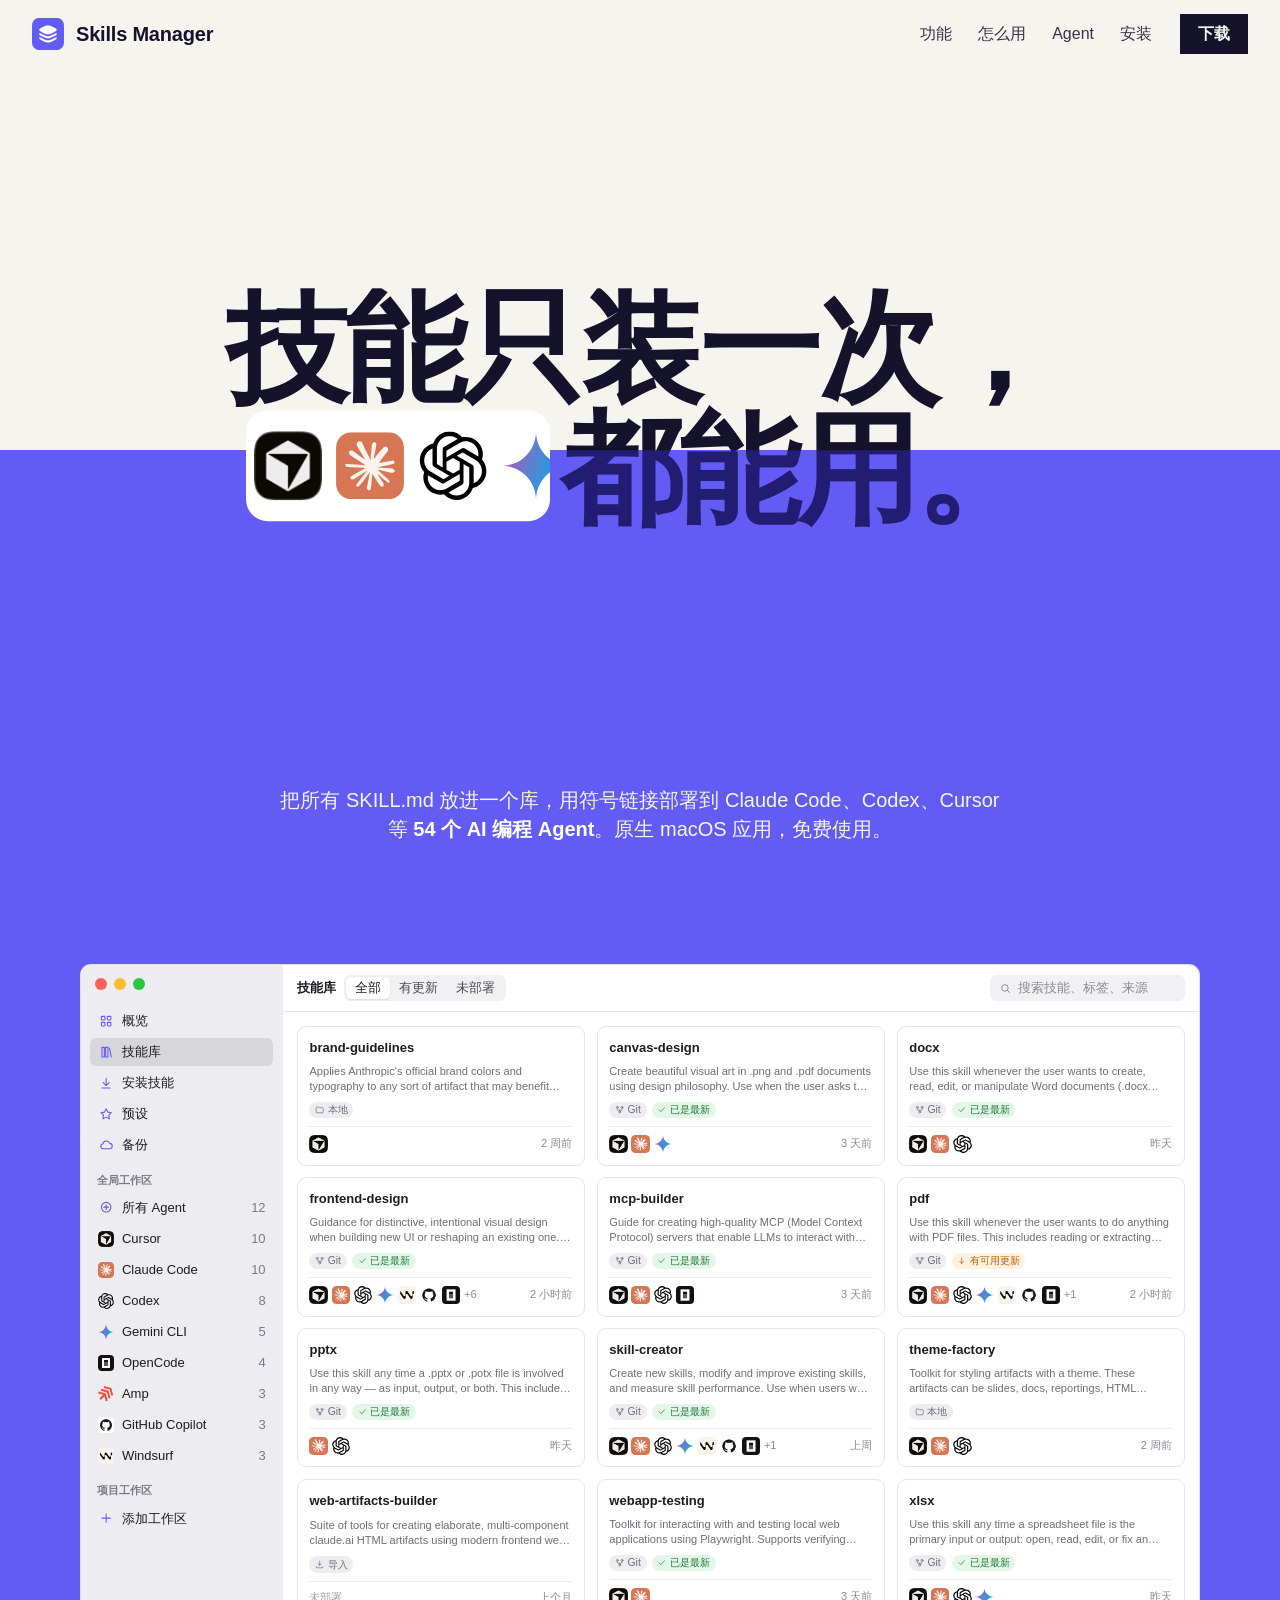
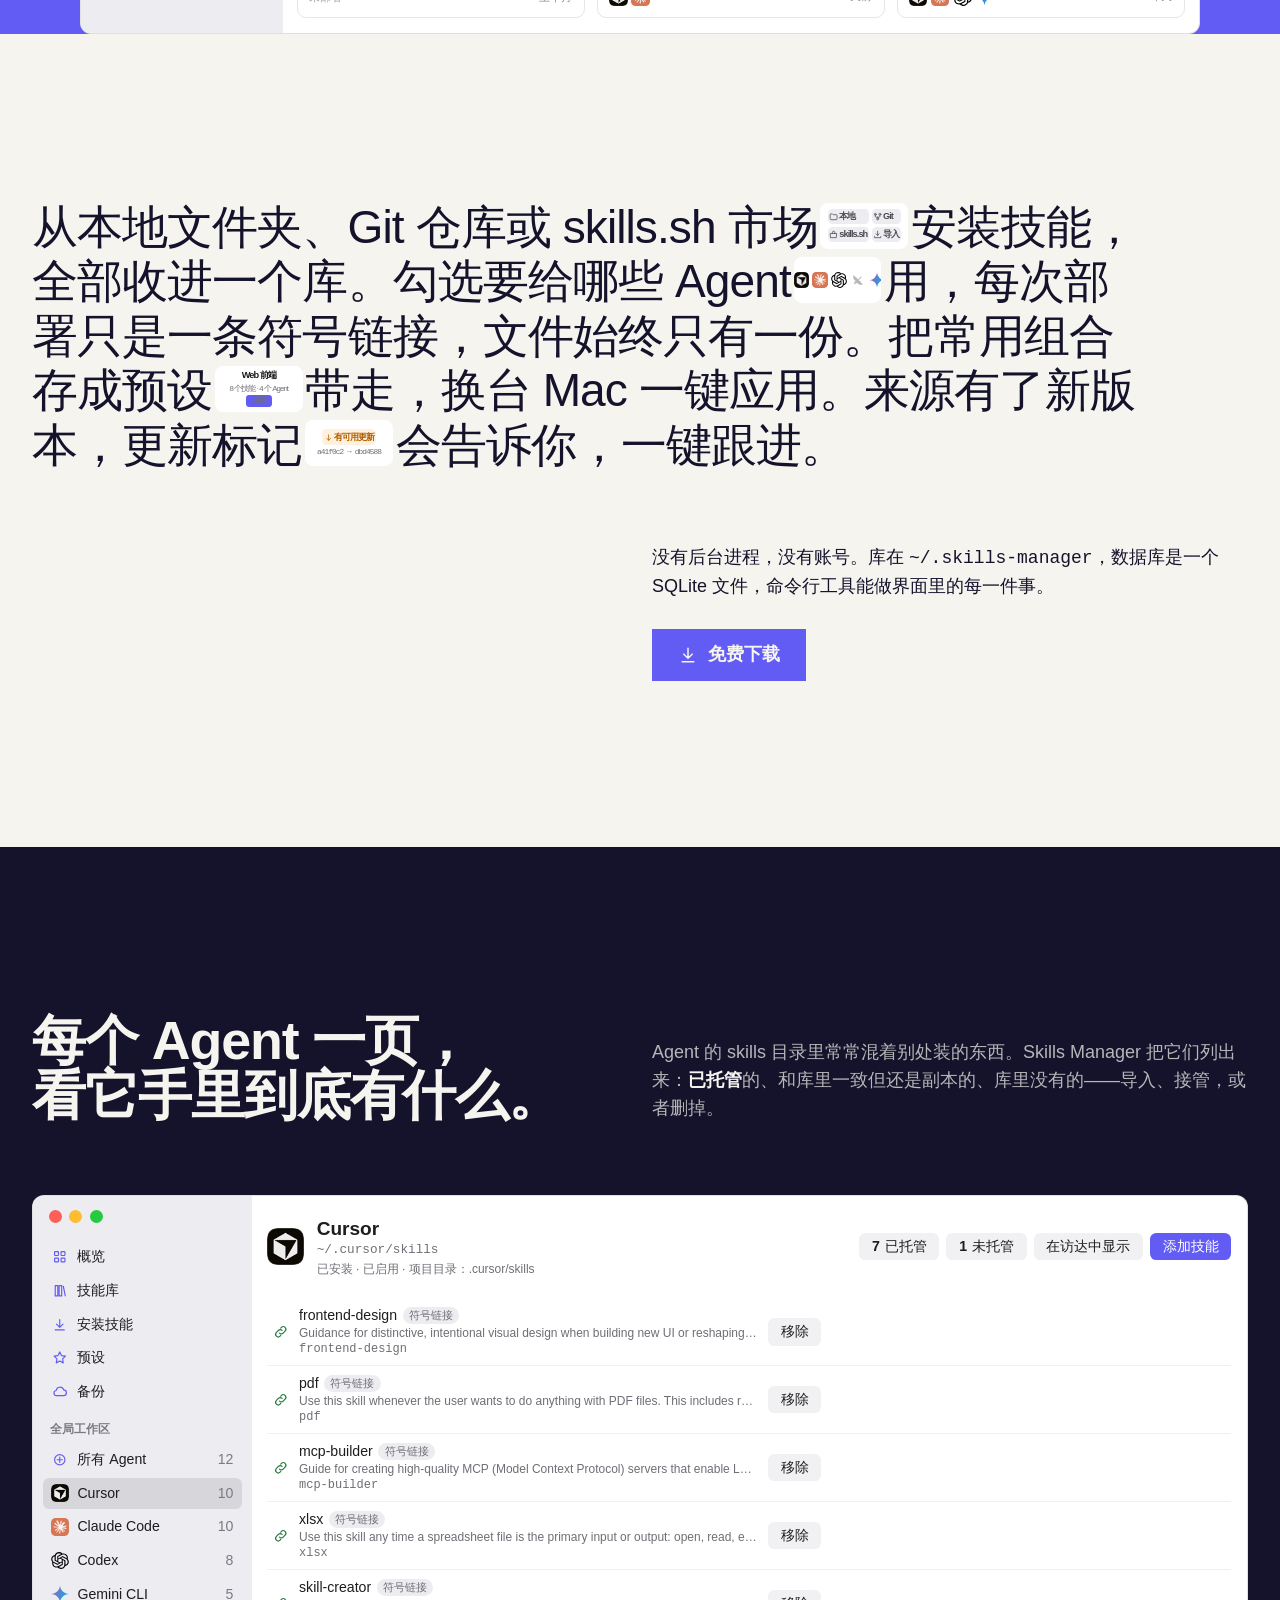
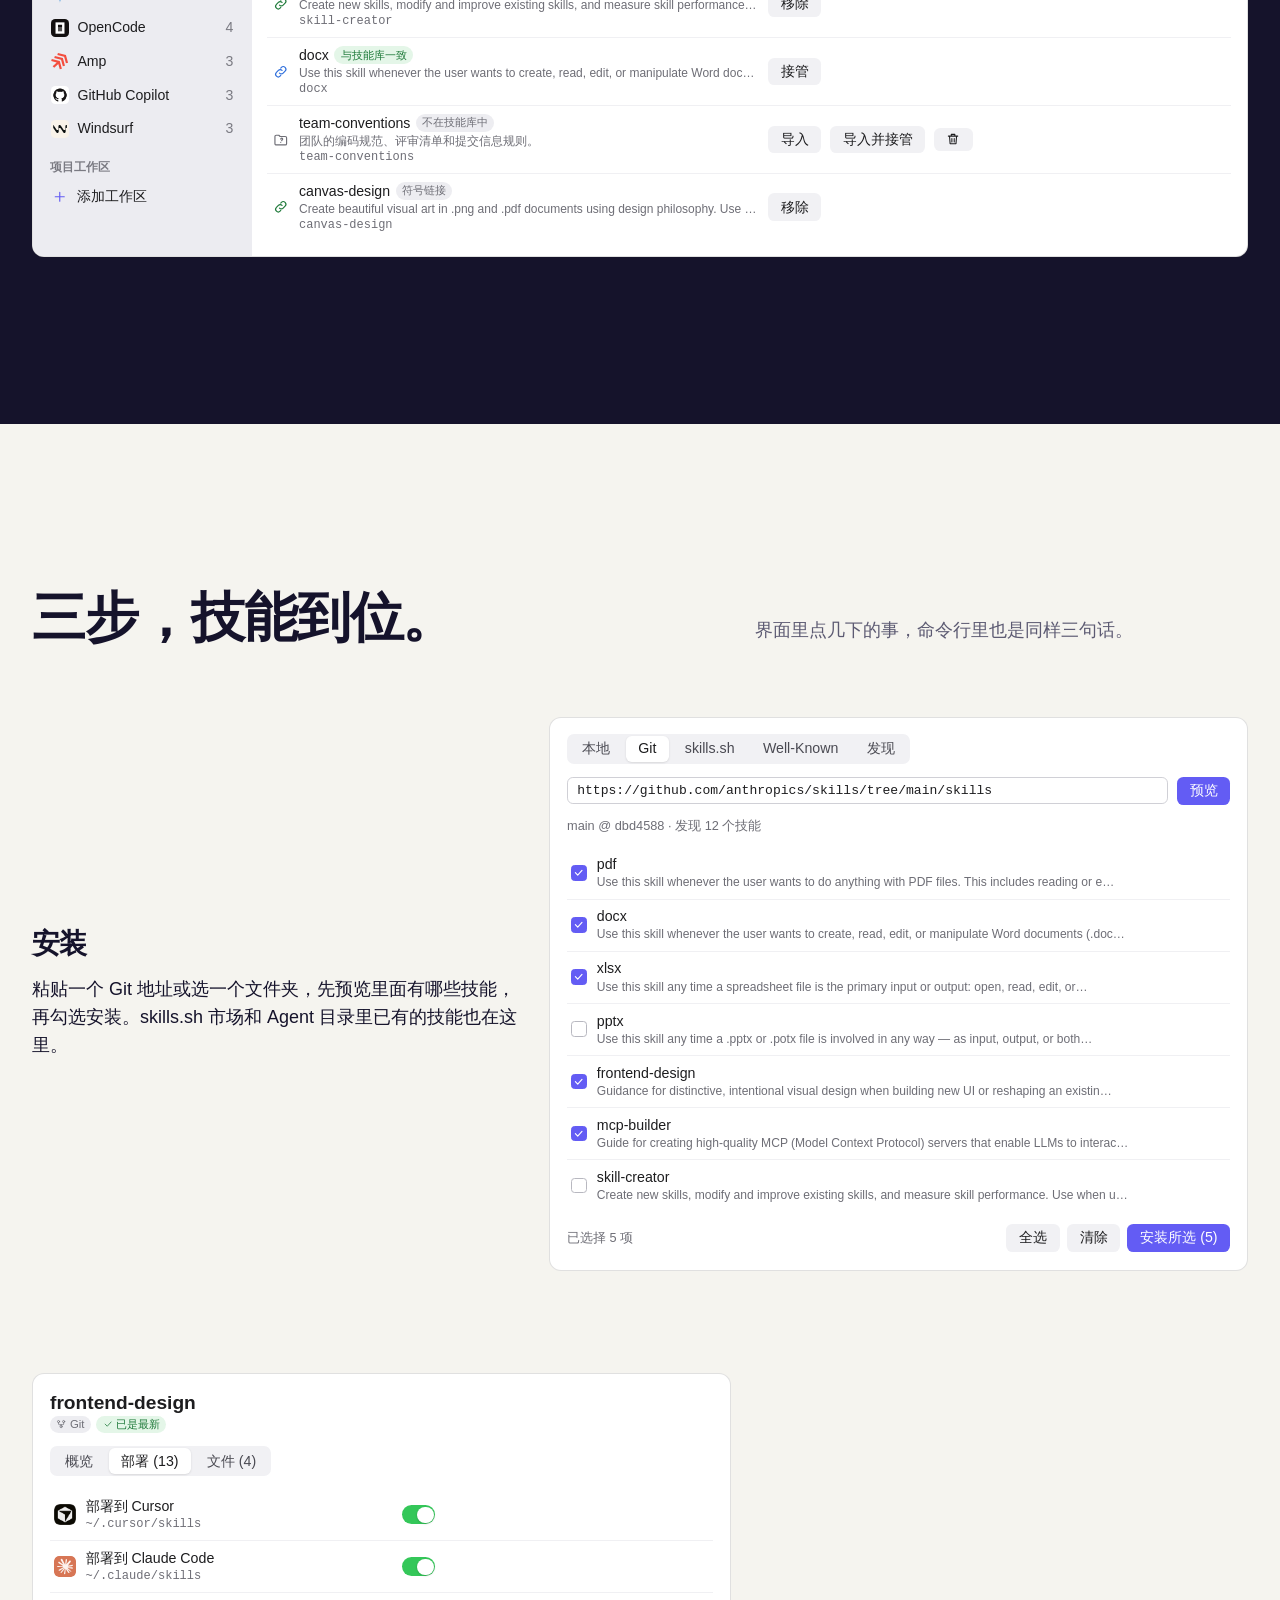
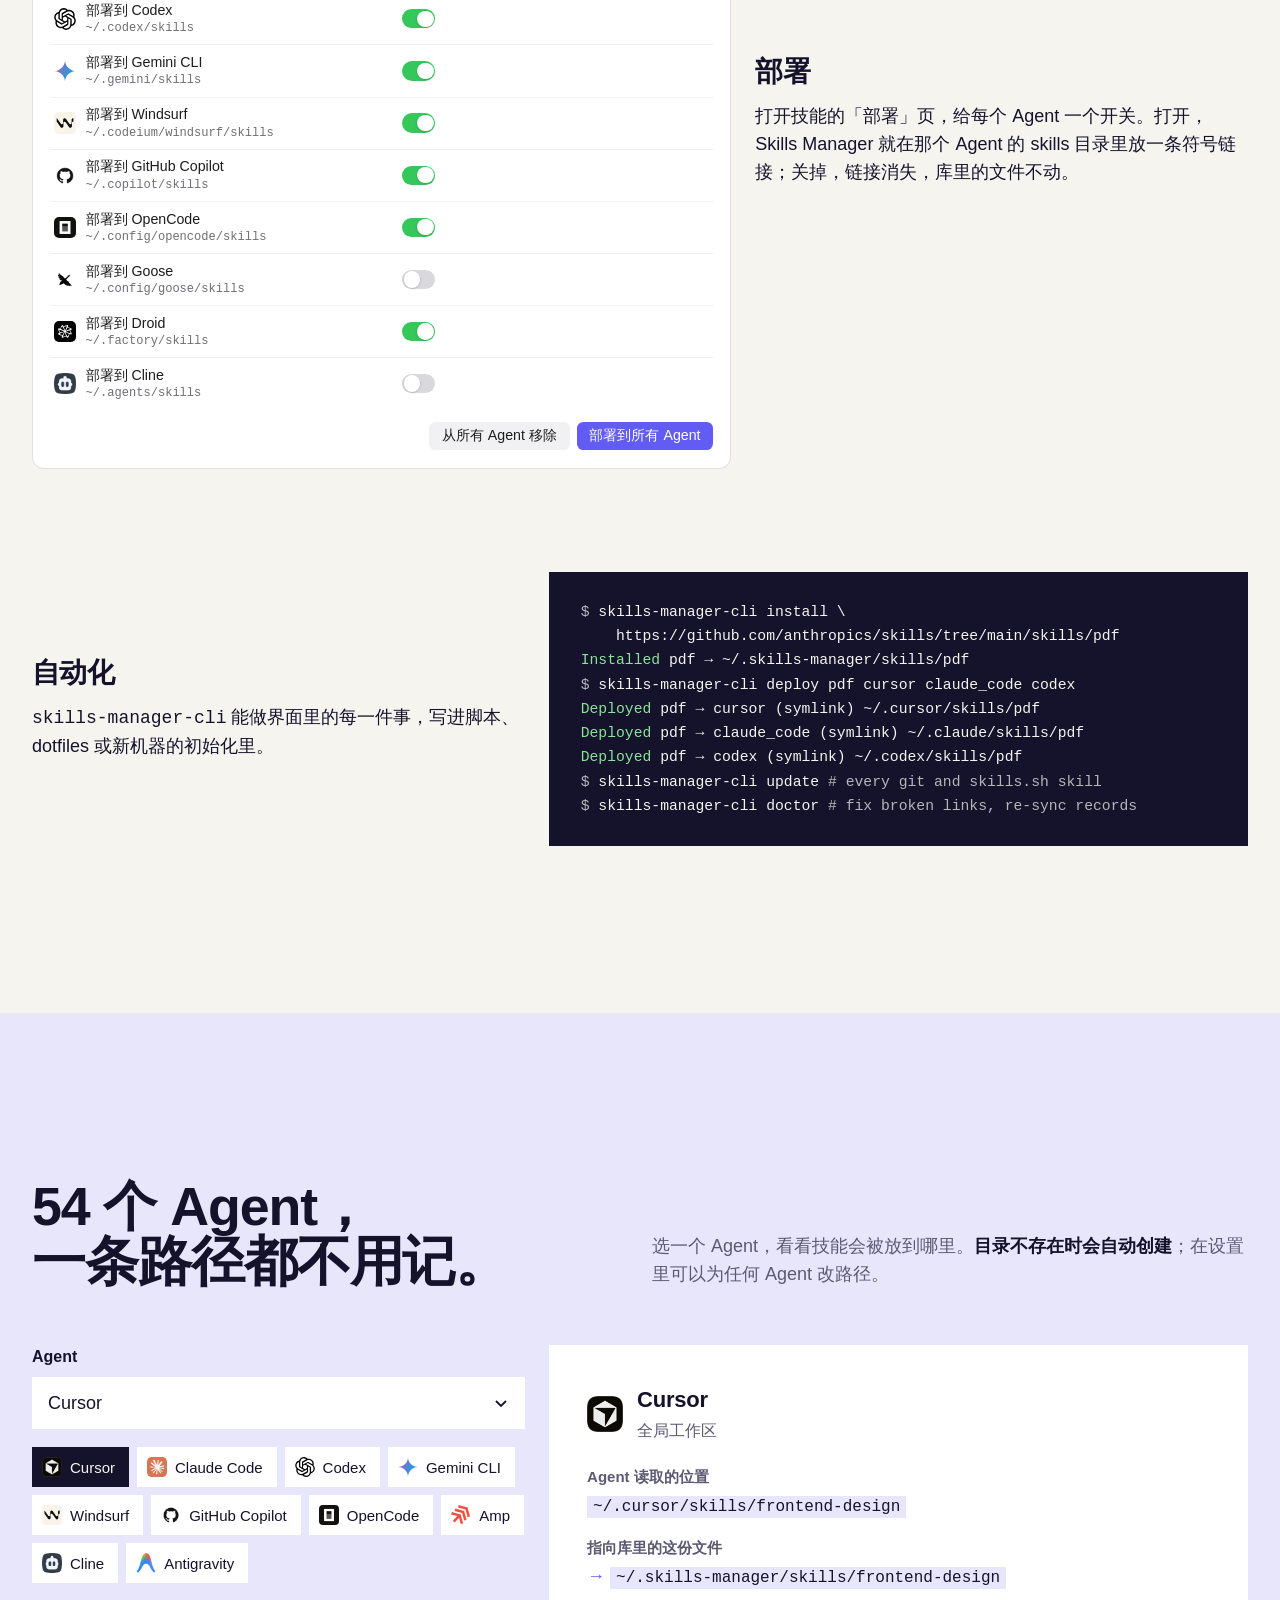
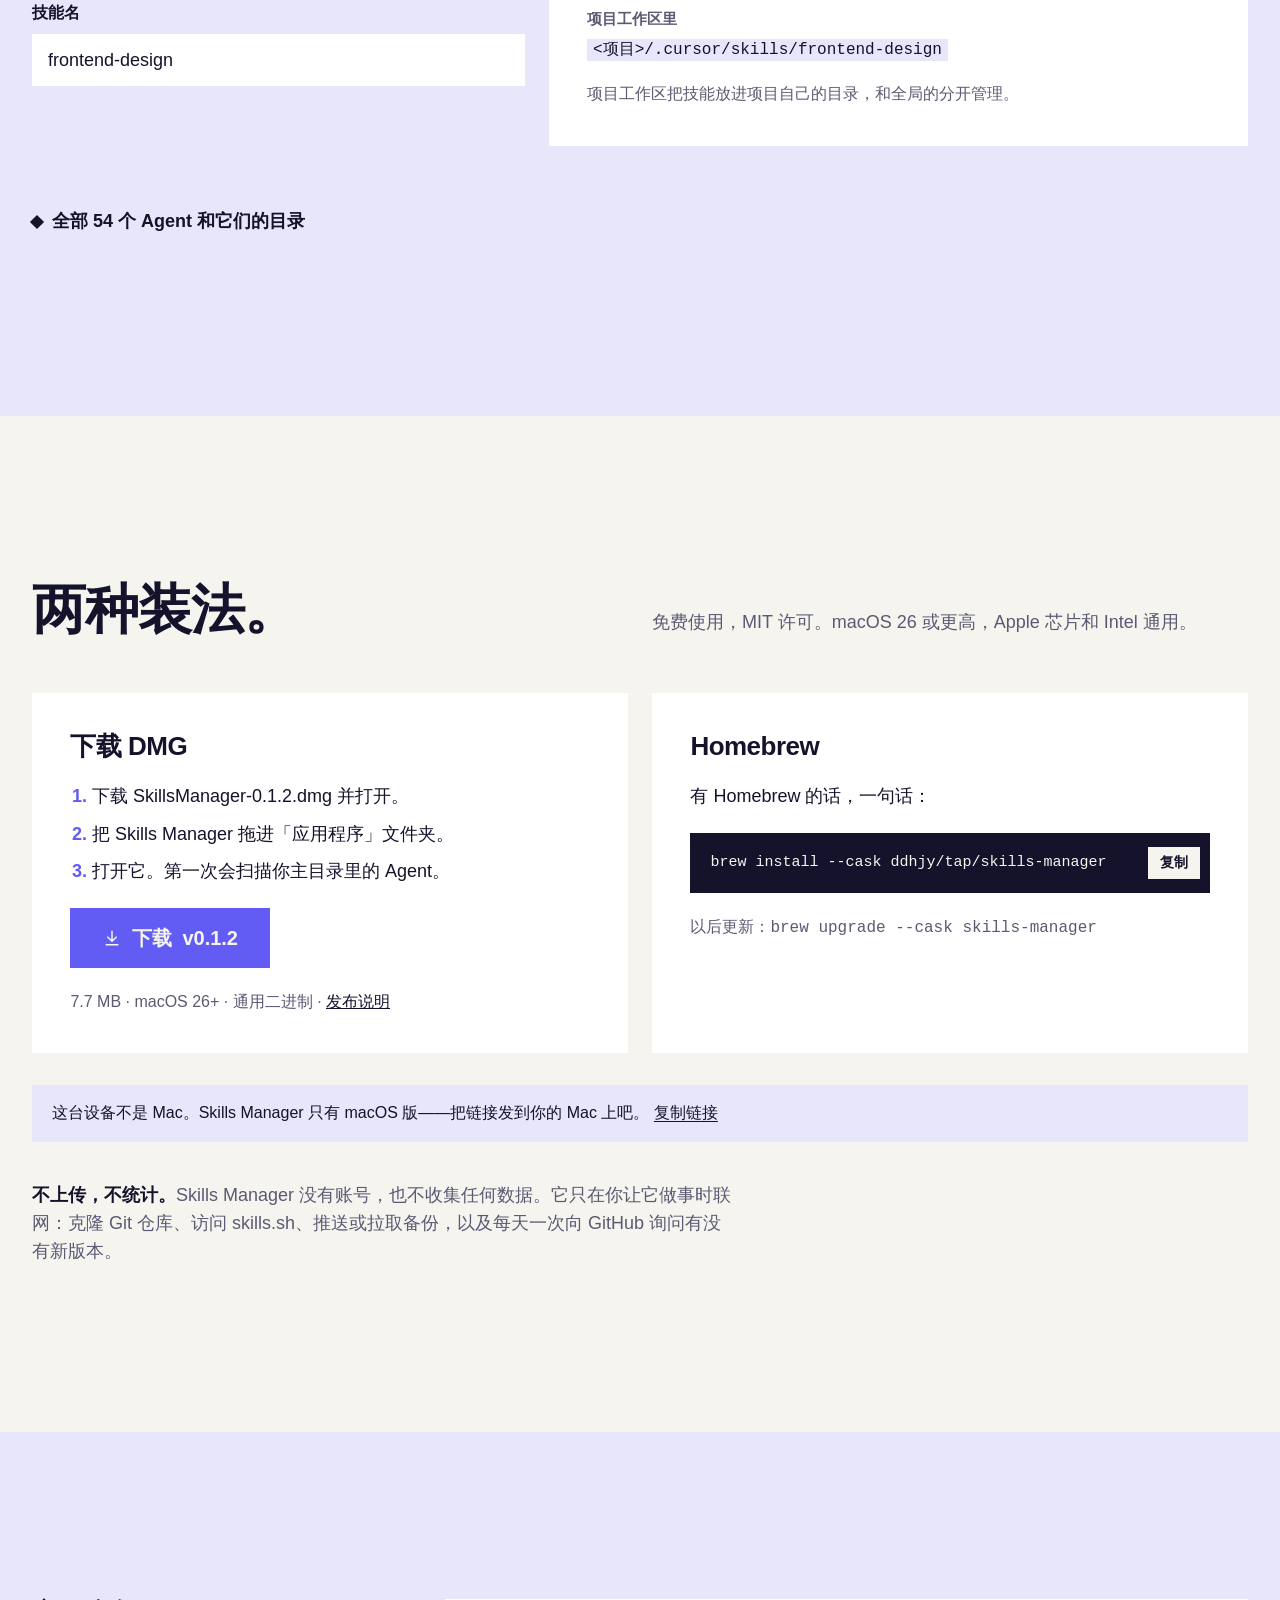
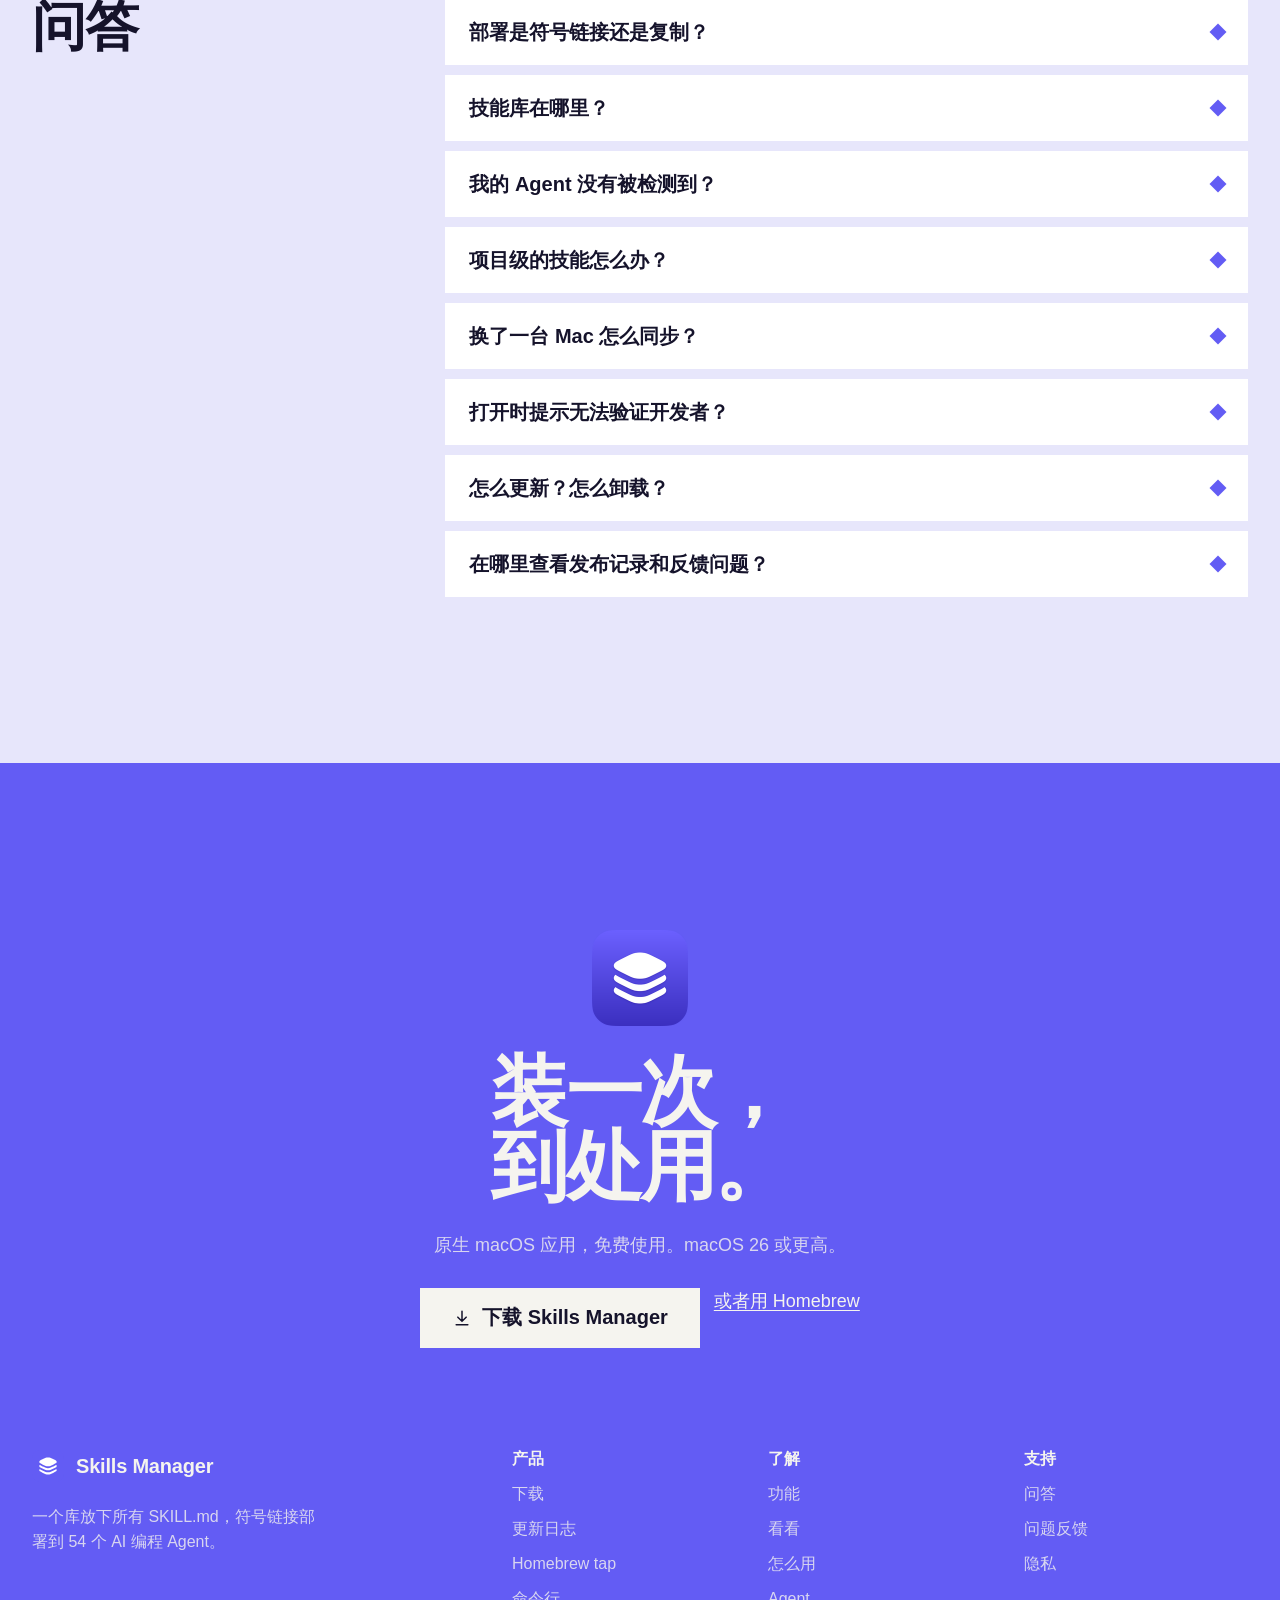
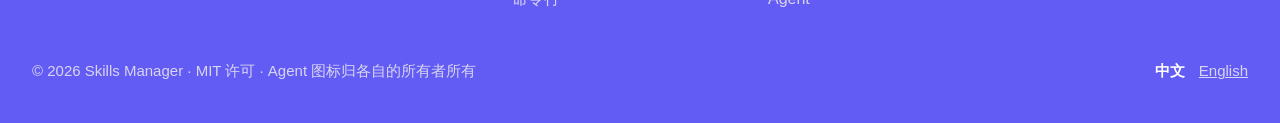
<file: index.html>
<!doctype html>
<html lang="zh-CN" class="no-js">
<head>
<meta charset="utf-8">
<meta name="viewport" content="width=device-width, initial-scale=1, viewport-fit=cover">
<title>Skills Manager — 技能只装一次，所有 Agent 都能用 · macOS</title>
<meta name="description" content="Skills Manager 是一个原生 macOS 应用：把 AI 编程 Agent 的技能（SKILL.md 文件夹）收进一个库，用符号链接部署到 Claude Code、Codex、Cursor、Gemini CLI 等 54 个 Agent。免费使用。">
<meta name="color-scheme" content="light">
<meta name="theme-color" content="#f5f4ef">
<meta name="application-name" content="Skills Manager">
<meta name="apple-mobile-web-app-title" content="Skills Manager">

<link rel="canonical" href="https://skillsmanager.suixinapp.com/">
<link rel="alternate" hreflang="zh-Hans" href="https://skillsmanager.suixinapp.com/">
<link rel="alternate" hreflang="en" href="https://skillsmanager.suixinapp.com/en/">
<link rel="alternate" hreflang="x-default" href="https://skillsmanager.suixinapp.com/">

<meta property="og:type" content="website">
<meta property="og:site_name" content="Skills Manager">
<meta property="og:locale" content="zh_CN">
<meta property="og:locale:alternate" content="en_US">
<meta property="og:title" content="Skills Manager — 技能只装一次，所有 Agent 都能用">
<meta property="og:description" content="一个库放下所有 SKILL.md，用符号链接部署到 54 个 AI 编程 Agent。原生 macOS 应用，免费使用。">
<meta property="og:url" content="https://skillsmanager.suixinapp.com/">
<meta property="og:image" content="https://skillsmanager.suixinapp.com/assets/img/og.png">
<meta property="og:image:width" content="1200">
<meta property="og:image:height" content="630">
<meta property="og:image:alt" content="Skills Manager：标题「技能只装一次，都能用」横跨米白和紫色两块色域，句子里嵌着一排 Agent 图标">
<meta name="twitter:card" content="summary_large_image">
<meta name="twitter:title" content="Skills Manager — 技能只装一次，所有 Agent 都能用">
<meta name="twitter:description" content="一个库放下所有 SKILL.md，用符号链接部署到 54 个 AI 编程 Agent。原生 macOS 应用，免费使用。">
<meta name="twitter:image" content="https://skillsmanager.suixinapp.com/assets/img/og.png">

<link rel="icon" href="assets/img/favicon.svg" type="image/svg+xml">
<link rel="icon" href="assets/img/favicon-32.png" type="image/png" sizes="32x32">
<link rel="apple-touch-icon" href="assets/img/apple-touch-icon.png">
<link rel="manifest" href="site.webmanifest">

<link rel="preload" href="assets/img/brand.svg" as="image" type="image/svg+xml">
<link rel="preconnect" href="https://api.github.com" crossorigin>
<link rel="stylesheet" href="assets/site.css">
<script src="assets/lang.js"></script>
<script src="assets/site.js" defer></script>
<script type="application/ld+json">
{
  "@context": "https://schema.org",
  "@type": "SoftwareApplication",
  "name": "Skills Manager",
  "operatingSystem": "macOS 26",
  "applicationCategory": "DeveloperApplication",
  "description": "原生 macOS 应用：把 AI 编程 Agent 的技能（SKILL.md 文件夹）收进一个库，用符号链接部署到 Claude Code、Codex、Cursor、Gemini CLI 等 54 个 Agent。",
  "softwareVersion": "0.1.2",
  "downloadUrl": "https://github.com/ddhjy/skills-manager-releases/releases/latest",
  "releaseNotes": "https://github.com/ddhjy/skills-manager-releases/releases",
  "offers": {
    "@type": "Offer",
    "price": "0",
    "priceCurrency": "USD"
  },
  "inLanguage": [
    "zh-Hans",
    "en"
  ],
  "image": "https://skillsmanager.suixinapp.com/assets/img/icon-512.png",
  "url": "https://skillsmanager.suixinapp.com/"
}
</script>
</head>
<body>
<a class="skip" href="#main">跳到正文</a>

<header class="site-header">
  <div class="container nav-bar">
    <a class="brand" href="./" aria-label="Skills Manager 首页">
      <img src="assets/img/brand.svg" width="32" height="32" alt="" decoding="async">
      <span>Skills Manager</span>
    </a>
    <nav class="nav-links" id="nav" aria-label="页面导航">
      <a href="#features">功能</a><a href="#how">怎么用</a><a href="#agents">Agent</a><a href="#install">安装</a>
    </nav>
    <div class="nav-actions">
      <a class="btn btn-sm" href="#install">下载</a>
      <button class="nav-toggle" type="button" aria-expanded="false" aria-controls="nav" aria-label="打开菜单">菜单</button>
    </div>
  </div>
</header>

<main id="main">
<section class="hero" aria-labelledby="hero-title">
  <div class="field field-top" data-field="paper"></div>
  <div class="field field-bottom" data-field="violet"></div>
  <div class="hero-title">
    <h1 id="hero-title"><span class="line">技能只装一次，</span><span class="line"><span class="slot" role="img" aria-label="所有 Agent"><span class="marquee" aria-hidden="true"><span class="track"><span class="tile"><img src="assets/img/agents/cursor.png" alt="" loading="lazy" decoding="async"></span><span class="tile"><img src="assets/img/agents/claude_code.svg" alt="" loading="lazy" decoding="async"></span><span class="tile"><img src="assets/img/agents/codex.svg" alt="" loading="lazy" decoding="async"></span><span class="tile"><img src="assets/img/agents/gemini_cli.svg" alt="" loading="lazy" decoding="async"></span><span class="tile"><img src="assets/img/agents/windsurf.svg" alt="" loading="lazy" decoding="async"></span><span class="tile"><img src="assets/img/agents/github_copilot.png" alt="" loading="lazy" decoding="async"></span><span class="tile"><img src="assets/img/agents/opencode.png" alt="" loading="lazy" decoding="async"></span><span class="tile"><img src="assets/img/agents/amp.svg" alt="" loading="lazy" decoding="async"></span><span class="tile"><img src="assets/img/agents/cline.png" alt="" loading="lazy" decoding="async"></span><span class="tile"><img src="assets/img/agents/antigravity.png" alt="" loading="lazy" decoding="async"></span><span class="tile"><img src="assets/img/agents/kilo_code.svg" alt="" loading="lazy" decoding="async"></span><span class="tile"><img src="assets/img/agents/roo_code.svg" alt="" loading="lazy" decoding="async"></span><span class="tile"><img src="assets/img/agents/goose.png" alt="" loading="lazy" decoding="async"></span><span class="tile"><img src="assets/img/agents/droid.svg" alt="" loading="lazy" decoding="async"></span><span class="tile"><img src="assets/img/agents/warp.svg" alt="" loading="lazy" decoding="async"></span><span class="tile"><img src="assets/img/agents/trae.svg" alt="" loading="lazy" decoding="async"></span><span class="tile"><img src="assets/img/agents/kiro.svg" alt="" loading="lazy" decoding="async"></span><span class="tile"><img src="assets/img/agents/qwen_code.png" alt="" loading="lazy" decoding="async"></span><span class="tile"><img src="assets/img/agents/zencoder.png" alt="" loading="lazy" decoding="async"></span><span class="tile"><img src="assets/img/agents/augment.svg" alt="" loading="lazy" decoding="async"></span><span class="tile"><img src="assets/img/agents/continue.png" alt="" loading="lazy" decoding="async"></span><span class="tile"><img src="assets/img/agents/junie.png" alt="" loading="lazy" decoding="async"></span><span class="tile"><img src="assets/img/agents/openhands.png" alt="" loading="lazy" decoding="async"></span><span class="tile"><img src="assets/img/agents/crush.png" alt="" loading="lazy" decoding="async"></span></span><span class="track"><span class="tile"><img src="assets/img/agents/cursor.png" alt="" loading="lazy" decoding="async"></span><span class="tile"><img src="assets/img/agents/claude_code.svg" alt="" loading="lazy" decoding="async"></span><span class="tile"><img src="assets/img/agents/codex.svg" alt="" loading="lazy" decoding="async"></span><span class="tile"><img src="assets/img/agents/gemini_cli.svg" alt="" loading="lazy" decoding="async"></span><span class="tile"><img src="assets/img/agents/windsurf.svg" alt="" loading="lazy" decoding="async"></span><span class="tile"><img src="assets/img/agents/github_copilot.png" alt="" loading="lazy" decoding="async"></span><span class="tile"><img src="assets/img/agents/opencode.png" alt="" loading="lazy" decoding="async"></span><span class="tile"><img src="assets/img/agents/amp.svg" alt="" loading="lazy" decoding="async"></span><span class="tile"><img src="assets/img/agents/cline.png" alt="" loading="lazy" decoding="async"></span><span class="tile"><img src="assets/img/agents/antigravity.png" alt="" loading="lazy" decoding="async"></span><span class="tile"><img src="assets/img/agents/kilo_code.svg" alt="" loading="lazy" decoding="async"></span><span class="tile"><img src="assets/img/agents/roo_code.svg" alt="" loading="lazy" decoding="async"></span><span class="tile"><img src="assets/img/agents/goose.png" alt="" loading="lazy" decoding="async"></span><span class="tile"><img src="assets/img/agents/droid.svg" alt="" loading="lazy" decoding="async"></span><span class="tile"><img src="assets/img/agents/warp.svg" alt="" loading="lazy" decoding="async"></span><span class="tile"><img src="assets/img/agents/trae.svg" alt="" loading="lazy" decoding="async"></span><span class="tile"><img src="assets/img/agents/kiro.svg" alt="" loading="lazy" decoding="async"></span><span class="tile"><img src="assets/img/agents/qwen_code.png" alt="" loading="lazy" decoding="async"></span><span class="tile"><img src="assets/img/agents/zencoder.png" alt="" loading="lazy" decoding="async"></span><span class="tile"><img src="assets/img/agents/augment.svg" alt="" loading="lazy" decoding="async"></span><span class="tile"><img src="assets/img/agents/continue.png" alt="" loading="lazy" decoding="async"></span><span class="tile"><img src="assets/img/agents/junie.png" alt="" loading="lazy" decoding="async"></span><span class="tile"><img src="assets/img/agents/openhands.png" alt="" loading="lazy" decoding="async"></span><span class="tile"><img src="assets/img/agents/crush.png" alt="" loading="lazy" decoding="async"></span></span></span></span>都能用。</span></h1>
  </div>
  <p class="hero-sub">把所有 SKILL.md 放进一个库，用符号链接部署到 Claude Code、Codex、Cursor 等 <strong>54 个 AI 编程 Agent</strong>。原生 macOS 应用，免费使用。</p>
</section>

<div class="stage" data-field="violet">
  <figure class="beat reveal"><div class="ui"><div class="win" data-ui role="img" aria-label="Skills Manager 主窗口：左侧是概览、技能库、安装、预设、备份和各个 Agent，右侧是技能库里的卡片，每张写着技能来自哪里、部署到了哪些 Agent"><div class="side"><div class="lights"><i></i><i></i><i></i></div><div class="row"><span class="sym"><svg viewBox="0 0 24 24" aria-hidden="true"><rect x="4" y="4" width="6" height="6" rx="1"/><rect x="14" y="4" width="6" height="6" rx="1"/><rect x="4" y="14" width="6" height="6" rx="1"/><rect x="14" y="14" width="6" height="6" rx="1"/></svg></span>概览</div><div class="row sel"><span class="sym"><svg viewBox="0 0 24 24" aria-hidden="true"><path d="M5 4h4v16H5zM11 4h4v16h-4zM17.5 5l3 15"/></svg></span>技能库</div><div class="row"><span class="sym"><svg viewBox="0 0 24 24" aria-hidden="true"><path d="M12 4v12m-5-5 5 5 5-5M5 20h14"/></svg></span>安装技能</div><div class="row"><span class="sym"><svg viewBox="0 0 24 24" aria-hidden="true"><path d="m12 3 2.7 5.6 6.1.9-4.4 4.3 1 6.1L12 17l-5.4 2.9 1-6.1-4.4-4.3 6.1-.9z"/></svg></span>预设</div><div class="row"><span class="sym"><svg viewBox="0 0 24 24" aria-hidden="true"><path d="M7 18a4 4 0 0 1-.6-7.95A6 6 0 0 1 18 9a4.5 4.5 0 0 1-.5 9z"/></svg></span>备份</div><div class="side-head">全局工作区</div><div class="row"><span class="sym"><svg viewBox="0 0 24 24" aria-hidden="true"><circle cx="12" cy="12" r="8"/><path d="M8 12h8M12 8v8"/></svg></span>所有 Agent<span class="n">12</span></div><div class="row"><img src="assets/img/agents/cursor.png" alt="" loading="lazy" decoding="async">Cursor<span class="n">10</span></div><div class="row"><img src="assets/img/agents/claude_code.svg" alt="" loading="lazy" decoding="async">Claude Code<span class="n">10</span></div><div class="row"><img src="assets/img/agents/codex.svg" alt="" loading="lazy" decoding="async">Codex<span class="n">8</span></div><div class="row"><img src="assets/img/agents/gemini_cli.svg" alt="" loading="lazy" decoding="async">Gemini CLI<span class="n">5</span></div><div class="row"><img src="assets/img/agents/opencode.png" alt="" loading="lazy" decoding="async">OpenCode<span class="n">4</span></div><div class="row"><img src="assets/img/agents/amp.svg" alt="" loading="lazy" decoding="async">Amp<span class="n">3</span></div><div class="row"><img src="assets/img/agents/github_copilot.png" alt="" loading="lazy" decoding="async">GitHub Copilot<span class="n">3</span></div><div class="row"><img src="assets/img/agents/windsurf.svg" alt="" loading="lazy" decoding="async">Windsurf<span class="n">3</span></div><div class="side-head">项目工作区</div><div class="row"><span class="sym"><svg viewBox="0 0 24 24" aria-hidden="true"><path d="M12 5v14M5 12h14"/></svg></span>添加工作区</div></div><div class="main"><div class="toolbar"><span class="title">技能库</span><span class="seg"><span class=on>全部</span><span>有更新</span><span>未部署</span></span><span class="search"><svg viewBox="0 0 24 24" aria-hidden="true"><circle cx="11" cy="11" r="6"/><path d="m20 20-4.5-4.5"/></svg>搜索技能、标签、来源</span></div><div class="content"><div class="cards"><div class="card"><div class="name">brand-guidelines</div><div class="desc">Applies Anthropic&#x27;s official brand colors and typography to any sort of artifact that may benefit from having Anthropic&#x27;s look-and-feel.</div><div class="badges"><span class="badge"><svg viewBox="0 0 24 24" aria-hidden="true"><path d="M3 7a2 2 0 0 1 2-2h4l2 2h8a2 2 0 0 1 2 2v9a2 2 0 0 1-2 2H5a2 2 0 0 1-2-2z"/></svg>本地</span></div><div class="hr"></div><div class="deployed"><img src="assets/img/agents/cursor.png" alt="" loading="lazy" decoding="async"><span class="when">2 周前</span></div></div><div class="card"><div class="name">canvas-design</div><div class="desc">Create beautiful visual art in .png and .pdf documents using design philosophy. Use when the user asks to create a poster, piece of art, design, or other static piece.</div><div class="badges"><span class="badge"><svg viewBox="0 0 24 24" aria-hidden="true"><circle cx="6" cy="6" r="2.5"/><circle cx="18" cy="6" r="2.5"/><circle cx="12" cy="18" r="2.5"/><path d="M6 8.5v3a2 2 0 0 0 2 2h8a2 2 0 0 0 2-2v-3M12 13.5v2"/></svg>Git</span><span class="badge ok"><svg viewBox="0 0 24 24" aria-hidden="true"><path d="m5 12 5 5 9-10"/></svg>已是最新</span></div><div class="hr"></div><div class="deployed"><img src="assets/img/agents/cursor.png" alt="" loading="lazy" decoding="async"><img src="assets/img/agents/claude_code.svg" alt="" loading="lazy" decoding="async"><img src="assets/img/agents/gemini_cli.svg" alt="" loading="lazy" decoding="async"><span class="when">3 天前</span></div></div><div class="card"><div class="name">docx</div><div class="desc">Use this skill whenever the user wants to create, read, edit, or manipulate Word documents (.docx files) or Word templates (.dotx files).</div><div class="badges"><span class="badge"><svg viewBox="0 0 24 24" aria-hidden="true"><circle cx="6" cy="6" r="2.5"/><circle cx="18" cy="6" r="2.5"/><circle cx="12" cy="18" r="2.5"/><path d="M6 8.5v3a2 2 0 0 0 2 2h8a2 2 0 0 0 2-2v-3M12 13.5v2"/></svg>Git</span><span class="badge ok"><svg viewBox="0 0 24 24" aria-hidden="true"><path d="m5 12 5 5 9-10"/></svg>已是最新</span></div><div class="hr"></div><div class="deployed"><img src="assets/img/agents/cursor.png" alt="" loading="lazy" decoding="async"><img src="assets/img/agents/claude_code.svg" alt="" loading="lazy" decoding="async"><img src="assets/img/agents/codex.svg" alt="" loading="lazy" decoding="async"><span class="when">昨天</span></div></div><div class="card"><div class="name">frontend-design</div><div class="desc">Guidance for distinctive, intentional visual design when building new UI or reshaping an existing one. Helps with aesthetic direction, typography, and making choices that don&#x27;t read as templated defaults.</div><div class="badges"><span class="badge"><svg viewBox="0 0 24 24" aria-hidden="true"><circle cx="6" cy="6" r="2.5"/><circle cx="18" cy="6" r="2.5"/><circle cx="12" cy="18" r="2.5"/><path d="M6 8.5v3a2 2 0 0 0 2 2h8a2 2 0 0 0 2-2v-3M12 13.5v2"/></svg>Git</span><span class="badge ok"><svg viewBox="0 0 24 24" aria-hidden="true"><path d="m5 12 5 5 9-10"/></svg>已是最新</span></div><div class="hr"></div><div class="deployed"><img src="assets/img/agents/cursor.png" alt="" loading="lazy" decoding="async"><img src="assets/img/agents/claude_code.svg" alt="" loading="lazy" decoding="async"><img src="assets/img/agents/codex.svg" alt="" loading="lazy" decoding="async"><img src="assets/img/agents/gemini_cli.svg" alt="" loading="lazy" decoding="async"><img src="assets/img/agents/windsurf.svg" alt="" loading="lazy" decoding="async"><img src="assets/img/agents/github_copilot.png" alt="" loading="lazy" decoding="async"><img src="assets/img/agents/opencode.png" alt="" loading="lazy" decoding="async"><span class="more">+6</span><span class="when">2 小时前</span></div></div><div class="card"><div class="name">mcp-builder</div><div class="desc">Guide for creating high-quality MCP (Model Context Protocol) servers that enable LLMs to interact with external services through well-designed tools.</div><div class="badges"><span class="badge"><svg viewBox="0 0 24 24" aria-hidden="true"><circle cx="6" cy="6" r="2.5"/><circle cx="18" cy="6" r="2.5"/><circle cx="12" cy="18" r="2.5"/><path d="M6 8.5v3a2 2 0 0 0 2 2h8a2 2 0 0 0 2-2v-3M12 13.5v2"/></svg>Git</span><span class="badge ok"><svg viewBox="0 0 24 24" aria-hidden="true"><path d="m5 12 5 5 9-10"/></svg>已是最新</span></div><div class="hr"></div><div class="deployed"><img src="assets/img/agents/cursor.png" alt="" loading="lazy" decoding="async"><img src="assets/img/agents/claude_code.svg" alt="" loading="lazy" decoding="async"><img src="assets/img/agents/codex.svg" alt="" loading="lazy" decoding="async"><img src="assets/img/agents/opencode.png" alt="" loading="lazy" decoding="async"><span class="when">3 天前</span></div></div><div class="card"><div class="name">pdf</div><div class="desc">Use this skill whenever the user wants to do anything with PDF files. This includes reading or extracting text/tables from PDFs, combining or merging multiple PDFs into one, splitting PDFs apart, rotating pages, adding watermarks…</div><div class="badges"><span class="badge"><svg viewBox="0 0 24 24" aria-hidden="true"><circle cx="6" cy="6" r="2.5"/><circle cx="18" cy="6" r="2.5"/><circle cx="12" cy="18" r="2.5"/><path d="M6 8.5v3a2 2 0 0 0 2 2h8a2 2 0 0 0 2-2v-3M12 13.5v2"/></svg>Git</span><span class="badge up"><svg viewBox="0 0 24 24" aria-hidden="true"><path d="M12 5v14m-5-5 5 5 5-5"/></svg>有可用更新</span></div><div class="hr"></div><div class="deployed"><img src="assets/img/agents/cursor.png" alt="" loading="lazy" decoding="async"><img src="assets/img/agents/claude_code.svg" alt="" loading="lazy" decoding="async"><img src="assets/img/agents/codex.svg" alt="" loading="lazy" decoding="async"><img src="assets/img/agents/gemini_cli.svg" alt="" loading="lazy" decoding="async"><img src="assets/img/agents/windsurf.svg" alt="" loading="lazy" decoding="async"><img src="assets/img/agents/github_copilot.png" alt="" loading="lazy" decoding="async"><img src="assets/img/agents/opencode.png" alt="" loading="lazy" decoding="async"><span class="more">+1</span><span class="when">2 小时前</span></div></div><div class="card"><div class="name">pptx</div><div class="desc">Use this skill any time a .pptx or .potx file is involved in any way — as input, output, or both. This includes creating slide decks, pitch decks, or presentations.</div><div class="badges"><span class="badge"><svg viewBox="0 0 24 24" aria-hidden="true"><circle cx="6" cy="6" r="2.5"/><circle cx="18" cy="6" r="2.5"/><circle cx="12" cy="18" r="2.5"/><path d="M6 8.5v3a2 2 0 0 0 2 2h8a2 2 0 0 0 2-2v-3M12 13.5v2"/></svg>Git</span><span class="badge ok"><svg viewBox="0 0 24 24" aria-hidden="true"><path d="m5 12 5 5 9-10"/></svg>已是最新</span></div><div class="hr"></div><div class="deployed"><img src="assets/img/agents/claude_code.svg" alt="" loading="lazy" decoding="async"><img src="assets/img/agents/codex.svg" alt="" loading="lazy" decoding="async"><span class="when">昨天</span></div></div><div class="card"><div class="name">skill-creator</div><div class="desc">Create new skills, modify and improve existing skills, and measure skill performance. Use when users want to create a skill from scratch, edit, or optimize an existing skill.</div><div class="badges"><span class="badge"><svg viewBox="0 0 24 24" aria-hidden="true"><circle cx="6" cy="6" r="2.5"/><circle cx="18" cy="6" r="2.5"/><circle cx="12" cy="18" r="2.5"/><path d="M6 8.5v3a2 2 0 0 0 2 2h8a2 2 0 0 0 2-2v-3M12 13.5v2"/></svg>Git</span><span class="badge ok"><svg viewBox="0 0 24 24" aria-hidden="true"><path d="m5 12 5 5 9-10"/></svg>已是最新</span></div><div class="hr"></div><div class="deployed"><img src="assets/img/agents/cursor.png" alt="" loading="lazy" decoding="async"><img src="assets/img/agents/claude_code.svg" alt="" loading="lazy" decoding="async"><img src="assets/img/agents/codex.svg" alt="" loading="lazy" decoding="async"><img src="assets/img/agents/gemini_cli.svg" alt="" loading="lazy" decoding="async"><img src="assets/img/agents/windsurf.svg" alt="" loading="lazy" decoding="async"><img src="assets/img/agents/github_copilot.png" alt="" loading="lazy" decoding="async"><img src="assets/img/agents/opencode.png" alt="" loading="lazy" decoding="async"><span class="more">+1</span><span class="when">上周</span></div></div><div class="card"><div class="name">theme-factory</div><div class="desc">Toolkit for styling artifacts with a theme. These artifacts can be slides, docs, reportings, HTML landing pages, etc. There are 10 pre-set themes with colors/fonts.</div><div class="badges"><span class="badge"><svg viewBox="0 0 24 24" aria-hidden="true"><path d="M3 7a2 2 0 0 1 2-2h4l2 2h8a2 2 0 0 1 2 2v9a2 2 0 0 1-2 2H5a2 2 0 0 1-2-2z"/></svg>本地</span></div><div class="hr"></div><div class="deployed"><img src="assets/img/agents/cursor.png" alt="" loading="lazy" decoding="async"><img src="assets/img/agents/claude_code.svg" alt="" loading="lazy" decoding="async"><img src="assets/img/agents/codex.svg" alt="" loading="lazy" decoding="async"><span class="when">2 周前</span></div></div><div class="card"><div class="name">web-artifacts-builder</div><div class="desc">Suite of tools for creating elaborate, multi-component claude.ai HTML artifacts using modern frontend web technologies (React, Tailwind CSS, shadcn/ui).</div><div class="badges"><span class="badge"><svg viewBox="0 0 24 24" aria-hidden="true"><path d="M12 3v11m-4-4 4 4 4-4M4 17v3h16v-3"/></svg>导入</span></div><div class="hr"></div><div class="deployed"><span class="none">未部署</span><span class="when">上个月</span></div></div><div class="card"><div class="name">webapp-testing</div><div class="desc">Toolkit for interacting with and testing local web applications using Playwright. Supports verifying frontend functionality, debugging UI behavior, capturing browser screenshots.</div><div class="badges"><span class="badge"><svg viewBox="0 0 24 24" aria-hidden="true"><circle cx="6" cy="6" r="2.5"/><circle cx="18" cy="6" r="2.5"/><circle cx="12" cy="18" r="2.5"/><path d="M6 8.5v3a2 2 0 0 0 2 2h8a2 2 0 0 0 2-2v-3M12 13.5v2"/></svg>Git</span><span class="badge ok"><svg viewBox="0 0 24 24" aria-hidden="true"><path d="m5 12 5 5 9-10"/></svg>已是最新</span></div><div class="hr"></div><div class="deployed"><img src="assets/img/agents/cursor.png" alt="" loading="lazy" decoding="async"><img src="assets/img/agents/claude_code.svg" alt="" loading="lazy" decoding="async"><span class="when">3 天前</span></div></div><div class="card"><div class="name">xlsx</div><div class="desc">Use this skill any time a spreadsheet file is the primary input or output: open, read, edit, or fix an existing .xlsx, .xlsm, .xltx, .csv, or .tsv file.</div><div class="badges"><span class="badge"><svg viewBox="0 0 24 24" aria-hidden="true"><circle cx="6" cy="6" r="2.5"/><circle cx="18" cy="6" r="2.5"/><circle cx="12" cy="18" r="2.5"/><path d="M6 8.5v3a2 2 0 0 0 2 2h8a2 2 0 0 0 2-2v-3M12 13.5v2"/></svg>Git</span><span class="badge ok"><svg viewBox="0 0 24 24" aria-hidden="true"><path d="m5 12 5 5 9-10"/></svg>已是最新</span></div><div class="hr"></div><div class="deployed"><img src="assets/img/agents/cursor.png" alt="" loading="lazy" decoding="async"><img src="assets/img/agents/claude_code.svg" alt="" loading="lazy" decoding="async"><img src="assets/img/agents/codex.svg" alt="" loading="lazy" decoding="async"><img src="assets/img/agents/gemini_cli.svg" alt="" loading="lazy" decoding="async"><span class="when">昨天</span></div></div></div></div></div></div></div></figure>
</div>

<section id="features" class="section features grid" data-field="paper">
  <h2 class="sr-only">功能一览</h2>
  <p class="statement">从本地文件夹、Git 仓库或 skills.sh 市场<span class="pslot"><span class="frag" data-ui role="img" aria-label="来源标记：本地、Git、skills.sh、导入"><span class="srcs"><span class="mini"><svg viewBox="0 0 24 24" aria-hidden="true"><path d="M3 7a2 2 0 0 1 2-2h4l2 2h8a2 2 0 0 1 2 2v9a2 2 0 0 1-2 2H5a2 2 0 0 1-2-2z"/></svg>本地</span><span class="mini"><svg viewBox="0 0 24 24" aria-hidden="true"><circle cx="6" cy="6" r="2.5"/><circle cx="18" cy="6" r="2.5"/><circle cx="12" cy="18" r="2.5"/><path d="M6 8.5v3a2 2 0 0 0 2 2h8a2 2 0 0 0 2-2v-3M12 13.5v2"/></svg>Git</span><span class="mini"><svg viewBox="0 0 24 24" aria-hidden="true"><path d="M4 9h16l-1 11H5zM9 9V6a3 3 0 0 1 6 0v3"/></svg>skills.sh</span><span class="mini"><svg viewBox="0 0 24 24" aria-hidden="true"><path d="M12 3v11m-4-4 4 4 4-4M4 17v3h16v-3"/></svg>导入</span></span></span></span>安装技能，全部收进一个库。勾选要给哪些 Agent<span class="pslot"><span class="frag" data-ui role="img" aria-label="一排 Agent 图标，有的亮着有的暗着"><span class="ics"><img src="assets/img/agents/cursor.png" alt="" loading="lazy" decoding="async"><img src="assets/img/agents/claude_code.svg" alt="" loading="lazy" decoding="async"><img src="assets/img/agents/codex.svg" alt="" loading="lazy" decoding="async"><img src="assets/img/agents/goose.png" alt="" class="off" loading="lazy" decoding="async"><img src="assets/img/agents/gemini_cli.svg" alt="" loading="lazy" decoding="async"><img src="assets/img/agents/cline.png" alt="" class="off" loading="lazy" decoding="async"></span></span></span>用，每次部署只是一条符号链接，文件始终只有一份。把常用组合存成预设<span class="pslot"><span class="frag" data-ui role="img" aria-label="一个预设和它的「应用」按钮"><span class="preset"><b>Web 前端</b><span>8 个技能 · 4 个 Agent</span><span class="pb">应用</span></span></span></span>带走，换台 Mac 一键应用。来源有了新版本，更新标记<span class="pslot"><span class="frag" data-ui role="img" aria-label="「有可用更新」标记和前后两个修订号"><span class="updates"><span class="mini up"><svg viewBox="0 0 24 24" aria-hidden="true"><path d="M12 5v14m-5-5 5 5 5-5"/></svg>有可用更新</span><span class="ver">a41f0c2 → dbd4588</span></span></span></span>会告诉你，一键跟进。</p>
  <div class="features-foot">
    <p>没有后台进程，没有账号。库在 <code>~/.skills-manager</code>，数据库是一个 SQLite 文件，命令行工具能做界面里的每一件事。</p>
    <a class="btn btn-violet" href="#install"><svg viewBox="0 0 24 24" aria-hidden="true" class="i"><path d="M12 4v12m-5-5 5 5 5-5M5 20h14"/></svg>免费下载</a>
  </div>
</section>

<section id="showcase" class="section showcase grid on-ink" data-field="ink">
  <h2>每个 Agent 一页，看它手里到底有什么。</h2>
  <div class="lede"><p>Agent 的 skills 目录里常常混着别处装的东西。Skills Manager 把它们列出来：<strong>已托管</strong>的、和库里一致但还是副本的、库里没有的——导入、接管，或者删掉。</p></div>
  <figure class="proof reveal"><div class="ui"><div class="win" data-ui role="img" aria-label="Skills Manager 里 Cursor 的页面：顶部是 Cursor 的图标、路径 ~/.cursor/skills 和「已托管 / 未托管」计数，下面每行一个技能，标着符号链接、与技能库一致或不在技能库中，右侧是移除、接管、导入等按钮"><div class="side"><div class="lights"><i></i><i></i><i></i></div><div class="row"><span class="sym"><svg viewBox="0 0 24 24" aria-hidden="true"><rect x="4" y="4" width="6" height="6" rx="1"/><rect x="14" y="4" width="6" height="6" rx="1"/><rect x="4" y="14" width="6" height="6" rx="1"/><rect x="14" y="14" width="6" height="6" rx="1"/></svg></span>概览</div><div class="row"><span class="sym"><svg viewBox="0 0 24 24" aria-hidden="true"><path d="M5 4h4v16H5zM11 4h4v16h-4zM17.5 5l3 15"/></svg></span>技能库</div><div class="row"><span class="sym"><svg viewBox="0 0 24 24" aria-hidden="true"><path d="M12 4v12m-5-5 5 5 5-5M5 20h14"/></svg></span>安装技能</div><div class="row"><span class="sym"><svg viewBox="0 0 24 24" aria-hidden="true"><path d="m12 3 2.7 5.6 6.1.9-4.4 4.3 1 6.1L12 17l-5.4 2.9 1-6.1-4.4-4.3 6.1-.9z"/></svg></span>预设</div><div class="row"><span class="sym"><svg viewBox="0 0 24 24" aria-hidden="true"><path d="M7 18a4 4 0 0 1-.6-7.95A6 6 0 0 1 18 9a4.5 4.5 0 0 1-.5 9z"/></svg></span>备份</div><div class="side-head">全局工作区</div><div class="row"><span class="sym"><svg viewBox="0 0 24 24" aria-hidden="true"><circle cx="12" cy="12" r="8"/><path d="M8 12h8M12 8v8"/></svg></span>所有 Agent<span class="n">12</span></div><div class="row sel"><img src="assets/img/agents/cursor.png" alt="" loading="lazy" decoding="async">Cursor<span class="n">10</span></div><div class="row"><img src="assets/img/agents/claude_code.svg" alt="" loading="lazy" decoding="async">Claude Code<span class="n">10</span></div><div class="row"><img src="assets/img/agents/codex.svg" alt="" loading="lazy" decoding="async">Codex<span class="n">8</span></div><div class="row"><img src="assets/img/agents/gemini_cli.svg" alt="" loading="lazy" decoding="async">Gemini CLI<span class="n">5</span></div><div class="row"><img src="assets/img/agents/opencode.png" alt="" loading="lazy" decoding="async">OpenCode<span class="n">4</span></div><div class="row"><img src="assets/img/agents/amp.svg" alt="" loading="lazy" decoding="async">Amp<span class="n">3</span></div><div class="row"><img src="assets/img/agents/github_copilot.png" alt="" loading="lazy" decoding="async">GitHub Copilot<span class="n">3</span></div><div class="row"><img src="assets/img/agents/windsurf.svg" alt="" loading="lazy" decoding="async">Windsurf<span class="n">3</span></div><div class="side-head">项目工作区</div><div class="row"><span class="sym"><svg viewBox="0 0 24 24" aria-hidden="true"><path d="M12 5v14M5 12h14"/></svg></span>添加工作区</div></div><div class="main"><div class="content"><div class="page-head"><img src="assets/img/agents/cursor.png" alt="" loading="lazy" decoding="async"><div><div class="h">Cursor</div><div class="p">~/.cursor/skills</div><div class="m">已安装 · 已启用 · 项目目录：.cursor/skills</div></div><div class="btns"><span class="b"><b>7</b> 已托管</span><span class="b"><b>1</b> 未托管</span><span class="b">在访达中显示</span><span class="b pri">添加技能</span></div></div><div class="list"><div class="item"><span class="sym" style="color:#1f7a3a"><svg viewBox="0 0 24 24" aria-hidden="true"><path d="M10 14a4 4 0 0 0 5.7 0l3-3a4 4 0 0 0-5.7-5.7l-1 1M14 10a4 4 0 0 0-5.7 0l-3 3a4 4 0 0 0 5.7 5.7l1-1"/></svg></span><div><div class="t">frontend-design <span class="badge">符号链接</span></div><div class="s">Guidance for distinctive, intentional visual design when building new UI or reshaping an existing one. Helps with aesthetic direction, typography, and making choices that don&#x27;t read as templated defaults.</div><div class="s mono">frontend-design</div></div><div class="r"><span class="b">移除</span></div></div><div class="item"><span class="sym" style="color:#1f7a3a"><svg viewBox="0 0 24 24" aria-hidden="true"><path d="M10 14a4 4 0 0 0 5.7 0l3-3a4 4 0 0 0-5.7-5.7l-1 1M14 10a4 4 0 0 0-5.7 0l-3 3a4 4 0 0 0 5.7 5.7l1-1"/></svg></span><div><div class="t">pdf <span class="badge">符号链接</span></div><div class="s">Use this skill whenever the user wants to do anything with PDF files. This includes reading or extracting text/tables from PDFs, combining or merging multiple PDFs into one, splitting PDFs apart, rotating pages, adding watermarks…</div><div class="s mono">pdf</div></div><div class="r"><span class="b">移除</span></div></div><div class="item"><span class="sym" style="color:#1f7a3a"><svg viewBox="0 0 24 24" aria-hidden="true"><path d="M10 14a4 4 0 0 0 5.7 0l3-3a4 4 0 0 0-5.7-5.7l-1 1M14 10a4 4 0 0 0-5.7 0l-3 3a4 4 0 0 0 5.7 5.7l1-1"/></svg></span><div><div class="t">mcp-builder <span class="badge">符号链接</span></div><div class="s">Guide for creating high-quality MCP (Model Context Protocol) servers that enable LLMs to interact with external services through well-designed tools.</div><div class="s mono">mcp-builder</div></div><div class="r"><span class="b">移除</span></div></div><div class="item"><span class="sym" style="color:#1f7a3a"><svg viewBox="0 0 24 24" aria-hidden="true"><path d="M10 14a4 4 0 0 0 5.7 0l3-3a4 4 0 0 0-5.7-5.7l-1 1M14 10a4 4 0 0 0-5.7 0l-3 3a4 4 0 0 0 5.7 5.7l1-1"/></svg></span><div><div class="t">xlsx <span class="badge">符号链接</span></div><div class="s">Use this skill any time a spreadsheet file is the primary input or output: open, read, edit, or fix an existing .xlsx, .xlsm, .xltx, .csv, or .tsv file.</div><div class="s mono">xlsx</div></div><div class="r"><span class="b">移除</span></div></div><div class="item"><span class="sym" style="color:#1f7a3a"><svg viewBox="0 0 24 24" aria-hidden="true"><path d="M10 14a4 4 0 0 0 5.7 0l3-3a4 4 0 0 0-5.7-5.7l-1 1M14 10a4 4 0 0 0-5.7 0l-3 3a4 4 0 0 0 5.7 5.7l1-1"/></svg></span><div><div class="t">skill-creator <span class="badge">符号链接</span></div><div class="s">Create new skills, modify and improve existing skills, and measure skill performance. Use when users want to create a skill from scratch, edit, or optimize an existing skill.</div><div class="s mono">skill-creator</div></div><div class="r"><span class="b">移除</span></div></div><div class="item"><span class="sym" style="color:#2f6fdc"><svg viewBox="0 0 24 24" aria-hidden="true"><path d="M10 14a4 4 0 0 0 5.7 0l3-3a4 4 0 0 0-5.7-5.7l-1 1M14 10a4 4 0 0 0-5.7 0l-3 3a4 4 0 0 0 5.7 5.7l1-1"/></svg></span><div><div class="t">docx <span class="badge ok">与技能库一致</span></div><div class="s">Use this skill whenever the user wants to create, read, edit, or manipulate Word documents (.docx files) or Word templates (.dotx files).</div><div class="s mono">docx</div></div><div class="r"><span class="b">接管</span></div></div><div class="item"><span class="sym" style="color:#6e6e76"><svg viewBox="0 0 24 24" aria-hidden="true"><path d="M3 7a2 2 0 0 1 2-2h4l2 2h8a2 2 0 0 1 2 2v9a2 2 0 0 1-2 2H5a2 2 0 0 1-2-2zM12 11a1.5 1.5 0 1 1 1.5 1.5v1M12 16h.01"/></svg></span><div><div class="t">team-conventions <span class="badge">不在技能库中</span></div><div class="s">团队的编码规范、评审清单和提交信息规则。</div><div class="s mono">team-conventions</div></div><div class="r"><span class="b">导入</span><span class="b">导入并接管</span><span class="b" aria-hidden="true"><svg viewBox="0 0 24 24" aria-hidden="true"><path d="M4 7h16M9 7V4h6v3M6 7l1 13h10l1-13M10 11v6m4-6v6"/></svg></span></div></div><div class="item"><span class="sym" style="color:#1f7a3a"><svg viewBox="0 0 24 24" aria-hidden="true"><path d="M10 14a4 4 0 0 0 5.7 0l3-3a4 4 0 0 0-5.7-5.7l-1 1M14 10a4 4 0 0 0-5.7 0l-3 3a4 4 0 0 0 5.7 5.7l1-1"/></svg></span><div><div class="t">canvas-design <span class="badge">符号链接</span></div><div class="s">Create beautiful visual art in .png and .pdf documents using design philosophy. Use when the user asks to create a poster, piece of art, design, or other static piece.</div><div class="s mono">canvas-design</div></div><div class="r"><span class="b">移除</span></div></div></div></div></div></div></div></figure>
</section>

<section id="how" class="section how grid" data-field="paper">
  <h2>三步，技能到位。</h2>
  <div class="lede"><p>界面里点几下的事，命令行里也是同样三句话。</p></div>
  <ol class="steps">
    <li class="step"><div class="say"><h3>安装</h3><p>粘贴一个 Git 地址或选一个文件夹，先预览里面有哪些技能，再勾选安装。skills.sh 市场和 Agent 目录里已有的技能也在这里。</p></div><div class="proof reveal"><div class="ui"><div class="win panel" data-ui role="img" aria-label="安装面板：Git 标签页，地址栏里是 anthropics/skills 仓库，下面列出预览到的技能和复选框"><div class="pad"><div class="tabs"><span>本地</span><span class=on>Git</span><span>skills.sh</span><span>Well-Known</span><span>发现</span></div><div class="field"><span class="input">https://github.com/anthropics/skills/tree/main/skills</span><span class="b pri">预览</span></div><div class="hint">main @ dbd4588 · 发现 12 个技能</div><div class="list"><div class="item"><span class="cb on"><svg viewBox="0 0 24 24" aria-hidden="true"><path d="m5 12 5 5 9-10"/></svg></span><div><div class="t">pdf</div><div class="s">Use this skill whenever the user wants to do anything with PDF files. This includes reading or e…</div></div></div><div class="item"><span class="cb on"><svg viewBox="0 0 24 24" aria-hidden="true"><path d="m5 12 5 5 9-10"/></svg></span><div><div class="t">docx</div><div class="s">Use this skill whenever the user wants to create, read, edit, or manipulate Word documents (.doc…</div></div></div><div class="item"><span class="cb on"><svg viewBox="0 0 24 24" aria-hidden="true"><path d="m5 12 5 5 9-10"/></svg></span><div><div class="t">xlsx</div><div class="s">Use this skill any time a spreadsheet file is the primary input or output: open, read, edit, or…</div></div></div><div class="item"><span class="cb"></span><div><div class="t">pptx</div><div class="s">Use this skill any time a .pptx or .potx file is involved in any way — as input, output, or both…</div></div></div><div class="item"><span class="cb on"><svg viewBox="0 0 24 24" aria-hidden="true"><path d="m5 12 5 5 9-10"/></svg></span><div><div class="t">frontend-design</div><div class="s">Guidance for distinctive, intentional visual design when building new UI or reshaping an existin…</div></div></div><div class="item"><span class="cb on"><svg viewBox="0 0 24 24" aria-hidden="true"><path d="m5 12 5 5 9-10"/></svg></span><div><div class="t">mcp-builder</div><div class="s">Guide for creating high-quality MCP (Model Context Protocol) servers that enable LLMs to interac…</div></div></div><div class="item"><span class="cb"></span><div><div class="t">skill-creator</div><div class="s">Create new skills, modify and improve existing skills, and measure skill performance. Use when u…</div></div></div></div><div class="foot"><span class="hint">已选择 5 项</span><span class="b">全选</span><span class="b">清除</span><span class="b pri">安装所选 (5)</span></div></div></div></div></div></li><li class="step"><div class="say"><h3>部署</h3><p>打开技能的「部署」页，给每个 Agent 一个开关。打开，Skills Manager 就在那个 Agent 的 skills 目录里放一条符号链接；关掉，链接消失，库里的文件不动。</p></div><div class="proof reveal"><div class="ui"><div class="win panel" data-ui role="img" aria-label="frontend-design 的部署页：每个 Agent 一行，右侧是开关，底部是「部署到所有 Agent」"><div class="pad"><div class="page-head tight"><div><div class="h">frontend-design</div><div class="badges"><span class="badge"><svg viewBox="0 0 24 24" aria-hidden="true"><circle cx="6" cy="6" r="2.5"/><circle cx="18" cy="6" r="2.5"/><circle cx="12" cy="18" r="2.5"/><path d="M6 8.5v3a2 2 0 0 0 2 2h8a2 2 0 0 0 2-2v-3M12 13.5v2"/></svg>Git</span><span class="badge ok"><svg viewBox="0 0 24 24" aria-hidden="true"><path d="m5 12 5 5 9-10"/></svg>已是最新</span></div></div></div><div class="tabs"><span>概览</span><span class=on>部署 (13)</span><span>文件 (4)</span></div><div class="list"><div class="item"><img src="assets/img/agents/cursor.png" alt="" loading="lazy" decoding="async"><div><div class="t">部署到 Cursor</div><div class="s mono">~/.cursor/skills</div></div><div class="r"><span class="sw on"></span></div></div><div class="item"><img src="assets/img/agents/claude_code.svg" alt="" loading="lazy" decoding="async"><div><div class="t">部署到 Claude Code</div><div class="s mono">~/.claude/skills</div></div><div class="r"><span class="sw on"></span></div></div><div class="item"><img src="assets/img/agents/codex.svg" alt="" loading="lazy" decoding="async"><div><div class="t">部署到 Codex</div><div class="s mono">~/.codex/skills</div></div><div class="r"><span class="sw on"></span></div></div><div class="item"><img src="assets/img/agents/gemini_cli.svg" alt="" loading="lazy" decoding="async"><div><div class="t">部署到 Gemini CLI</div><div class="s mono">~/.gemini/skills</div></div><div class="r"><span class="sw on"></span></div></div><div class="item"><img src="assets/img/agents/windsurf.svg" alt="" loading="lazy" decoding="async"><div><div class="t">部署到 Windsurf</div><div class="s mono">~/.codeium/windsurf/skills</div></div><div class="r"><span class="sw on"></span></div></div><div class="item"><img src="assets/img/agents/github_copilot.png" alt="" loading="lazy" decoding="async"><div><div class="t">部署到 GitHub Copilot</div><div class="s mono">~/.copilot/skills</div></div><div class="r"><span class="sw on"></span></div></div><div class="item"><img src="assets/img/agents/opencode.png" alt="" loading="lazy" decoding="async"><div><div class="t">部署到 OpenCode</div><div class="s mono">~/.config/opencode/skills</div></div><div class="r"><span class="sw on"></span></div></div><div class="item"><img src="assets/img/agents/goose.png" alt="" loading="lazy" decoding="async"><div><div class="t">部署到 Goose</div><div class="s mono">~/.config/goose/skills</div></div><div class="r"><span class="sw"></span></div></div><div class="item"><img src="assets/img/agents/droid.svg" alt="" loading="lazy" decoding="async"><div><div class="t">部署到 Droid</div><div class="s mono">~/.factory/skills</div></div><div class="r"><span class="sw on"></span></div></div><div class="item"><img src="assets/img/agents/cline.png" alt="" loading="lazy" decoding="async"><div><div class="t">部署到 Cline</div><div class="s mono">~/.agents/skills</div></div><div class="r"><span class="sw"></span></div></div></div><div class="foot"><span class="b">从所有 Agent 移除</span><span class="b pri">部署到所有 Agent</span></div></div></div></div></div></li><li class="step"><div class="say"><h3>自动化</h3><p><code>skills-manager-cli</code> 能做界面里的每一件事，写进脚本、dotfiles 或新机器的初始化里。</p></div><div class="proof reveal"><div class="code"><pre><code><span class="dim">$</span> skills-manager-cli install \
    https://github.com/anthropics/skills/tree/main/skills/pdf
<span class="ok">Installed</span> pdf → ~/.skills-manager/skills/pdf
<span class="dim">$</span> skills-manager-cli deploy pdf cursor claude_code codex
<span class="ok">Deployed</span> pdf → cursor (symlink) ~/.cursor/skills/pdf
<span class="ok">Deployed</span> pdf → claude_code (symlink) ~/.claude/skills/pdf
<span class="ok">Deployed</span> pdf → codex (symlink) ~/.codex/skills/pdf
<span class="dim">$</span> skills-manager-cli update <span class="dim"># every git and skills.sh skill</span>
<span class="dim">$</span> skills-manager-cli doctor <span class="dim"># fix broken links, re-sync records</span></code></pre></div></div></li>
  </ol>
</section>

<section id="agents" class="section agents grid" data-field="tint">
  <h2>54 个 Agent，一条路径都不用记。</h2>
  <div class="lede"><p>选一个 Agent，看看技能会被放到哪里。<strong>目录不存在时会自动创建</strong>；在设置里可以为任何 Agent 改路径。</p></div>
  <form class="picker" id="picker" autocomplete="off">
    <label>Agent<select id="agent-select" name="agent"><option value="cursor" data-dir=".cursor/skills" data-project=".cursor/skills" data-icon="assets/img/agents/cursor.png" selected>Cursor</option><option value="claude_code" data-dir=".claude/skills" data-project=".claude/skills" data-icon="assets/img/agents/claude_code.svg">Claude Code</option><option value="omp_agent" data-dir=".omp/agent/skills" data-project=".omp/skills" data-icon="assets/img/agents/omp_agent.svg">OMP Agent</option><option value="codex" data-dir=".codex/skills" data-project=".codex/skills" data-icon="assets/img/agents/codex.svg">Codex</option><option value="grok" data-dir=".grok/skills" data-project=".grok/skills" data-icon="assets/img/agents/grok.svg">Grok</option><option value="opencode" data-dir=".config/opencode/skills" data-project=".opencode/skills" data-icon="assets/img/agents/opencode.png">OpenCode</option><option value="antigravity" data-dir=".gemini/antigravity/skills" data-project=".gemini/antigravity/skills" data-icon="assets/img/agents/antigravity.png">Antigravity</option><option value="amp" data-dir=".config/agents/skills" data-project=".config/agents/skills" data-icon="assets/img/agents/amp.svg">Amp</option><option value="kilo_code" data-dir=".kilocode/skills" data-project=".kilocode/skills" data-icon="assets/img/agents/kilo_code.svg">Kilo Code</option><option value="roo_code" data-dir=".roo/skills" data-project=".roo/skills" data-icon="assets/img/agents/roo_code.svg">Roo Code</option><option value="goose" data-dir=".config/goose/skills" data-project=".config/goose/skills" data-icon="assets/img/agents/goose.png">Goose</option><option value="gemini_cli" data-dir=".gemini/skills" data-project=".gemini/skills" data-icon="assets/img/agents/gemini_cli.svg">Gemini CLI</option><option value="github_copilot" data-dir=".copilot/skills" data-project=".copilot/skills" data-icon="assets/img/agents/github_copilot.png">GitHub Copilot</option><option value="openclaw" data-dir=".openclaw/skills" data-project=".openclaw/skills" data-icon="assets/img/agents/openclaw.svg">OpenClaw</option><option value="droid" data-dir=".factory/skills" data-project=".factory/skills" data-icon="assets/img/agents/droid.svg">Droid</option><option value="windsurf" data-dir=".codeium/windsurf/skills" data-project=".codeium/windsurf/skills" data-icon="assets/img/agents/windsurf.svg">Windsurf</option><option value="trae" data-dir=".trae/skills" data-project=".trae/skills" data-icon="assets/img/agents/trae.svg">TRAE IDE</option><option value="cline" data-dir=".agents/skills" data-project=".agents/skills" data-icon="assets/img/agents/cline.png">Cline</option><option value="deepagents" data-dir=".deepagents/agent/skills" data-project=".deepagents/agent/skills" data-icon="assets/img/agents/deepagents.png">Deep Agents</option><option value="firebender" data-dir=".firebender/skills" data-project=".firebender/skills" data-icon="assets/img/agents/firebender.svg">Firebender</option><option value="kimi" data-dir=".kimi-code/skills" data-project=".kimi-code/skills" data-icon="assets/img/agents/kimi.svg">Kimi Code CLI</option><option value="replit" data-dir=".config/agents/skills" data-project=".config/agents/skills" data-icon="assets/img/agents/replit.png">Replit</option><option value="warp" data-dir=".agents/skills" data-project=".agents/skills" data-icon="assets/img/agents/warp.svg">Warp</option><option value="augment" data-dir=".augment/skills" data-project=".augment/skills" data-icon="assets/img/agents/augment.svg">Augment</option><option value="bob" data-dir=".bob/skills" data-project=".bob/skills" data-icon="assets/img/agents/bob.png">IBM Bob</option><option value="codebuddy" data-dir=".codebuddy/skills" data-project=".codebuddy/skills" data-icon="assets/img/agents/codebuddy.svg">CodeBuddy</option><option value="command_code" data-dir=".commandcode/skills" data-project=".commandcode/skills" data-icon="assets/img/agents/command_code.svg">Command Code</option><option value="continue" data-dir=".continue/skills" data-project=".continue/skills" data-icon="assets/img/agents/continue.png">Continue</option><option value="cortex" data-dir=".snowflake/cortex/skills" data-project=".snowflake/cortex/skills" data-icon="assets/img/agents/cortex.png">Cortex Code</option><option value="crush" data-dir=".config/crush/skills" data-project=".config/crush/skills" data-icon="assets/img/agents/crush.png">Crush</option><option value="iflow" data-dir=".iflow/skills" data-project=".iflow/skills" data-icon="assets/img/agents/iflow.png">iFlow CLI</option><option value="junie" data-dir=".junie/skills" data-project=".junie/skills" data-icon="assets/img/agents/junie.png">Junie</option><option value="kiro" data-dir=".kiro/skills" data-project=".kiro/skills" data-icon="assets/img/agents/kiro.svg">Kiro CLI</option><option value="kode" data-dir=".kode/skills" data-project=".kode/skills" data-icon="assets/img/agents/kode.png">Kode</option><option value="mcpjam" data-dir=".mcpjam/skills" data-project=".mcpjam/skills" data-icon="assets/img/agents/mcpjam.png">MCPJam</option><option value="mistral_vibe" data-dir=".vibe/skills" data-project=".vibe/skills" data-icon="assets/img/agents/mistral_vibe.svg">Mistral Vibe</option><option value="mux" data-dir=".mux/skills" data-project=".mux/skills" data-icon="assets/img/agents/mux.png">Mux</option><option value="neovate" data-dir=".neovate/skills" data-project=".neovate/skills" data-icon="assets/img/agents/neovate.png">Neovate</option><option value="openhands" data-dir=".openhands/skills" data-project=".openhands/skills" data-icon="assets/img/agents/openhands.png">OpenHands</option><option value="pi" data-dir=".pi/agent/skills" data-project=".pi/skills" data-icon="assets/img/agents/pi.svg">Pi</option><option value="pochi" data-dir=".pochi/skills" data-project=".pochi/skills" data-icon="assets/img/agents/pochi.png">Pochi</option><option value="qoder" data-dir=".qoder/skills" data-project=".qoder/skills" data-icon="assets/img/agents/qoder.svg">Qoder</option><option value="qwen_code" data-dir=".qwen/skills" data-project=".qwen/skills" data-icon="assets/img/agents/qwen_code.png">Qwen Code</option><option value="trae_cn" data-dir=".trae-cn/skills" data-project=".trae-cn/skills" data-icon="assets/img/agents/trae_cn.svg">TRAE CN</option><option value="zencoder" data-dir=".zencoder/skills" data-project=".zencoder/skills" data-icon="assets/img/agents/zencoder.png">Zencoder</option><option value="zcode" data-dir=".zcode/skills" data-project=".zcode/skills" data-icon="assets/img/agents/zcode.svg">ZCode</option><option value="adal" data-dir=".adal/skills" data-project=".adal/skills" data-icon="assets/img/agents/adal.png">AdaL</option><option value="hermes" data-dir=".hermes/skills" data-project=".hermes/skills" data-icon="assets/img/agents/hermes.png">Hermes Agent</option><option value="qclaw" data-dir=".qclaw/skills" data-project=".qclaw/skills" data-icon="">QClaw</option><option value="easyclaw" data-dir=".easyclaw/skills" data-project=".easyclaw/skills" data-icon="">EasyClaw</option><option value="autoclaw" data-dir=".openclaw-autoclaw/skills" data-project=".openclaw-autoclaw/skills" data-icon="">AutoClaw</option><option value="workbuddy" data-dir=".workbuddy/skills" data-project=".workbuddy/skills" data-icon="assets/img/agents/workbuddy.png">WorkBuddy</option><option value="deepseek_harness" data-dir=".dsh/skills" data-project=".dsh/skills" data-icon="assets/img/agents/deepseek_harness.svg">DeepSeek Harness</option><option value="gitlab_duo" data-dir=".gitlab/duo/skills" data-project=".agents/skills" data-icon="assets/img/agents/gitlab_duo.svg">GitLab Duo</option></select></label>
    <div class="quick" role="group" aria-label="常用"><button type="button" data-agent="cursor" aria-pressed="true"><img src="assets/img/agents/cursor.png" alt="" loading="lazy" decoding="async">Cursor</button><button type="button" data-agent="claude_code" aria-pressed="false"><img src="assets/img/agents/claude_code.svg" alt="" loading="lazy" decoding="async">Claude Code</button><button type="button" data-agent="codex" aria-pressed="false"><img src="assets/img/agents/codex.svg" alt="" loading="lazy" decoding="async">Codex</button><button type="button" data-agent="gemini_cli" aria-pressed="false"><img src="assets/img/agents/gemini_cli.svg" alt="" loading="lazy" decoding="async">Gemini CLI</button><button type="button" data-agent="windsurf" aria-pressed="false"><img src="assets/img/agents/windsurf.svg" alt="" loading="lazy" decoding="async">Windsurf</button><button type="button" data-agent="github_copilot" aria-pressed="false"><img src="assets/img/agents/github_copilot.png" alt="" loading="lazy" decoding="async">GitHub Copilot</button><button type="button" data-agent="opencode" aria-pressed="false"><img src="assets/img/agents/opencode.png" alt="" loading="lazy" decoding="async">OpenCode</button><button type="button" data-agent="amp" aria-pressed="false"><img src="assets/img/agents/amp.svg" alt="" loading="lazy" decoding="async">Amp</button><button type="button" data-agent="cline" aria-pressed="false"><img src="assets/img/agents/cline.png" alt="" loading="lazy" decoding="async">Cline</button><button type="button" data-agent="antigravity" aria-pressed="false"><img src="assets/img/agents/antigravity.png" alt="" loading="lazy" decoding="async">Antigravity</button></div>
    <label>技能名<input id="skill-name" name="skill" type="text" value="frontend-design" spellcheck="false" maxlength="64"></label>
  </form>
  <div class="answer reveal" id="agent-answer" aria-live="polite">
    <div class="answer-head"><img src="assets/img/agents/cursor.png" alt="" data-ag-icon loading="lazy" decoding="async"><div><b data-ag-name>Cursor</b><br><span>全局工作区</span></div></div>
    <dl>
      <div><dt>Agent 读取的位置</dt><dd><code data-ag-global>~/.cursor/skills/frontend-design</code></dd></div>
      <div><dt>指向库里的这份文件</dt><dd><span class="arrow">→</span> <code data-ag-lib>~/.skills-manager/skills/frontend-design</code></dd></div>
      <div><dt>项目工作区里</dt><dd><code data-ag-project>&lt;项目&gt;/.cursor/skills/frontend-design</code></dd></div>
    </dl>
    <p class="answer-note">项目工作区把技能放进项目自己的目录，和全局的分开管理。</p>
  </div>
  <details class="all-agents" id="all-agents">
    <summary>全部 54 个 Agent 和它们的目录</summary>
    <table>
      <thead><tr><th>Agent</th><th>全局 skills 目录</th><th>项目内目录</th></tr></thead>
      <tbody><tr><td><img src="assets/img/agents/cursor.png" alt="" loading="lazy" decoding="async">Cursor</td><td><code>~/.cursor/skills</code></td><td><code>.cursor/skills</code></td></tr><tr><td><img src="assets/img/agents/claude_code.svg" alt="" loading="lazy" decoding="async">Claude Code</td><td><code>~/.claude/skills</code></td><td><code>.claude/skills</code></td></tr><tr><td><img src="assets/img/agents/omp_agent.svg" alt="" loading="lazy" decoding="async">OMP Agent</td><td><code>~/.omp/agent/skills</code></td><td><code>.omp/skills</code></td></tr><tr><td><img src="assets/img/agents/codex.svg" alt="" loading="lazy" decoding="async">Codex</td><td><code>~/.codex/skills</code></td><td><code>.codex/skills</code></td></tr><tr><td><img src="assets/img/agents/grok.svg" alt="" loading="lazy" decoding="async">Grok</td><td><code>~/.grok/skills</code></td><td><code>.grok/skills</code></td></tr><tr><td><img src="assets/img/agents/opencode.png" alt="" loading="lazy" decoding="async">OpenCode</td><td><code>~/.config/opencode/skills</code></td><td><code>.opencode/skills</code></td></tr><tr><td><img src="assets/img/agents/antigravity.png" alt="" loading="lazy" decoding="async">Antigravity</td><td><code>~/.gemini/antigravity/skills</code></td><td><code>.gemini/antigravity/skills</code></td></tr><tr><td><img src="assets/img/agents/amp.svg" alt="" loading="lazy" decoding="async">Amp</td><td><code>~/.config/agents/skills</code></td><td><code>.config/agents/skills</code></td></tr><tr><td><img src="assets/img/agents/kilo_code.svg" alt="" loading="lazy" decoding="async">Kilo Code</td><td><code>~/.kilocode/skills</code></td><td><code>.kilocode/skills</code></td></tr><tr><td><img src="assets/img/agents/roo_code.svg" alt="" loading="lazy" decoding="async">Roo Code</td><td><code>~/.roo/skills</code></td><td><code>.roo/skills</code></td></tr><tr><td><img src="assets/img/agents/goose.png" alt="" loading="lazy" decoding="async">Goose</td><td><code>~/.config/goose/skills</code></td><td><code>.config/goose/skills</code></td></tr><tr><td><img src="assets/img/agents/gemini_cli.svg" alt="" loading="lazy" decoding="async">Gemini CLI</td><td><code>~/.gemini/skills</code></td><td><code>.gemini/skills</code></td></tr><tr><td><img src="assets/img/agents/github_copilot.png" alt="" loading="lazy" decoding="async">GitHub Copilot</td><td><code>~/.copilot/skills</code></td><td><code>.copilot/skills</code></td></tr><tr><td><img src="assets/img/agents/openclaw.svg" alt="" loading="lazy" decoding="async">OpenClaw</td><td><code>~/.openclaw/skills</code></td><td><code>.openclaw/skills</code></td></tr><tr><td><img src="assets/img/agents/droid.svg" alt="" loading="lazy" decoding="async">Droid</td><td><code>~/.factory/skills</code></td><td><code>.factory/skills</code></td></tr><tr><td><img src="assets/img/agents/windsurf.svg" alt="" loading="lazy" decoding="async">Windsurf</td><td><code>~/.codeium/windsurf/skills</code></td><td><code>.codeium/windsurf/skills</code></td></tr><tr><td><img src="assets/img/agents/trae.svg" alt="" loading="lazy" decoding="async">TRAE IDE</td><td><code>~/.trae/skills</code></td><td><code>.trae/skills</code></td></tr><tr><td><img src="assets/img/agents/cline.png" alt="" loading="lazy" decoding="async">Cline</td><td><code>~/.agents/skills</code></td><td><code>.agents/skills</code></td></tr><tr><td><img src="assets/img/agents/deepagents.png" alt="" loading="lazy" decoding="async">Deep Agents</td><td><code>~/.deepagents/agent/skills</code></td><td><code>.deepagents/agent/skills</code></td></tr><tr><td><img src="assets/img/agents/firebender.svg" alt="" loading="lazy" decoding="async">Firebender</td><td><code>~/.firebender/skills</code></td><td><code>.firebender/skills</code></td></tr><tr><td><img src="assets/img/agents/kimi.svg" alt="" loading="lazy" decoding="async">Kimi Code CLI</td><td><code>~/.kimi-code/skills</code></td><td><code>.kimi-code/skills</code></td></tr><tr><td><img src="assets/img/agents/replit.png" alt="" loading="lazy" decoding="async">Replit</td><td><code>~/.config/agents/skills</code></td><td><code>.config/agents/skills</code></td></tr><tr><td><img src="assets/img/agents/warp.svg" alt="" loading="lazy" decoding="async">Warp</td><td><code>~/.agents/skills</code></td><td><code>.agents/skills</code></td></tr><tr><td><img src="assets/img/agents/augment.svg" alt="" loading="lazy" decoding="async">Augment</td><td><code>~/.augment/skills</code></td><td><code>.augment/skills</code></td></tr><tr><td><img src="assets/img/agents/bob.png" alt="" loading="lazy" decoding="async">IBM Bob</td><td><code>~/.bob/skills</code></td><td><code>.bob/skills</code></td></tr><tr><td><img src="assets/img/agents/codebuddy.svg" alt="" loading="lazy" decoding="async">CodeBuddy</td><td><code>~/.codebuddy/skills</code></td><td><code>.codebuddy/skills</code></td></tr><tr><td><img src="assets/img/agents/command_code.svg" alt="" loading="lazy" decoding="async">Command Code</td><td><code>~/.commandcode/skills</code></td><td><code>.commandcode/skills</code></td></tr><tr><td><img src="assets/img/agents/continue.png" alt="" loading="lazy" decoding="async">Continue</td><td><code>~/.continue/skills</code></td><td><code>.continue/skills</code></td></tr><tr><td><img src="assets/img/agents/cortex.png" alt="" loading="lazy" decoding="async">Cortex Code</td><td><code>~/.snowflake/cortex/skills</code></td><td><code>.snowflake/cortex/skills</code></td></tr><tr><td><img src="assets/img/agents/crush.png" alt="" loading="lazy" decoding="async">Crush</td><td><code>~/.config/crush/skills</code></td><td><code>.config/crush/skills</code></td></tr><tr><td><img src="assets/img/agents/iflow.png" alt="" loading="lazy" decoding="async">iFlow CLI</td><td><code>~/.iflow/skills</code></td><td><code>.iflow/skills</code></td></tr><tr><td><img src="assets/img/agents/junie.png" alt="" loading="lazy" decoding="async">Junie</td><td><code>~/.junie/skills</code></td><td><code>.junie/skills</code></td></tr><tr><td><img src="assets/img/agents/kiro.svg" alt="" loading="lazy" decoding="async">Kiro CLI</td><td><code>~/.kiro/skills</code></td><td><code>.kiro/skills</code></td></tr><tr><td><img src="assets/img/agents/kode.png" alt="" loading="lazy" decoding="async">Kode</td><td><code>~/.kode/skills</code></td><td><code>.kode/skills</code></td></tr><tr><td><img src="assets/img/agents/mcpjam.png" alt="" loading="lazy" decoding="async">MCPJam</td><td><code>~/.mcpjam/skills</code></td><td><code>.mcpjam/skills</code></td></tr><tr><td><img src="assets/img/agents/mistral_vibe.svg" alt="" loading="lazy" decoding="async">Mistral Vibe</td><td><code>~/.vibe/skills</code></td><td><code>.vibe/skills</code></td></tr><tr><td><img src="assets/img/agents/mux.png" alt="" loading="lazy" decoding="async">Mux</td><td><code>~/.mux/skills</code></td><td><code>.mux/skills</code></td></tr><tr><td><img src="assets/img/agents/neovate.png" alt="" loading="lazy" decoding="async">Neovate</td><td><code>~/.neovate/skills</code></td><td><code>.neovate/skills</code></td></tr><tr><td><img src="assets/img/agents/openhands.png" alt="" loading="lazy" decoding="async">OpenHands</td><td><code>~/.openhands/skills</code></td><td><code>.openhands/skills</code></td></tr><tr><td><img src="assets/img/agents/pi.svg" alt="" loading="lazy" decoding="async">Pi</td><td><code>~/.pi/agent/skills</code></td><td><code>.pi/skills</code></td></tr><tr><td><img src="assets/img/agents/pochi.png" alt="" loading="lazy" decoding="async">Pochi</td><td><code>~/.pochi/skills</code></td><td><code>.pochi/skills</code></td></tr><tr><td><img src="assets/img/agents/qoder.svg" alt="" loading="lazy" decoding="async">Qoder</td><td><code>~/.qoder/skills</code></td><td><code>.qoder/skills</code></td></tr><tr><td><img src="assets/img/agents/qwen_code.png" alt="" loading="lazy" decoding="async">Qwen Code</td><td><code>~/.qwen/skills</code></td><td><code>.qwen/skills</code></td></tr><tr><td><img src="assets/img/agents/trae_cn.svg" alt="" loading="lazy" decoding="async">TRAE CN</td><td><code>~/.trae-cn/skills</code></td><td><code>.trae-cn/skills</code></td></tr><tr><td><img src="assets/img/agents/zencoder.png" alt="" loading="lazy" decoding="async">Zencoder</td><td><code>~/.zencoder/skills</code></td><td><code>.zencoder/skills</code></td></tr><tr><td><img src="assets/img/agents/zcode.svg" alt="" loading="lazy" decoding="async">ZCode</td><td><code>~/.zcode/skills</code></td><td><code>.zcode/skills</code></td></tr><tr><td><img src="assets/img/agents/adal.png" alt="" loading="lazy" decoding="async">AdaL</td><td><code>~/.adal/skills</code></td><td><code>.adal/skills</code></td></tr><tr><td><img src="assets/img/agents/hermes.png" alt="" loading="lazy" decoding="async">Hermes Agent</td><td><code>~/.hermes/skills</code></td><td><code>.hermes/skills</code></td></tr><tr><td>QClaw</td><td><code>~/.qclaw/skills</code></td><td><code>.qclaw/skills</code></td></tr><tr><td>EasyClaw</td><td><code>~/.easyclaw/skills</code></td><td><code>.easyclaw/skills</code></td></tr><tr><td>AutoClaw</td><td><code>~/.openclaw-autoclaw/skills</code></td><td><code>.openclaw-autoclaw/skills</code></td></tr><tr><td><img src="assets/img/agents/workbuddy.png" alt="" loading="lazy" decoding="async">WorkBuddy</td><td><code>~/.workbuddy/skills</code></td><td><code>.workbuddy/skills</code></td></tr><tr><td><img src="assets/img/agents/deepseek_harness.svg" alt="" loading="lazy" decoding="async">DeepSeek Harness</td><td><code>~/.dsh/skills</code></td><td><code>.dsh/skills</code></td></tr><tr><td><img src="assets/img/agents/gitlab_duo.svg" alt="" loading="lazy" decoding="async">GitLab Duo</td><td><code>~/.gitlab/duo/skills</code></td><td><code>.agents/skills</code></td></tr></tbody>
    </table>
  </details>
</section>

<section id="install" class="section install grid" data-field="paper">
  <h2>两种装法。</h2>
  <div class="lede"><p>免费使用，MIT 许可。macOS 26 或更高，Apple 芯片和 Intel 通用。</p></div>
  <div class="way reveal">
    <h3>下载 DMG</h3>
    <ol class="way-steps"><li>下载 <span data-dmg-name>SkillsManager-0.1.2.dmg</span> 并打开。</li><li>把 Skills Manager 拖进「应用程序」文件夹。</li><li>打开它。第一次会扫描你主目录里的 Agent。</li></ol>
    <div><a class="btn btn-violet btn-lg" data-download-dmg href="/download/SkillsManager-0.1.2.dmg"><svg viewBox="0 0 24 24" aria-hidden="true" class="i"><path d="M12 4v12m-5-5 5 5 5-5M5 20h14"/></svg>下载 <span data-version>v0.1.2</span></a></div>
    <p class="way-meta"><span data-dmg-size>7.7 MB</span> · macOS 26+ · 通用二进制 · <a data-release-link href="https://github.com/ddhjy/skills-manager-releases/releases/latest">发布说明</a></p>
  </div>
  <div class="way reveal" style="--d:120ms">
    <h3>Homebrew</h3>
    <p>有 Homebrew 的话，一句话：</p>
    <div class="cmd"><pre><code>brew install --cask ddhjy/tap/skills-manager</code></pre><button class="copy" type="button" data-copy="brew install --cask ddhjy/tap/skills-manager"><span class="copy-idle">复制</span><span class="copy-done">已复制</span></button></div>
    <p class="way-meta">以后更新：<code>brew upgrade --cask skills-manager</code></p>
  </div>
  <p class="notice" data-not-mac hidden>这台设备不是 Mac。Skills Manager 只有 macOS 版——把链接发到你的 Mac 上吧。 <button class="link-btn" type="button" data-copy="https://skillsmanager.suixinapp.com/">复制链接</button></p>
  <p class="notice" data-old-macos hidden>这台 Mac 运行的是 macOS <span data-macos-version>15</span>，Skills Manager 需要 macOS 26 或更高。</p>
  <p class="privacy" id="privacy"><strong>不上传，不统计。</strong>Skills Manager 没有账号，也不收集任何数据。它只在你让它做事时联网：克隆 Git 仓库、访问 skills.sh、推送或拉取备份，以及每天一次向 GitHub 询问有没有新版本。</p>
</section>

<section id="faq" class="section faq grid" data-field="tint">
  <h2>问答</h2>
  <div class="faq-list"><details><summary>部署是符号链接还是复制？</summary><p>默认是符号链接：Agent 的 skills 目录里只有一条链接，指向技能库里唯一的一份文件，库里一改，所有 Agent 同时生效。个别不跟随符号链接的 Agent 可以改成复制模式，来源更新时 Skills Manager 会刷新副本。</p></details><details><summary>技能库在哪里？</summary><p><code>~/.skills-manager/skills</code>，旁边是一个 SQLite 数据库。想放到别处，设置环境变量 <code>SKILLS_MANAGER_HOME</code>，命令行也接受 <code>--library</code>。</p></details><details><summary>我的 Agent 没有被检测到？</summary><p>检测依据是主目录里有没有它的配置文件夹（比如 <code>~/.cursor</code>）。到「设置 → Agent」里手动启用它，或者直接指定它的 skills 目录。</p></details><details><summary>项目级的技能怎么办？</summary><p>添加一个项目工作区，技能会部署到项目目录里的 <code>.cursor/skills</code>、<code>.claude/skills</code> 等位置，与全局的分开管理。</p></details><details><summary>换了一台 Mac 怎么同步？</summary><p>「备份」会把技能库推送到你指定的 Git 仓库；在新 Mac 上拉取，再应用预设，部署就回来了。</p></details><details><summary>打开时提示无法验证开发者？</summary><p>正式发布均使用 Developer ID 签名并经过 Apple 公证。如果仍出现此提示，请从官网下载最新版本重新安装；问题持续时，请在 GitHub 反馈应用版本和 macOS 版本。</p></details><details><summary>怎么更新？怎么卸载？</summary><p>应用每天检查一次新版本，菜单里也有「检查更新…」；Homebrew 用户执行 <code>brew upgrade --cask skills-manager</code>。卸载就是把应用移到废纸篓（Homebrew：<code>brew uninstall --cask skills-manager</code>）；技能库在 <code>~/.skills-manager</code>，不要了一并删掉。</p></details><details><summary>在哪里查看发布记录和反馈问题？</summary><p>版本发布和更新日志在 <a href="https://github.com/ddhjy/skills-manager-releases/releases">GitHub Releases</a>，问题反馈请使用 <a href="https://github.com/ddhjy/skills-manager-releases/issues">Issues</a>。当前源码仓库未公开。</p></details></div>
</section>
</main>

<footer class="site-footer on-violet" data-field="violet">
  <div class="footer-cta">
    <img src="assets/img/icon-192.png" width="96" height="96" alt="" loading="lazy" decoding="async">
    <h2>装一次，<br>到处用。</h2>
    <p>原生 macOS 应用，免费使用。macOS 26 或更高。</p>
    <div class="cta">
      <a class="btn btn-paper btn-lg" data-download-dmg href="/download/SkillsManager-0.1.2.dmg"><svg viewBox="0 0 24 24" aria-hidden="true" class="i"><path d="M12 4v12m-5-5 5 5 5-5M5 20h14"/></svg>下载 Skills Manager</a>
      <a class="link-btn" href="#install">或者用 Homebrew</a>
    </div>
  </div>
  <div class="footer-grid">
    <div class="footer-brand">
      <a class="brand" href="./"><img src="assets/img/brand.svg" width="32" height="32" alt="" loading="lazy" decoding="async"><span>Skills Manager</span></a>
      <p>一个库放下所有 SKILL.md，符号链接部署到 54 个 AI 编程 Agent。</p>
    </div>
    <nav aria-label="产品"><h3>产品</h3><a href="#install">下载</a><a href="https://github.com/ddhjy/skills-manager-releases/releases">更新日志</a><a href="https://github.com/ddhjy/homebrew-tap">Homebrew tap</a><a href="#how">命令行</a></nav><nav aria-label="了解"><h3>了解</h3><a href="#features">功能</a><a href="#showcase">看看</a><a href="#how">怎么用</a><a href="#agents">Agent</a></nav><nav aria-label="支持"><h3>支持</h3><a href="#faq">问答</a><a href="https://github.com/ddhjy/skills-manager-releases/issues">问题反馈</a><a href="#privacy">隐私</a></nav>
  </div>
  <div class="footer-bottom">
    <span>© 2026 Skills Manager · MIT 许可 · Agent 图标归各自的所有者所有</span>
    <nav class="footer-langs" aria-label="语言"><a href="./" lang="zh-CN" hreflang="zh-Hans" aria-current="page">中文</a><a href="en/" lang="en" hreflang="en">English</a></nav>
  </div>
</footer>
<div class="sr-only sr-live" aria-live="polite"></div>
</body>
</html>
</file>
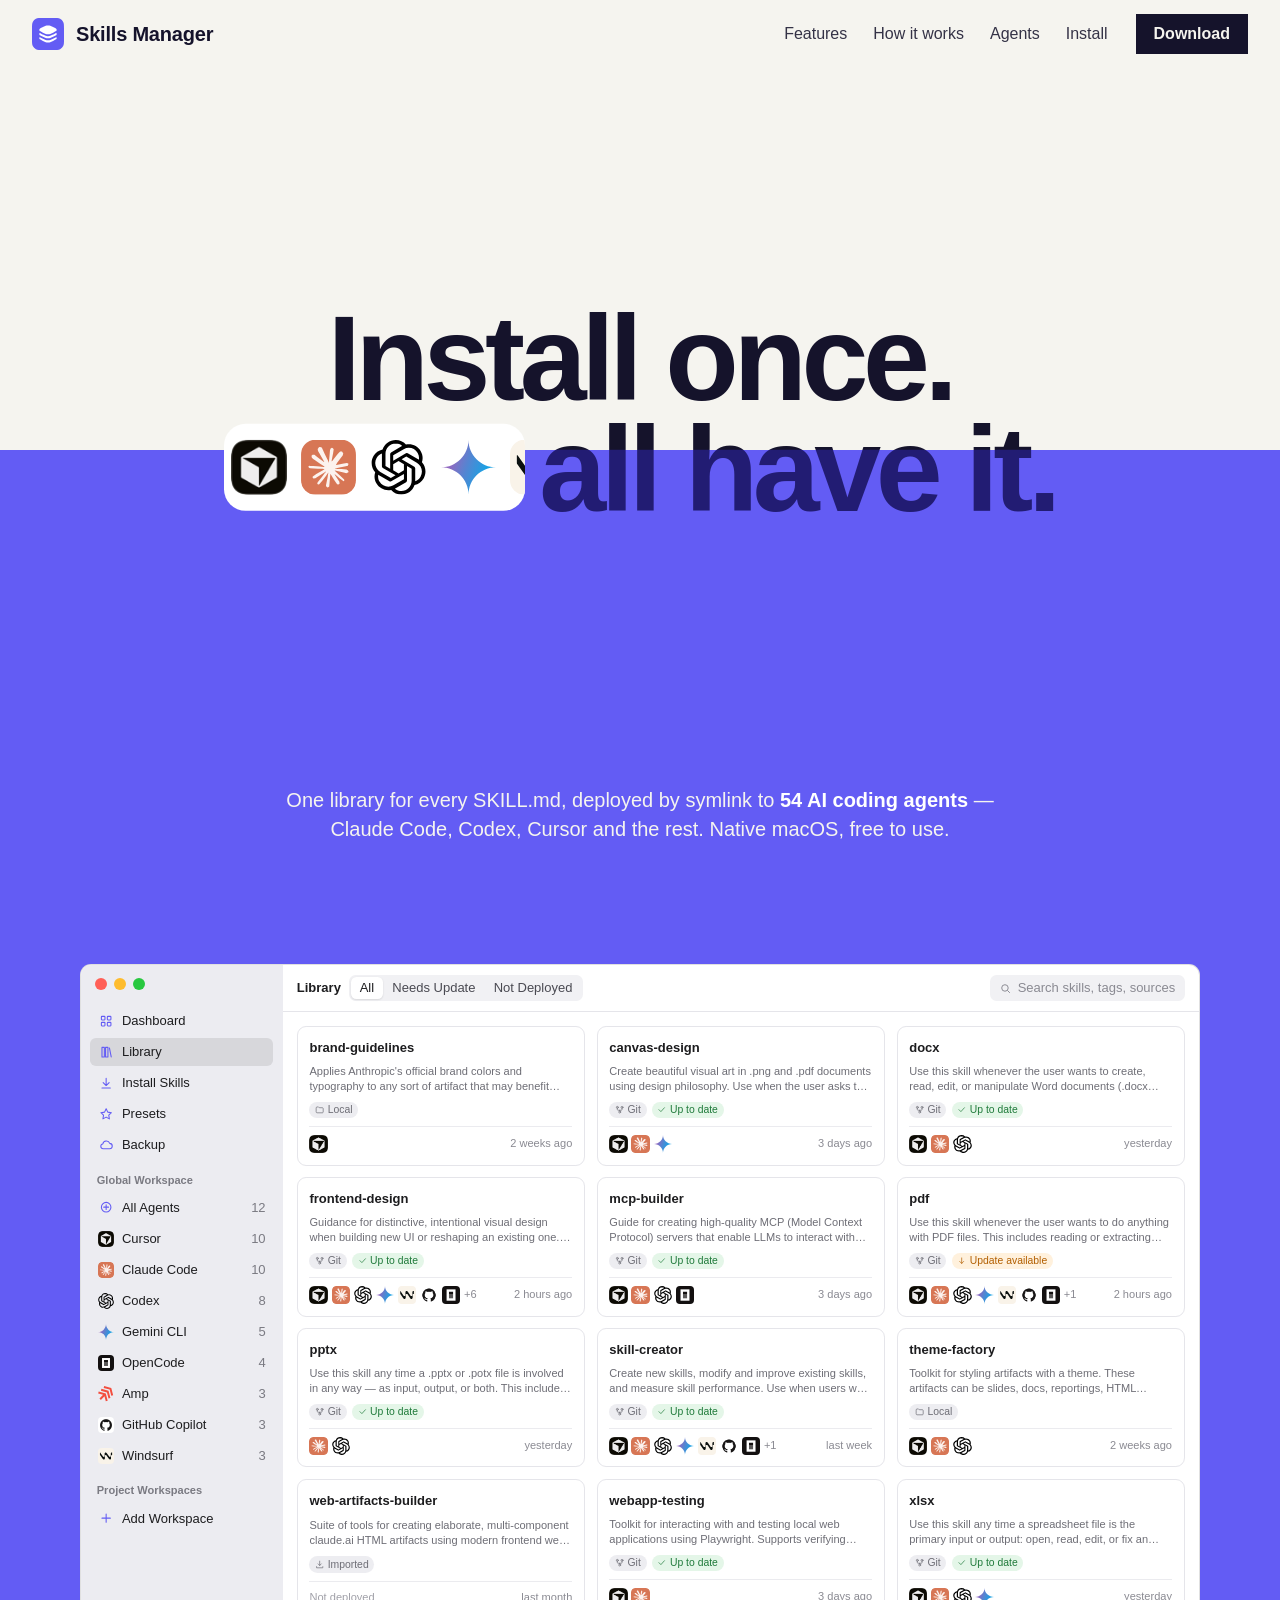
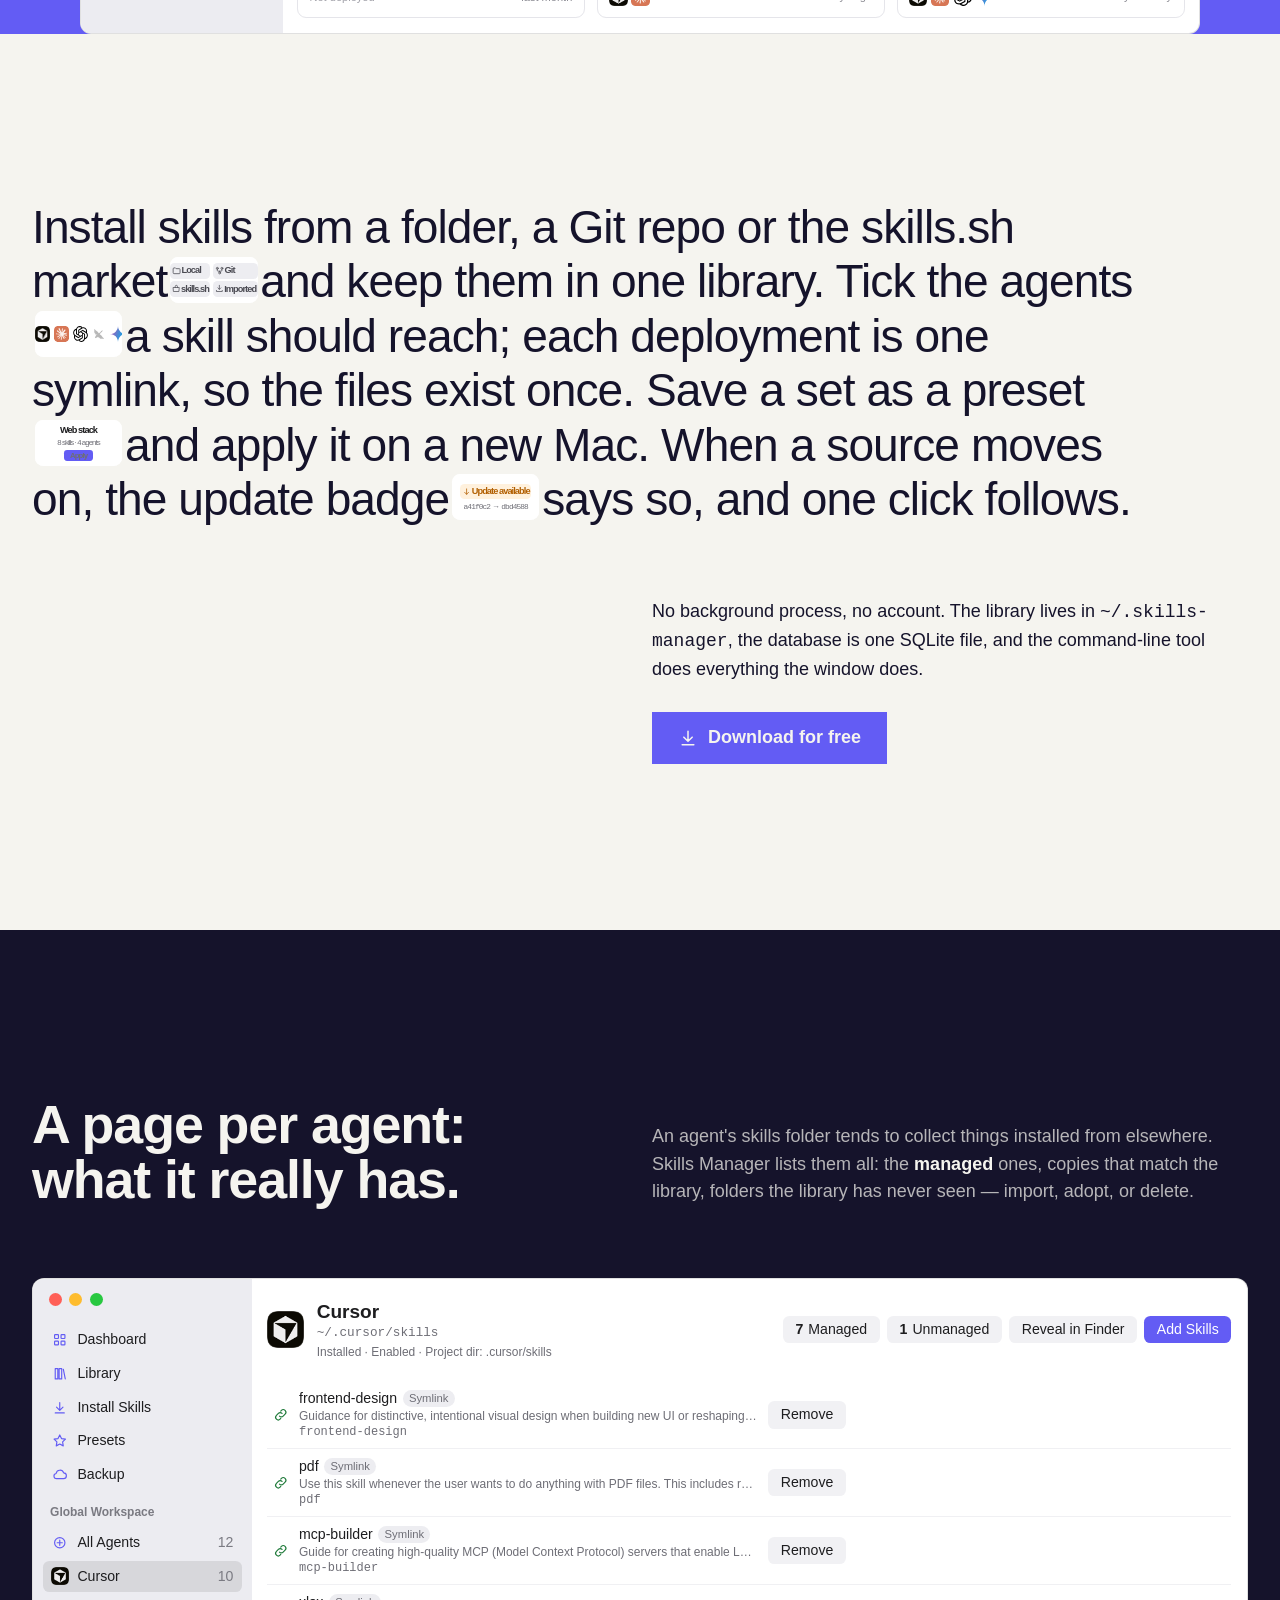
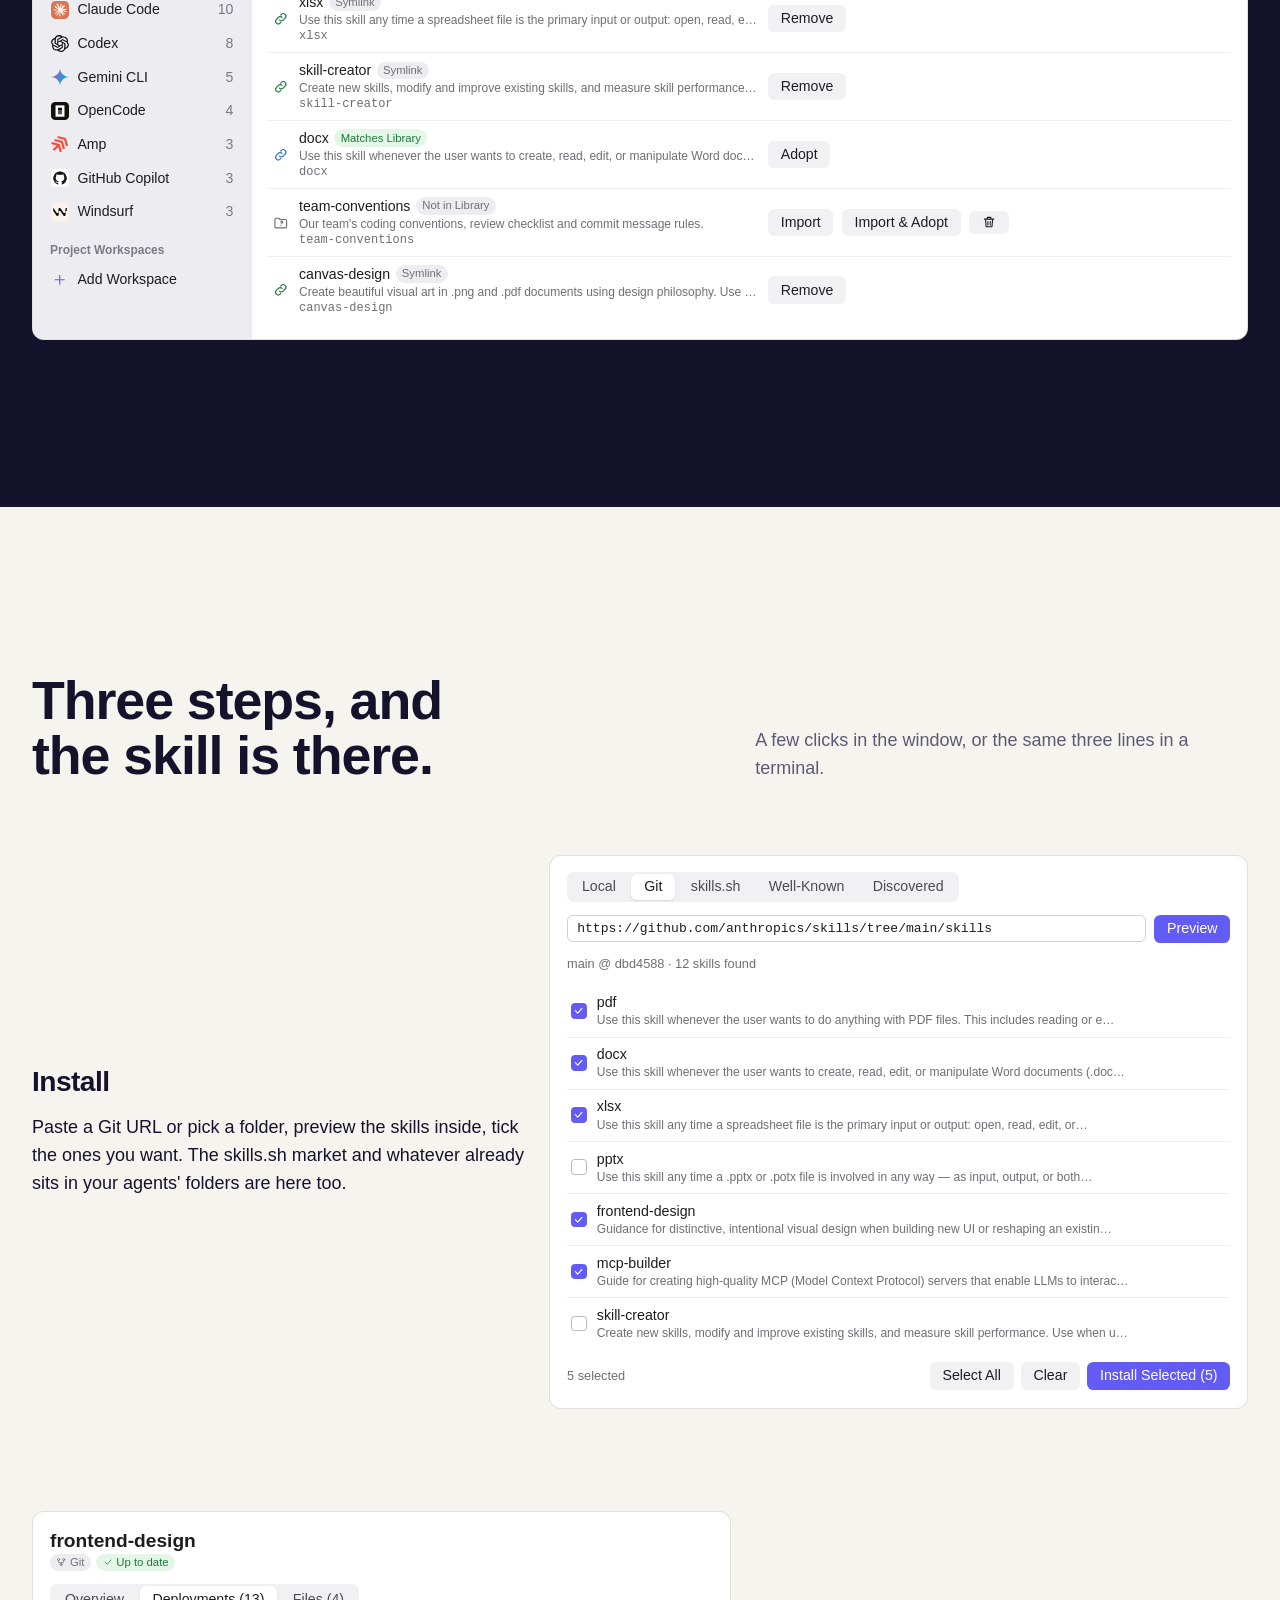
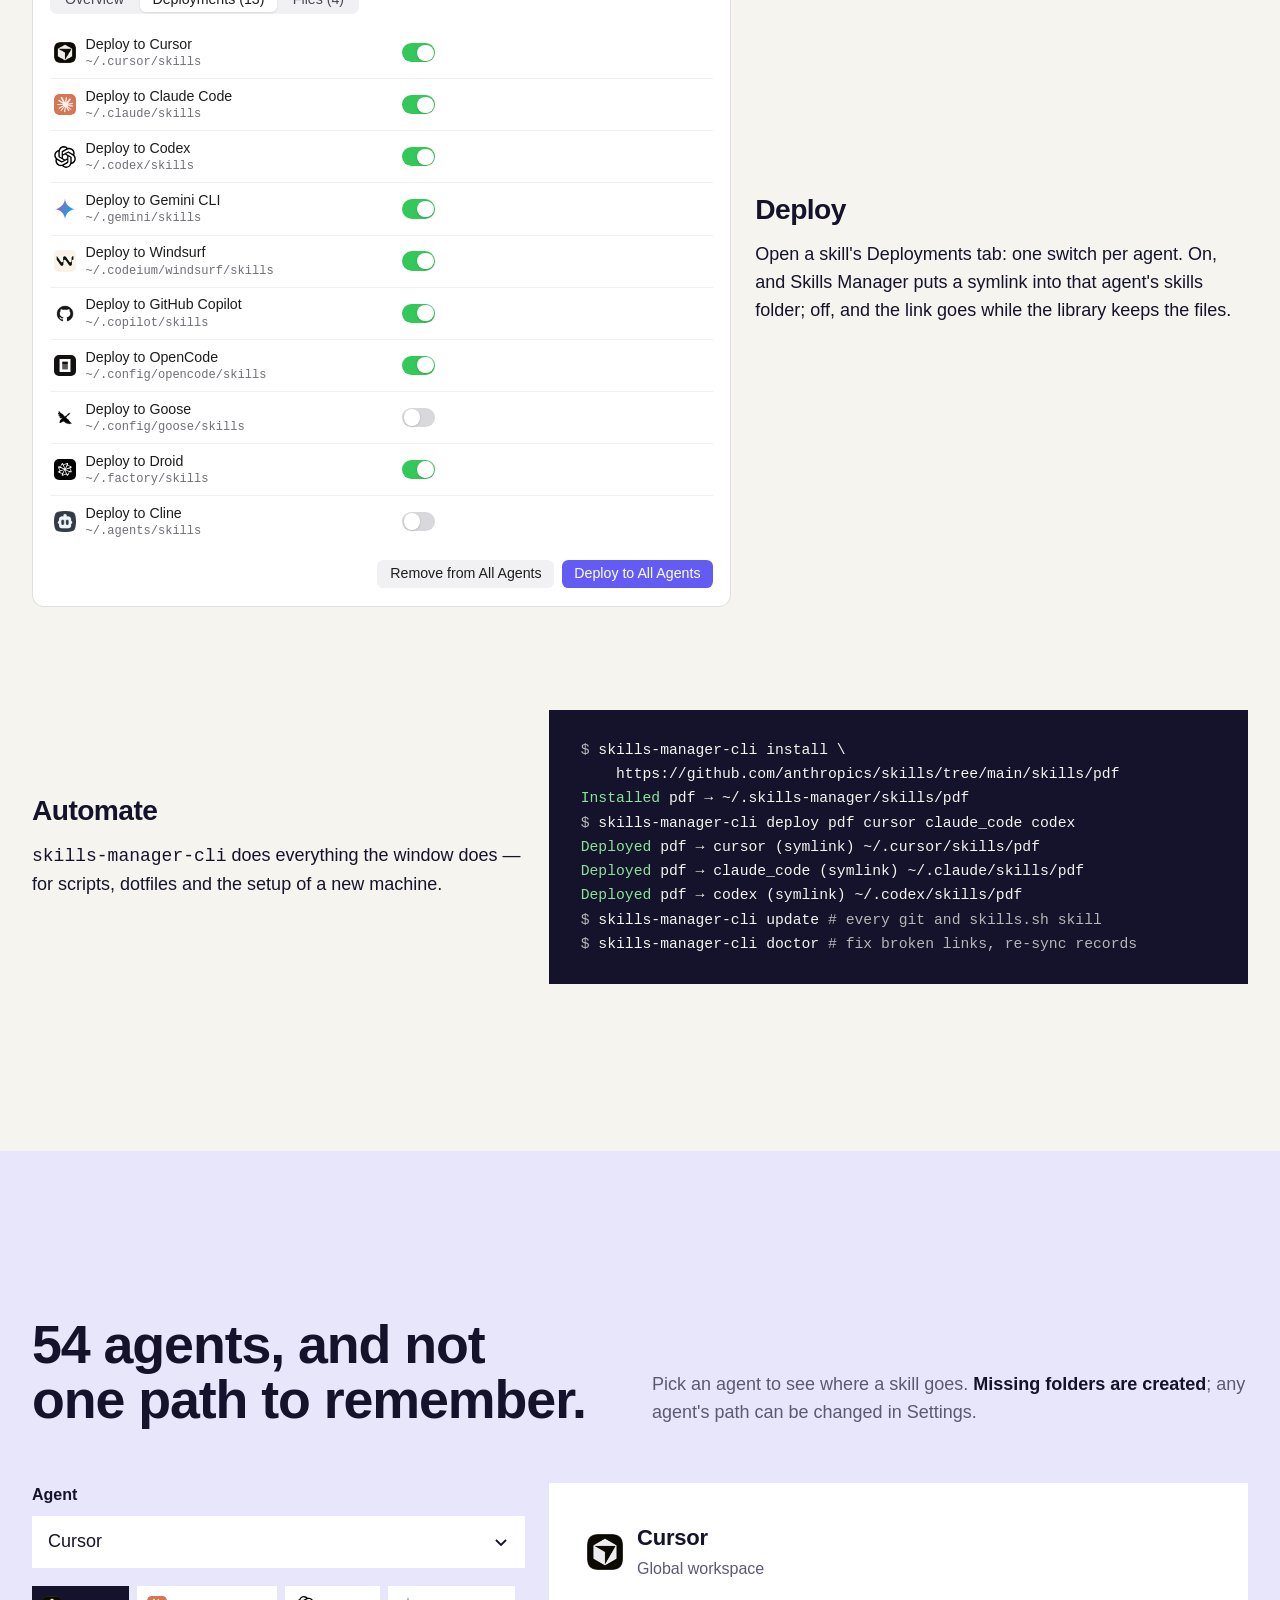
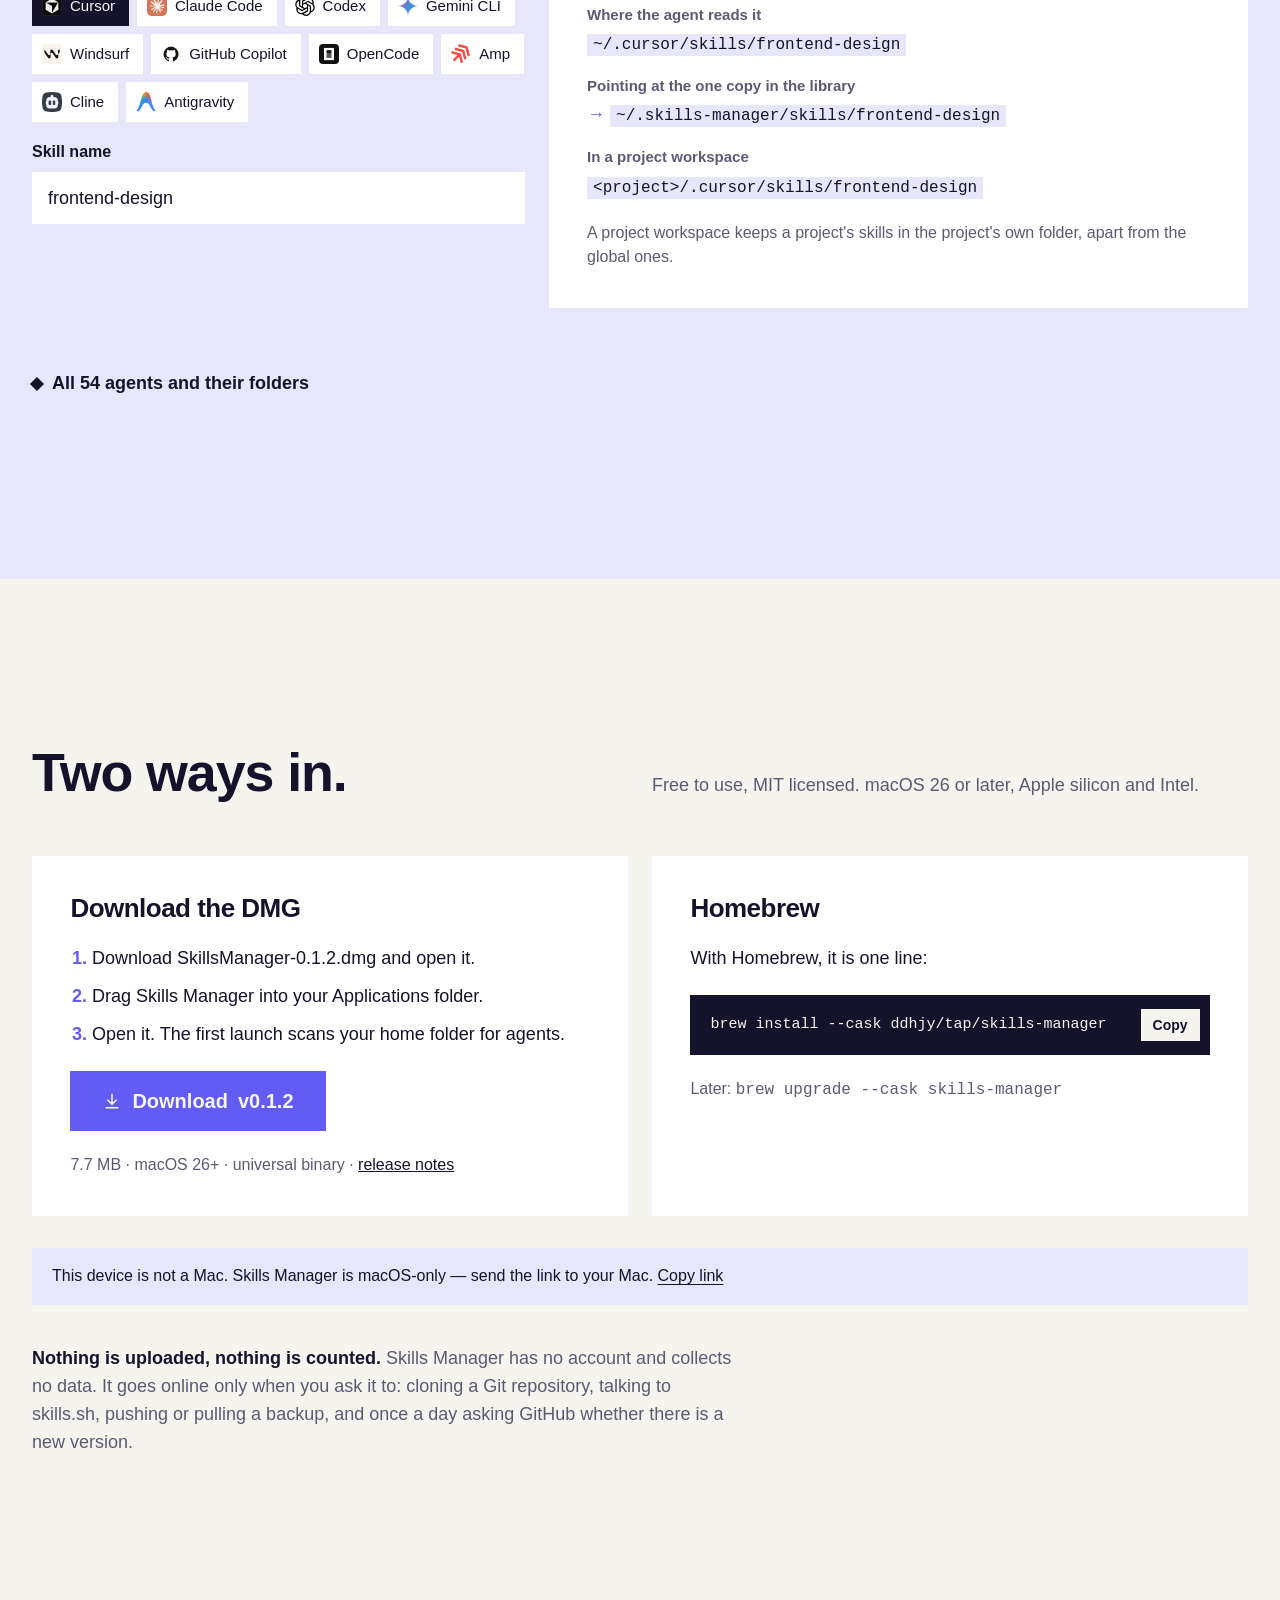
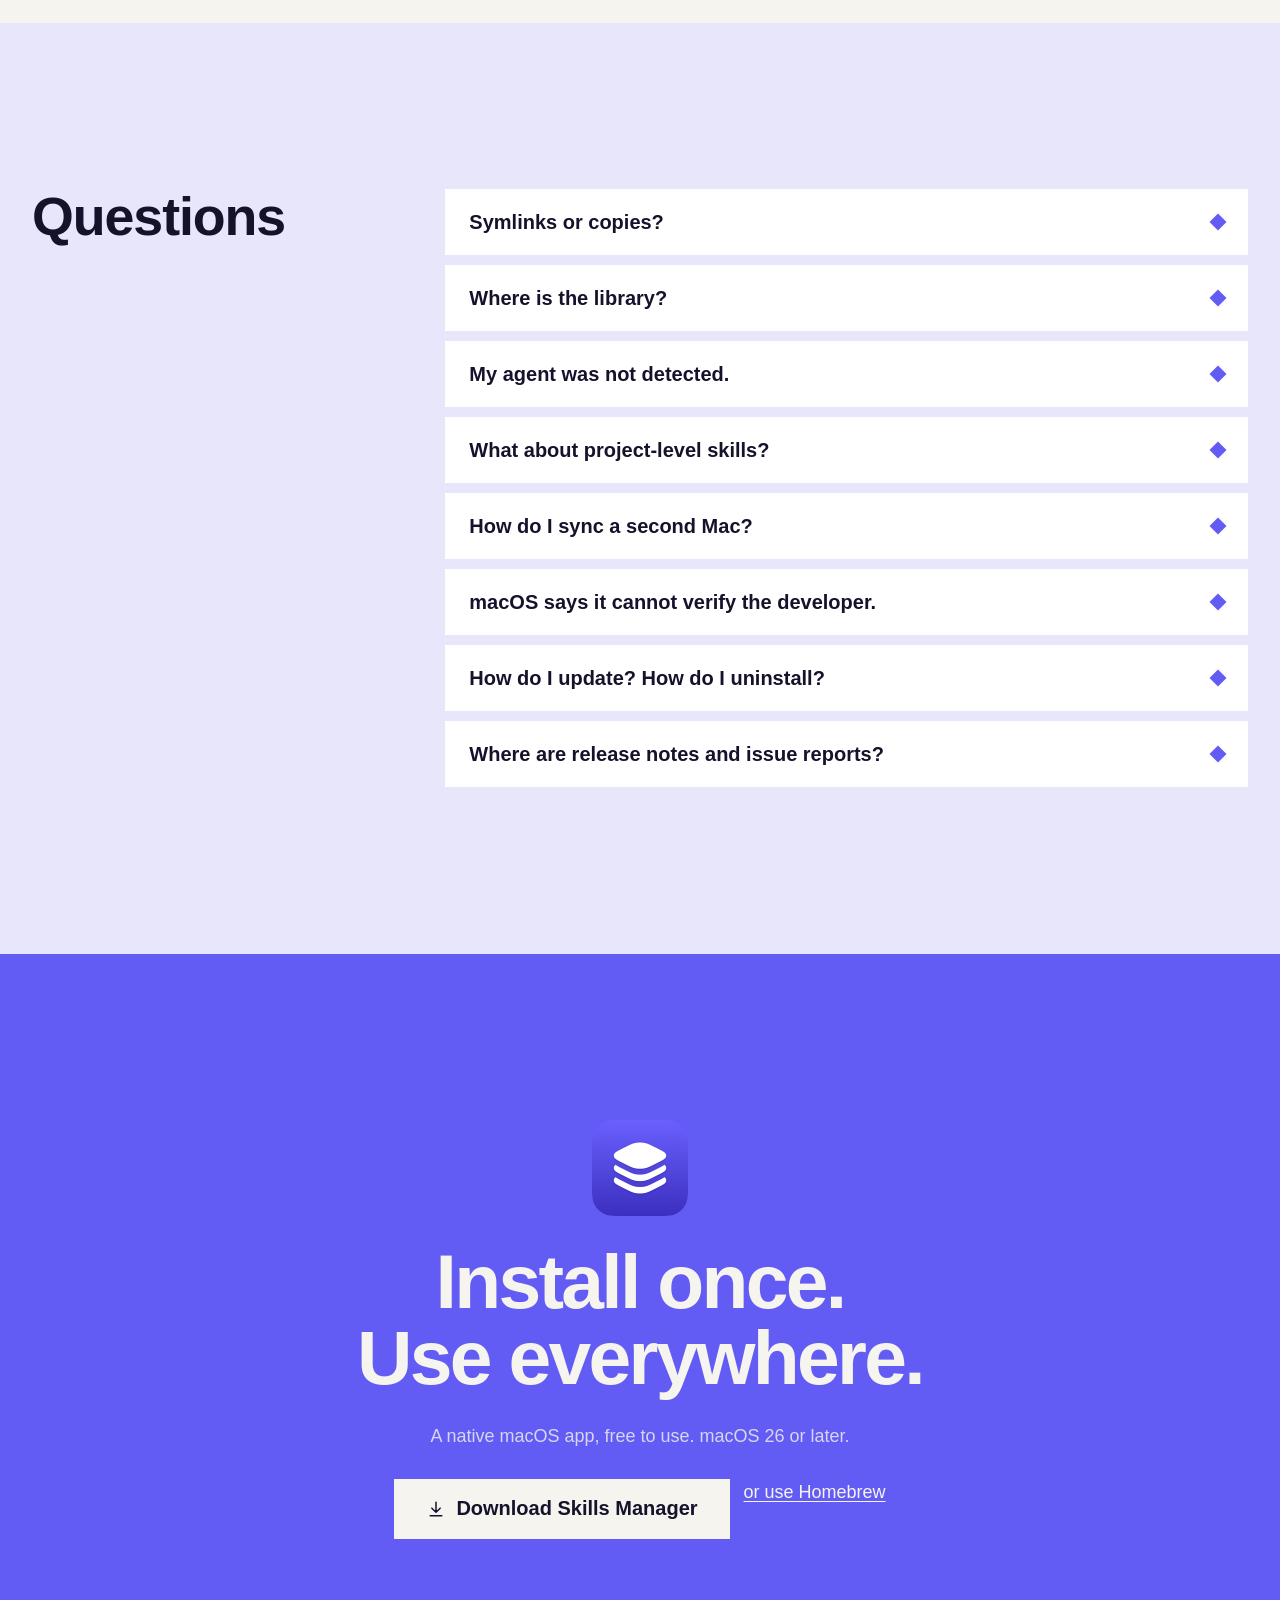
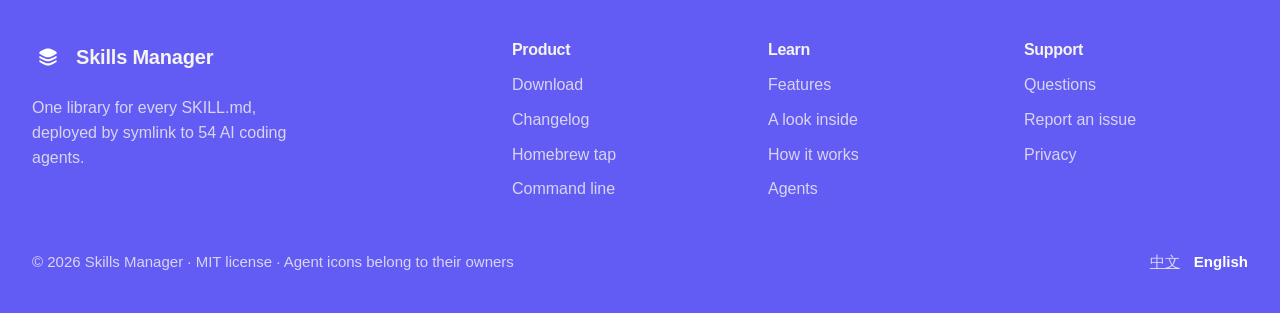
<file: en/index.html>
<!doctype html>
<html lang="en" class="no-js">
<head>
<meta charset="utf-8">
<meta name="viewport" content="width=device-width, initial-scale=1, viewport-fit=cover">
<title>Skills Manager — Install a skill once, every agent has it · macOS</title>
<meta name="description" content="Skills Manager is a native macOS app that keeps your AI coding agents&#x27; skills (SKILL.md folders) in one library and deploys them by symlink to 54 agents: Claude Code, Codex, Cursor, Gemini CLI and more. Free to use.">
<meta name="color-scheme" content="light">
<meta name="theme-color" content="#f5f4ef">
<meta name="application-name" content="Skills Manager">
<meta name="apple-mobile-web-app-title" content="Skills Manager">

<link rel="canonical" href="https://skillsmanager.suixinapp.com/en/">
<link rel="alternate" hreflang="zh-Hans" href="https://skillsmanager.suixinapp.com/">
<link rel="alternate" hreflang="en" href="https://skillsmanager.suixinapp.com/en/">
<link rel="alternate" hreflang="x-default" href="https://skillsmanager.suixinapp.com/">

<meta property="og:type" content="website">
<meta property="og:site_name" content="Skills Manager">
<meta property="og:locale" content="en_US">
<meta property="og:locale:alternate" content="zh_CN">
<meta property="og:title" content="Skills Manager — Install a skill once, every agent has it">
<meta property="og:description" content="One library for every SKILL.md, deployed by symlink to 54 AI coding agents. Native macOS, free to use.">
<meta property="og:url" content="https://skillsmanager.suixinapp.com/en/">
<meta property="og:image" content="https://skillsmanager.suixinapp.com/assets/img/og-en.png">
<meta property="og:image:width" content="1200">
<meta property="og:image:height" content="630">
<meta property="og:image:alt" content="Skills Manager: the headline “Install once. All have it.” across a paper field and a violet field, with a row of agent icons set into the sentence">
<meta name="twitter:card" content="summary_large_image">
<meta name="twitter:title" content="Skills Manager — Install a skill once, every agent has it">
<meta name="twitter:description" content="One library for every SKILL.md, deployed by symlink to 54 AI coding agents. Native macOS, free to use.">
<meta name="twitter:image" content="https://skillsmanager.suixinapp.com/assets/img/og-en.png">

<link rel="icon" href="../assets/img/favicon.svg" type="image/svg+xml">
<link rel="icon" href="../assets/img/favicon-32.png" type="image/png" sizes="32x32">
<link rel="apple-touch-icon" href="../assets/img/apple-touch-icon.png">
<link rel="manifest" href="../site.webmanifest">

<link rel="preload" href="../assets/img/brand.svg" as="image" type="image/svg+xml">
<link rel="preconnect" href="https://api.github.com" crossorigin>
<link rel="stylesheet" href="../assets/site.css">
<script src="../assets/lang.js"></script>
<script src="../assets/site.js" defer></script>
<script type="application/ld+json">
{
  "@context": "https://schema.org",
  "@type": "SoftwareApplication",
  "name": "Skills Manager",
  "operatingSystem": "macOS 26",
  "applicationCategory": "DeveloperApplication",
  "description": "A native macOS app that keeps AI coding agents' skills (SKILL.md folders) in one library and deploys them by symlink to 54 agents, including Claude Code, Codex, Cursor and Gemini CLI.",
  "softwareVersion": "0.1.2",
  "downloadUrl": "https://github.com/ddhjy/skills-manager-releases/releases/latest",
  "releaseNotes": "https://github.com/ddhjy/skills-manager-releases/releases",
  "offers": {
    "@type": "Offer",
    "price": "0",
    "priceCurrency": "USD"
  },
  "inLanguage": [
    "zh-Hans",
    "en"
  ],
  "image": "https://skillsmanager.suixinapp.com/assets/img/icon-512.png",
  "url": "https://skillsmanager.suixinapp.com/en/"
}
</script>
</head>
<body>
<a class="skip" href="#main">Skip to content</a>

<header class="site-header">
  <div class="container nav-bar">
    <a class="brand" href="./" aria-label="Skills Manager home">
      <img src="../assets/img/brand.svg" width="32" height="32" alt="" decoding="async">
      <span>Skills Manager</span>
    </a>
    <nav class="nav-links" id="nav" aria-label="Page navigation">
      <a href="#features">Features</a><a href="#how">How it works</a><a href="#agents">Agents</a><a href="#install">Install</a>
    </nav>
    <div class="nav-actions">
      <a class="btn btn-sm" href="#install">Download</a>
      <button class="nav-toggle" type="button" aria-expanded="false" aria-controls="nav" aria-label="Open menu">Menu</button>
    </div>
  </div>
</header>

<main id="main">
<section class="hero" aria-labelledby="hero-title">
  <div class="field field-top" data-field="paper"></div>
  <div class="field field-bottom" data-field="violet"></div>
  <div class="hero-title">
    <h1 id="hero-title"><span class="line">Install once.</span><span class="line"><span class="slot" role="img" aria-label="Your agents"><span class="marquee" aria-hidden="true"><span class="track"><span class="tile"><img src="../assets/img/agents/cursor.png" alt="" loading="lazy" decoding="async"></span><span class="tile"><img src="../assets/img/agents/claude_code.svg" alt="" loading="lazy" decoding="async"></span><span class="tile"><img src="../assets/img/agents/codex.svg" alt="" loading="lazy" decoding="async"></span><span class="tile"><img src="../assets/img/agents/gemini_cli.svg" alt="" loading="lazy" decoding="async"></span><span class="tile"><img src="../assets/img/agents/windsurf.svg" alt="" loading="lazy" decoding="async"></span><span class="tile"><img src="../assets/img/agents/github_copilot.png" alt="" loading="lazy" decoding="async"></span><span class="tile"><img src="../assets/img/agents/opencode.png" alt="" loading="lazy" decoding="async"></span><span class="tile"><img src="../assets/img/agents/amp.svg" alt="" loading="lazy" decoding="async"></span><span class="tile"><img src="../assets/img/agents/cline.png" alt="" loading="lazy" decoding="async"></span><span class="tile"><img src="../assets/img/agents/antigravity.png" alt="" loading="lazy" decoding="async"></span><span class="tile"><img src="../assets/img/agents/kilo_code.svg" alt="" loading="lazy" decoding="async"></span><span class="tile"><img src="../assets/img/agents/roo_code.svg" alt="" loading="lazy" decoding="async"></span><span class="tile"><img src="../assets/img/agents/goose.png" alt="" loading="lazy" decoding="async"></span><span class="tile"><img src="../assets/img/agents/droid.svg" alt="" loading="lazy" decoding="async"></span><span class="tile"><img src="../assets/img/agents/warp.svg" alt="" loading="lazy" decoding="async"></span><span class="tile"><img src="../assets/img/agents/trae.svg" alt="" loading="lazy" decoding="async"></span><span class="tile"><img src="../assets/img/agents/kiro.svg" alt="" loading="lazy" decoding="async"></span><span class="tile"><img src="../assets/img/agents/qwen_code.png" alt="" loading="lazy" decoding="async"></span><span class="tile"><img src="../assets/img/agents/zencoder.png" alt="" loading="lazy" decoding="async"></span><span class="tile"><img src="../assets/img/agents/augment.svg" alt="" loading="lazy" decoding="async"></span><span class="tile"><img src="../assets/img/agents/continue.png" alt="" loading="lazy" decoding="async"></span><span class="tile"><img src="../assets/img/agents/junie.png" alt="" loading="lazy" decoding="async"></span><span class="tile"><img src="../assets/img/agents/openhands.png" alt="" loading="lazy" decoding="async"></span><span class="tile"><img src="../assets/img/agents/crush.png" alt="" loading="lazy" decoding="async"></span></span><span class="track"><span class="tile"><img src="../assets/img/agents/cursor.png" alt="" loading="lazy" decoding="async"></span><span class="tile"><img src="../assets/img/agents/claude_code.svg" alt="" loading="lazy" decoding="async"></span><span class="tile"><img src="../assets/img/agents/codex.svg" alt="" loading="lazy" decoding="async"></span><span class="tile"><img src="../assets/img/agents/gemini_cli.svg" alt="" loading="lazy" decoding="async"></span><span class="tile"><img src="../assets/img/agents/windsurf.svg" alt="" loading="lazy" decoding="async"></span><span class="tile"><img src="../assets/img/agents/github_copilot.png" alt="" loading="lazy" decoding="async"></span><span class="tile"><img src="../assets/img/agents/opencode.png" alt="" loading="lazy" decoding="async"></span><span class="tile"><img src="../assets/img/agents/amp.svg" alt="" loading="lazy" decoding="async"></span><span class="tile"><img src="../assets/img/agents/cline.png" alt="" loading="lazy" decoding="async"></span><span class="tile"><img src="../assets/img/agents/antigravity.png" alt="" loading="lazy" decoding="async"></span><span class="tile"><img src="../assets/img/agents/kilo_code.svg" alt="" loading="lazy" decoding="async"></span><span class="tile"><img src="../assets/img/agents/roo_code.svg" alt="" loading="lazy" decoding="async"></span><span class="tile"><img src="../assets/img/agents/goose.png" alt="" loading="lazy" decoding="async"></span><span class="tile"><img src="../assets/img/agents/droid.svg" alt="" loading="lazy" decoding="async"></span><span class="tile"><img src="../assets/img/agents/warp.svg" alt="" loading="lazy" decoding="async"></span><span class="tile"><img src="../assets/img/agents/trae.svg" alt="" loading="lazy" decoding="async"></span><span class="tile"><img src="../assets/img/agents/kiro.svg" alt="" loading="lazy" decoding="async"></span><span class="tile"><img src="../assets/img/agents/qwen_code.png" alt="" loading="lazy" decoding="async"></span><span class="tile"><img src="../assets/img/agents/zencoder.png" alt="" loading="lazy" decoding="async"></span><span class="tile"><img src="../assets/img/agents/augment.svg" alt="" loading="lazy" decoding="async"></span><span class="tile"><img src="../assets/img/agents/continue.png" alt="" loading="lazy" decoding="async"></span><span class="tile"><img src="../assets/img/agents/junie.png" alt="" loading="lazy" decoding="async"></span><span class="tile"><img src="../assets/img/agents/openhands.png" alt="" loading="lazy" decoding="async"></span><span class="tile"><img src="../assets/img/agents/crush.png" alt="" loading="lazy" decoding="async"></span></span></span></span>all have it.</span></h1>
  </div>
  <p class="hero-sub">One library for every SKILL.md, deployed by symlink to <strong>54 AI coding agents</strong> — Claude Code, Codex, Cursor and the rest. Native macOS, free to use.</p>
</section>

<div class="stage" data-field="violet">
  <figure class="beat reveal"><div class="ui"><div class="win" data-ui role="img" aria-label="The Skills Manager main window: Dashboard, Library, Install, Presets, Backup and each agent down the left; skill cards on the right, each saying where the skill came from and which agents it is deployed to"><div class="side"><div class="lights"><i></i><i></i><i></i></div><div class="row"><span class="sym"><svg viewBox="0 0 24 24" aria-hidden="true"><rect x="4" y="4" width="6" height="6" rx="1"/><rect x="14" y="4" width="6" height="6" rx="1"/><rect x="4" y="14" width="6" height="6" rx="1"/><rect x="14" y="14" width="6" height="6" rx="1"/></svg></span>Dashboard</div><div class="row sel"><span class="sym"><svg viewBox="0 0 24 24" aria-hidden="true"><path d="M5 4h4v16H5zM11 4h4v16h-4zM17.5 5l3 15"/></svg></span>Library</div><div class="row"><span class="sym"><svg viewBox="0 0 24 24" aria-hidden="true"><path d="M12 4v12m-5-5 5 5 5-5M5 20h14"/></svg></span>Install Skills</div><div class="row"><span class="sym"><svg viewBox="0 0 24 24" aria-hidden="true"><path d="m12 3 2.7 5.6 6.1.9-4.4 4.3 1 6.1L12 17l-5.4 2.9 1-6.1-4.4-4.3 6.1-.9z"/></svg></span>Presets</div><div class="row"><span class="sym"><svg viewBox="0 0 24 24" aria-hidden="true"><path d="M7 18a4 4 0 0 1-.6-7.95A6 6 0 0 1 18 9a4.5 4.5 0 0 1-.5 9z"/></svg></span>Backup</div><div class="side-head">Global Workspace</div><div class="row"><span class="sym"><svg viewBox="0 0 24 24" aria-hidden="true"><circle cx="12" cy="12" r="8"/><path d="M8 12h8M12 8v8"/></svg></span>All Agents<span class="n">12</span></div><div class="row"><img src="../assets/img/agents/cursor.png" alt="" loading="lazy" decoding="async">Cursor<span class="n">10</span></div><div class="row"><img src="../assets/img/agents/claude_code.svg" alt="" loading="lazy" decoding="async">Claude Code<span class="n">10</span></div><div class="row"><img src="../assets/img/agents/codex.svg" alt="" loading="lazy" decoding="async">Codex<span class="n">8</span></div><div class="row"><img src="../assets/img/agents/gemini_cli.svg" alt="" loading="lazy" decoding="async">Gemini CLI<span class="n">5</span></div><div class="row"><img src="../assets/img/agents/opencode.png" alt="" loading="lazy" decoding="async">OpenCode<span class="n">4</span></div><div class="row"><img src="../assets/img/agents/amp.svg" alt="" loading="lazy" decoding="async">Amp<span class="n">3</span></div><div class="row"><img src="../assets/img/agents/github_copilot.png" alt="" loading="lazy" decoding="async">GitHub Copilot<span class="n">3</span></div><div class="row"><img src="../assets/img/agents/windsurf.svg" alt="" loading="lazy" decoding="async">Windsurf<span class="n">3</span></div><div class="side-head">Project Workspaces</div><div class="row"><span class="sym"><svg viewBox="0 0 24 24" aria-hidden="true"><path d="M12 5v14M5 12h14"/></svg></span>Add Workspace</div></div><div class="main"><div class="toolbar"><span class="title">Library</span><span class="seg"><span class=on>All</span><span>Needs Update</span><span>Not Deployed</span></span><span class="search"><svg viewBox="0 0 24 24" aria-hidden="true"><circle cx="11" cy="11" r="6"/><path d="m20 20-4.5-4.5"/></svg>Search skills, tags, sources</span></div><div class="content"><div class="cards"><div class="card"><div class="name">brand-guidelines</div><div class="desc">Applies Anthropic&#x27;s official brand colors and typography to any sort of artifact that may benefit from having Anthropic&#x27;s look-and-feel.</div><div class="badges"><span class="badge"><svg viewBox="0 0 24 24" aria-hidden="true"><path d="M3 7a2 2 0 0 1 2-2h4l2 2h8a2 2 0 0 1 2 2v9a2 2 0 0 1-2 2H5a2 2 0 0 1-2-2z"/></svg>Local</span></div><div class="hr"></div><div class="deployed"><img src="../assets/img/agents/cursor.png" alt="" loading="lazy" decoding="async"><span class="when">2 weeks ago</span></div></div><div class="card"><div class="name">canvas-design</div><div class="desc">Create beautiful visual art in .png and .pdf documents using design philosophy. Use when the user asks to create a poster, piece of art, design, or other static piece.</div><div class="badges"><span class="badge"><svg viewBox="0 0 24 24" aria-hidden="true"><circle cx="6" cy="6" r="2.5"/><circle cx="18" cy="6" r="2.5"/><circle cx="12" cy="18" r="2.5"/><path d="M6 8.5v3a2 2 0 0 0 2 2h8a2 2 0 0 0 2-2v-3M12 13.5v2"/></svg>Git</span><span class="badge ok"><svg viewBox="0 0 24 24" aria-hidden="true"><path d="m5 12 5 5 9-10"/></svg>Up to date</span></div><div class="hr"></div><div class="deployed"><img src="../assets/img/agents/cursor.png" alt="" loading="lazy" decoding="async"><img src="../assets/img/agents/claude_code.svg" alt="" loading="lazy" decoding="async"><img src="../assets/img/agents/gemini_cli.svg" alt="" loading="lazy" decoding="async"><span class="when">3 days ago</span></div></div><div class="card"><div class="name">docx</div><div class="desc">Use this skill whenever the user wants to create, read, edit, or manipulate Word documents (.docx files) or Word templates (.dotx files).</div><div class="badges"><span class="badge"><svg viewBox="0 0 24 24" aria-hidden="true"><circle cx="6" cy="6" r="2.5"/><circle cx="18" cy="6" r="2.5"/><circle cx="12" cy="18" r="2.5"/><path d="M6 8.5v3a2 2 0 0 0 2 2h8a2 2 0 0 0 2-2v-3M12 13.5v2"/></svg>Git</span><span class="badge ok"><svg viewBox="0 0 24 24" aria-hidden="true"><path d="m5 12 5 5 9-10"/></svg>Up to date</span></div><div class="hr"></div><div class="deployed"><img src="../assets/img/agents/cursor.png" alt="" loading="lazy" decoding="async"><img src="../assets/img/agents/claude_code.svg" alt="" loading="lazy" decoding="async"><img src="../assets/img/agents/codex.svg" alt="" loading="lazy" decoding="async"><span class="when">yesterday</span></div></div><div class="card"><div class="name">frontend-design</div><div class="desc">Guidance for distinctive, intentional visual design when building new UI or reshaping an existing one. Helps with aesthetic direction, typography, and making choices that don&#x27;t read as templated defaults.</div><div class="badges"><span class="badge"><svg viewBox="0 0 24 24" aria-hidden="true"><circle cx="6" cy="6" r="2.5"/><circle cx="18" cy="6" r="2.5"/><circle cx="12" cy="18" r="2.5"/><path d="M6 8.5v3a2 2 0 0 0 2 2h8a2 2 0 0 0 2-2v-3M12 13.5v2"/></svg>Git</span><span class="badge ok"><svg viewBox="0 0 24 24" aria-hidden="true"><path d="m5 12 5 5 9-10"/></svg>Up to date</span></div><div class="hr"></div><div class="deployed"><img src="../assets/img/agents/cursor.png" alt="" loading="lazy" decoding="async"><img src="../assets/img/agents/claude_code.svg" alt="" loading="lazy" decoding="async"><img src="../assets/img/agents/codex.svg" alt="" loading="lazy" decoding="async"><img src="../assets/img/agents/gemini_cli.svg" alt="" loading="lazy" decoding="async"><img src="../assets/img/agents/windsurf.svg" alt="" loading="lazy" decoding="async"><img src="../assets/img/agents/github_copilot.png" alt="" loading="lazy" decoding="async"><img src="../assets/img/agents/opencode.png" alt="" loading="lazy" decoding="async"><span class="more">+6</span><span class="when">2 hours ago</span></div></div><div class="card"><div class="name">mcp-builder</div><div class="desc">Guide for creating high-quality MCP (Model Context Protocol) servers that enable LLMs to interact with external services through well-designed tools.</div><div class="badges"><span class="badge"><svg viewBox="0 0 24 24" aria-hidden="true"><circle cx="6" cy="6" r="2.5"/><circle cx="18" cy="6" r="2.5"/><circle cx="12" cy="18" r="2.5"/><path d="M6 8.5v3a2 2 0 0 0 2 2h8a2 2 0 0 0 2-2v-3M12 13.5v2"/></svg>Git</span><span class="badge ok"><svg viewBox="0 0 24 24" aria-hidden="true"><path d="m5 12 5 5 9-10"/></svg>Up to date</span></div><div class="hr"></div><div class="deployed"><img src="../assets/img/agents/cursor.png" alt="" loading="lazy" decoding="async"><img src="../assets/img/agents/claude_code.svg" alt="" loading="lazy" decoding="async"><img src="../assets/img/agents/codex.svg" alt="" loading="lazy" decoding="async"><img src="../assets/img/agents/opencode.png" alt="" loading="lazy" decoding="async"><span class="when">3 days ago</span></div></div><div class="card"><div class="name">pdf</div><div class="desc">Use this skill whenever the user wants to do anything with PDF files. This includes reading or extracting text/tables from PDFs, combining or merging multiple PDFs into one, splitting PDFs apart, rotating pages, adding watermarks…</div><div class="badges"><span class="badge"><svg viewBox="0 0 24 24" aria-hidden="true"><circle cx="6" cy="6" r="2.5"/><circle cx="18" cy="6" r="2.5"/><circle cx="12" cy="18" r="2.5"/><path d="M6 8.5v3a2 2 0 0 0 2 2h8a2 2 0 0 0 2-2v-3M12 13.5v2"/></svg>Git</span><span class="badge up"><svg viewBox="0 0 24 24" aria-hidden="true"><path d="M12 5v14m-5-5 5 5 5-5"/></svg>Update available</span></div><div class="hr"></div><div class="deployed"><img src="../assets/img/agents/cursor.png" alt="" loading="lazy" decoding="async"><img src="../assets/img/agents/claude_code.svg" alt="" loading="lazy" decoding="async"><img src="../assets/img/agents/codex.svg" alt="" loading="lazy" decoding="async"><img src="../assets/img/agents/gemini_cli.svg" alt="" loading="lazy" decoding="async"><img src="../assets/img/agents/windsurf.svg" alt="" loading="lazy" decoding="async"><img src="../assets/img/agents/github_copilot.png" alt="" loading="lazy" decoding="async"><img src="../assets/img/agents/opencode.png" alt="" loading="lazy" decoding="async"><span class="more">+1</span><span class="when">2 hours ago</span></div></div><div class="card"><div class="name">pptx</div><div class="desc">Use this skill any time a .pptx or .potx file is involved in any way — as input, output, or both. This includes creating slide decks, pitch decks, or presentations.</div><div class="badges"><span class="badge"><svg viewBox="0 0 24 24" aria-hidden="true"><circle cx="6" cy="6" r="2.5"/><circle cx="18" cy="6" r="2.5"/><circle cx="12" cy="18" r="2.5"/><path d="M6 8.5v3a2 2 0 0 0 2 2h8a2 2 0 0 0 2-2v-3M12 13.5v2"/></svg>Git</span><span class="badge ok"><svg viewBox="0 0 24 24" aria-hidden="true"><path d="m5 12 5 5 9-10"/></svg>Up to date</span></div><div class="hr"></div><div class="deployed"><img src="../assets/img/agents/claude_code.svg" alt="" loading="lazy" decoding="async"><img src="../assets/img/agents/codex.svg" alt="" loading="lazy" decoding="async"><span class="when">yesterday</span></div></div><div class="card"><div class="name">skill-creator</div><div class="desc">Create new skills, modify and improve existing skills, and measure skill performance. Use when users want to create a skill from scratch, edit, or optimize an existing skill.</div><div class="badges"><span class="badge"><svg viewBox="0 0 24 24" aria-hidden="true"><circle cx="6" cy="6" r="2.5"/><circle cx="18" cy="6" r="2.5"/><circle cx="12" cy="18" r="2.5"/><path d="M6 8.5v3a2 2 0 0 0 2 2h8a2 2 0 0 0 2-2v-3M12 13.5v2"/></svg>Git</span><span class="badge ok"><svg viewBox="0 0 24 24" aria-hidden="true"><path d="m5 12 5 5 9-10"/></svg>Up to date</span></div><div class="hr"></div><div class="deployed"><img src="../assets/img/agents/cursor.png" alt="" loading="lazy" decoding="async"><img src="../assets/img/agents/claude_code.svg" alt="" loading="lazy" decoding="async"><img src="../assets/img/agents/codex.svg" alt="" loading="lazy" decoding="async"><img src="../assets/img/agents/gemini_cli.svg" alt="" loading="lazy" decoding="async"><img src="../assets/img/agents/windsurf.svg" alt="" loading="lazy" decoding="async"><img src="../assets/img/agents/github_copilot.png" alt="" loading="lazy" decoding="async"><img src="../assets/img/agents/opencode.png" alt="" loading="lazy" decoding="async"><span class="more">+1</span><span class="when">last week</span></div></div><div class="card"><div class="name">theme-factory</div><div class="desc">Toolkit for styling artifacts with a theme. These artifacts can be slides, docs, reportings, HTML landing pages, etc. There are 10 pre-set themes with colors/fonts.</div><div class="badges"><span class="badge"><svg viewBox="0 0 24 24" aria-hidden="true"><path d="M3 7a2 2 0 0 1 2-2h4l2 2h8a2 2 0 0 1 2 2v9a2 2 0 0 1-2 2H5a2 2 0 0 1-2-2z"/></svg>Local</span></div><div class="hr"></div><div class="deployed"><img src="../assets/img/agents/cursor.png" alt="" loading="lazy" decoding="async"><img src="../assets/img/agents/claude_code.svg" alt="" loading="lazy" decoding="async"><img src="../assets/img/agents/codex.svg" alt="" loading="lazy" decoding="async"><span class="when">2 weeks ago</span></div></div><div class="card"><div class="name">web-artifacts-builder</div><div class="desc">Suite of tools for creating elaborate, multi-component claude.ai HTML artifacts using modern frontend web technologies (React, Tailwind CSS, shadcn/ui).</div><div class="badges"><span class="badge"><svg viewBox="0 0 24 24" aria-hidden="true"><path d="M12 3v11m-4-4 4 4 4-4M4 17v3h16v-3"/></svg>Imported</span></div><div class="hr"></div><div class="deployed"><span class="none">Not deployed</span><span class="when">last month</span></div></div><div class="card"><div class="name">webapp-testing</div><div class="desc">Toolkit for interacting with and testing local web applications using Playwright. Supports verifying frontend functionality, debugging UI behavior, capturing browser screenshots.</div><div class="badges"><span class="badge"><svg viewBox="0 0 24 24" aria-hidden="true"><circle cx="6" cy="6" r="2.5"/><circle cx="18" cy="6" r="2.5"/><circle cx="12" cy="18" r="2.5"/><path d="M6 8.5v3a2 2 0 0 0 2 2h8a2 2 0 0 0 2-2v-3M12 13.5v2"/></svg>Git</span><span class="badge ok"><svg viewBox="0 0 24 24" aria-hidden="true"><path d="m5 12 5 5 9-10"/></svg>Up to date</span></div><div class="hr"></div><div class="deployed"><img src="../assets/img/agents/cursor.png" alt="" loading="lazy" decoding="async"><img src="../assets/img/agents/claude_code.svg" alt="" loading="lazy" decoding="async"><span class="when">3 days ago</span></div></div><div class="card"><div class="name">xlsx</div><div class="desc">Use this skill any time a spreadsheet file is the primary input or output: open, read, edit, or fix an existing .xlsx, .xlsm, .xltx, .csv, or .tsv file.</div><div class="badges"><span class="badge"><svg viewBox="0 0 24 24" aria-hidden="true"><circle cx="6" cy="6" r="2.5"/><circle cx="18" cy="6" r="2.5"/><circle cx="12" cy="18" r="2.5"/><path d="M6 8.5v3a2 2 0 0 0 2 2h8a2 2 0 0 0 2-2v-3M12 13.5v2"/></svg>Git</span><span class="badge ok"><svg viewBox="0 0 24 24" aria-hidden="true"><path d="m5 12 5 5 9-10"/></svg>Up to date</span></div><div class="hr"></div><div class="deployed"><img src="../assets/img/agents/cursor.png" alt="" loading="lazy" decoding="async"><img src="../assets/img/agents/claude_code.svg" alt="" loading="lazy" decoding="async"><img src="../assets/img/agents/codex.svg" alt="" loading="lazy" decoding="async"><img src="../assets/img/agents/gemini_cli.svg" alt="" loading="lazy" decoding="async"><span class="when">yesterday</span></div></div></div></div></div></div></div></figure>
</div>

<section id="features" class="section features grid" data-field="paper">
  <h2 class="sr-only">What it does</h2>
  <p class="statement">Install skills from a folder, a Git repo or the skills.sh market<span class="pslot"><span class="frag" data-ui role="img" aria-label="Source badges: Local, Git, skills.sh, Imported"><span class="srcs"><span class="mini"><svg viewBox="0 0 24 24" aria-hidden="true"><path d="M3 7a2 2 0 0 1 2-2h4l2 2h8a2 2 0 0 1 2 2v9a2 2 0 0 1-2 2H5a2 2 0 0 1-2-2z"/></svg>Local</span><span class="mini"><svg viewBox="0 0 24 24" aria-hidden="true"><circle cx="6" cy="6" r="2.5"/><circle cx="18" cy="6" r="2.5"/><circle cx="12" cy="18" r="2.5"/><path d="M6 8.5v3a2 2 0 0 0 2 2h8a2 2 0 0 0 2-2v-3M12 13.5v2"/></svg>Git</span><span class="mini"><svg viewBox="0 0 24 24" aria-hidden="true"><path d="M4 9h16l-1 11H5zM9 9V6a3 3 0 0 1 6 0v3"/></svg>skills.sh</span><span class="mini"><svg viewBox="0 0 24 24" aria-hidden="true"><path d="M12 3v11m-4-4 4 4 4-4M4 17v3h16v-3"/></svg>Imported</span></span></span></span>and keep them in one library. Tick the agents<span class="pslot"><span class="frag" data-ui role="img" aria-label="A row of agent icons, some lit and some dimmed"><span class="ics"><img src="../assets/img/agents/cursor.png" alt="" loading="lazy" decoding="async"><img src="../assets/img/agents/claude_code.svg" alt="" loading="lazy" decoding="async"><img src="../assets/img/agents/codex.svg" alt="" loading="lazy" decoding="async"><img src="../assets/img/agents/goose.png" alt="" class="off" loading="lazy" decoding="async"><img src="../assets/img/agents/gemini_cli.svg" alt="" loading="lazy" decoding="async"><img src="../assets/img/agents/cline.png" alt="" class="off" loading="lazy" decoding="async"></span></span></span>a skill should reach; each deployment is one symlink, so the files exist once. Save a set as a preset<span class="pslot"><span class="frag" data-ui role="img" aria-label="A preset with its Apply button"><span class="preset"><b>Web stack</b><span>8 skills · 4 agents</span><span class="pb">Apply</span></span></span></span>and apply it on a new Mac. When a source moves on, the update badge<span class="pslot"><span class="frag" data-ui role="img" aria-label="The “Update available” badge and two revisions"><span class="updates"><span class="mini up"><svg viewBox="0 0 24 24" aria-hidden="true"><path d="M12 5v14m-5-5 5 5 5-5"/></svg>Update available</span><span class="ver">a41f0c2 → dbd4588</span></span></span></span>says so, and one click follows.</p>
  <div class="features-foot">
    <p>No background process, no account. The library lives in <code>~/.skills-manager</code>, the database is one SQLite file, and the command-line tool does everything the window does.</p>
    <a class="btn btn-violet" href="#install"><svg viewBox="0 0 24 24" aria-hidden="true" class="i"><path d="M12 4v12m-5-5 5 5 5-5M5 20h14"/></svg>Download for free</a>
  </div>
</section>

<section id="showcase" class="section showcase grid on-ink" data-field="ink">
  <h2>A page per agent: what it really has.</h2>
  <div class="lede"><p>An agent's skills folder tends to collect things installed from elsewhere. Skills Manager lists them all: the <strong>managed</strong> ones, copies that match the library, folders the library has never seen — import, adopt, or delete.</p></div>
  <figure class="proof reveal"><div class="ui"><div class="win" data-ui role="img" aria-label="Cursor&#x27;s page in Skills Manager: the Cursor icon, the path ~/.cursor/skills and managed / unmanaged counts at the top; one skill per row below, marked symlink, matches library or not in library, with Remove, Adopt and Import buttons on the right"><div class="side"><div class="lights"><i></i><i></i><i></i></div><div class="row"><span class="sym"><svg viewBox="0 0 24 24" aria-hidden="true"><rect x="4" y="4" width="6" height="6" rx="1"/><rect x="14" y="4" width="6" height="6" rx="1"/><rect x="4" y="14" width="6" height="6" rx="1"/><rect x="14" y="14" width="6" height="6" rx="1"/></svg></span>Dashboard</div><div class="row"><span class="sym"><svg viewBox="0 0 24 24" aria-hidden="true"><path d="M5 4h4v16H5zM11 4h4v16h-4zM17.5 5l3 15"/></svg></span>Library</div><div class="row"><span class="sym"><svg viewBox="0 0 24 24" aria-hidden="true"><path d="M12 4v12m-5-5 5 5 5-5M5 20h14"/></svg></span>Install Skills</div><div class="row"><span class="sym"><svg viewBox="0 0 24 24" aria-hidden="true"><path d="m12 3 2.7 5.6 6.1.9-4.4 4.3 1 6.1L12 17l-5.4 2.9 1-6.1-4.4-4.3 6.1-.9z"/></svg></span>Presets</div><div class="row"><span class="sym"><svg viewBox="0 0 24 24" aria-hidden="true"><path d="M7 18a4 4 0 0 1-.6-7.95A6 6 0 0 1 18 9a4.5 4.5 0 0 1-.5 9z"/></svg></span>Backup</div><div class="side-head">Global Workspace</div><div class="row"><span class="sym"><svg viewBox="0 0 24 24" aria-hidden="true"><circle cx="12" cy="12" r="8"/><path d="M8 12h8M12 8v8"/></svg></span>All Agents<span class="n">12</span></div><div class="row sel"><img src="../assets/img/agents/cursor.png" alt="" loading="lazy" decoding="async">Cursor<span class="n">10</span></div><div class="row"><img src="../assets/img/agents/claude_code.svg" alt="" loading="lazy" decoding="async">Claude Code<span class="n">10</span></div><div class="row"><img src="../assets/img/agents/codex.svg" alt="" loading="lazy" decoding="async">Codex<span class="n">8</span></div><div class="row"><img src="../assets/img/agents/gemini_cli.svg" alt="" loading="lazy" decoding="async">Gemini CLI<span class="n">5</span></div><div class="row"><img src="../assets/img/agents/opencode.png" alt="" loading="lazy" decoding="async">OpenCode<span class="n">4</span></div><div class="row"><img src="../assets/img/agents/amp.svg" alt="" loading="lazy" decoding="async">Amp<span class="n">3</span></div><div class="row"><img src="../assets/img/agents/github_copilot.png" alt="" loading="lazy" decoding="async">GitHub Copilot<span class="n">3</span></div><div class="row"><img src="../assets/img/agents/windsurf.svg" alt="" loading="lazy" decoding="async">Windsurf<span class="n">3</span></div><div class="side-head">Project Workspaces</div><div class="row"><span class="sym"><svg viewBox="0 0 24 24" aria-hidden="true"><path d="M12 5v14M5 12h14"/></svg></span>Add Workspace</div></div><div class="main"><div class="content"><div class="page-head"><img src="../assets/img/agents/cursor.png" alt="" loading="lazy" decoding="async"><div><div class="h">Cursor</div><div class="p">~/.cursor/skills</div><div class="m">Installed · Enabled · Project dir: .cursor/skills</div></div><div class="btns"><span class="b"><b>7</b> Managed</span><span class="b"><b>1</b> Unmanaged</span><span class="b">Reveal in Finder</span><span class="b pri">Add Skills</span></div></div><div class="list"><div class="item"><span class="sym" style="color:#1f7a3a"><svg viewBox="0 0 24 24" aria-hidden="true"><path d="M10 14a4 4 0 0 0 5.7 0l3-3a4 4 0 0 0-5.7-5.7l-1 1M14 10a4 4 0 0 0-5.7 0l-3 3a4 4 0 0 0 5.7 5.7l1-1"/></svg></span><div><div class="t">frontend-design <span class="badge">Symlink</span></div><div class="s">Guidance for distinctive, intentional visual design when building new UI or reshaping an existing one. Helps with aesthetic direction, typography, and making choices that don&#x27;t read as templated defaults.</div><div class="s mono">frontend-design</div></div><div class="r"><span class="b">Remove</span></div></div><div class="item"><span class="sym" style="color:#1f7a3a"><svg viewBox="0 0 24 24" aria-hidden="true"><path d="M10 14a4 4 0 0 0 5.7 0l3-3a4 4 0 0 0-5.7-5.7l-1 1M14 10a4 4 0 0 0-5.7 0l-3 3a4 4 0 0 0 5.7 5.7l1-1"/></svg></span><div><div class="t">pdf <span class="badge">Symlink</span></div><div class="s">Use this skill whenever the user wants to do anything with PDF files. This includes reading or extracting text/tables from PDFs, combining or merging multiple PDFs into one, splitting PDFs apart, rotating pages, adding watermarks…</div><div class="s mono">pdf</div></div><div class="r"><span class="b">Remove</span></div></div><div class="item"><span class="sym" style="color:#1f7a3a"><svg viewBox="0 0 24 24" aria-hidden="true"><path d="M10 14a4 4 0 0 0 5.7 0l3-3a4 4 0 0 0-5.7-5.7l-1 1M14 10a4 4 0 0 0-5.7 0l-3 3a4 4 0 0 0 5.7 5.7l1-1"/></svg></span><div><div class="t">mcp-builder <span class="badge">Symlink</span></div><div class="s">Guide for creating high-quality MCP (Model Context Protocol) servers that enable LLMs to interact with external services through well-designed tools.</div><div class="s mono">mcp-builder</div></div><div class="r"><span class="b">Remove</span></div></div><div class="item"><span class="sym" style="color:#1f7a3a"><svg viewBox="0 0 24 24" aria-hidden="true"><path d="M10 14a4 4 0 0 0 5.7 0l3-3a4 4 0 0 0-5.7-5.7l-1 1M14 10a4 4 0 0 0-5.7 0l-3 3a4 4 0 0 0 5.7 5.7l1-1"/></svg></span><div><div class="t">xlsx <span class="badge">Symlink</span></div><div class="s">Use this skill any time a spreadsheet file is the primary input or output: open, read, edit, or fix an existing .xlsx, .xlsm, .xltx, .csv, or .tsv file.</div><div class="s mono">xlsx</div></div><div class="r"><span class="b">Remove</span></div></div><div class="item"><span class="sym" style="color:#1f7a3a"><svg viewBox="0 0 24 24" aria-hidden="true"><path d="M10 14a4 4 0 0 0 5.7 0l3-3a4 4 0 0 0-5.7-5.7l-1 1M14 10a4 4 0 0 0-5.7 0l-3 3a4 4 0 0 0 5.7 5.7l1-1"/></svg></span><div><div class="t">skill-creator <span class="badge">Symlink</span></div><div class="s">Create new skills, modify and improve existing skills, and measure skill performance. Use when users want to create a skill from scratch, edit, or optimize an existing skill.</div><div class="s mono">skill-creator</div></div><div class="r"><span class="b">Remove</span></div></div><div class="item"><span class="sym" style="color:#2f6fdc"><svg viewBox="0 0 24 24" aria-hidden="true"><path d="M10 14a4 4 0 0 0 5.7 0l3-3a4 4 0 0 0-5.7-5.7l-1 1M14 10a4 4 0 0 0-5.7 0l-3 3a4 4 0 0 0 5.7 5.7l1-1"/></svg></span><div><div class="t">docx <span class="badge ok">Matches Library</span></div><div class="s">Use this skill whenever the user wants to create, read, edit, or manipulate Word documents (.docx files) or Word templates (.dotx files).</div><div class="s mono">docx</div></div><div class="r"><span class="b">Adopt</span></div></div><div class="item"><span class="sym" style="color:#6e6e76"><svg viewBox="0 0 24 24" aria-hidden="true"><path d="M3 7a2 2 0 0 1 2-2h4l2 2h8a2 2 0 0 1 2 2v9a2 2 0 0 1-2 2H5a2 2 0 0 1-2-2zM12 11a1.5 1.5 0 1 1 1.5 1.5v1M12 16h.01"/></svg></span><div><div class="t">team-conventions <span class="badge">Not in Library</span></div><div class="s">Our team&#x27;s coding conventions, review checklist and commit message rules.</div><div class="s mono">team-conventions</div></div><div class="r"><span class="b">Import</span><span class="b">Import &amp; Adopt</span><span class="b" aria-hidden="true"><svg viewBox="0 0 24 24" aria-hidden="true"><path d="M4 7h16M9 7V4h6v3M6 7l1 13h10l1-13M10 11v6m4-6v6"/></svg></span></div></div><div class="item"><span class="sym" style="color:#1f7a3a"><svg viewBox="0 0 24 24" aria-hidden="true"><path d="M10 14a4 4 0 0 0 5.7 0l3-3a4 4 0 0 0-5.7-5.7l-1 1M14 10a4 4 0 0 0-5.7 0l-3 3a4 4 0 0 0 5.7 5.7l1-1"/></svg></span><div><div class="t">canvas-design <span class="badge">Symlink</span></div><div class="s">Create beautiful visual art in .png and .pdf documents using design philosophy. Use when the user asks to create a poster, piece of art, design, or other static piece.</div><div class="s mono">canvas-design</div></div><div class="r"><span class="b">Remove</span></div></div></div></div></div></div></div></figure>
</section>

<section id="how" class="section how grid" data-field="paper">
  <h2>Three steps, and the skill is there.</h2>
  <div class="lede"><p>A few clicks in the window, or the same three lines in a terminal.</p></div>
  <ol class="steps">
    <li class="step"><div class="say"><h3>Install</h3><p>Paste a Git URL or pick a folder, preview the skills inside, tick the ones you want. The skills.sh market and whatever already sits in your agents' folders are here too.</p></div><div class="proof reveal"><div class="ui"><div class="win panel" data-ui role="img" aria-label="The install panel on its Git tab: the anthropics/skills repository in the address field and the previewed skills listed with checkboxes below"><div class="pad"><div class="tabs"><span>Local</span><span class=on>Git</span><span>skills.sh</span><span>Well-Known</span><span>Discovered</span></div><div class="field"><span class="input">https://github.com/anthropics/skills/tree/main/skills</span><span class="b pri">Preview</span></div><div class="hint">main @ dbd4588 · 12 skills found</div><div class="list"><div class="item"><span class="cb on"><svg viewBox="0 0 24 24" aria-hidden="true"><path d="m5 12 5 5 9-10"/></svg></span><div><div class="t">pdf</div><div class="s">Use this skill whenever the user wants to do anything with PDF files. This includes reading or e…</div></div></div><div class="item"><span class="cb on"><svg viewBox="0 0 24 24" aria-hidden="true"><path d="m5 12 5 5 9-10"/></svg></span><div><div class="t">docx</div><div class="s">Use this skill whenever the user wants to create, read, edit, or manipulate Word documents (.doc…</div></div></div><div class="item"><span class="cb on"><svg viewBox="0 0 24 24" aria-hidden="true"><path d="m5 12 5 5 9-10"/></svg></span><div><div class="t">xlsx</div><div class="s">Use this skill any time a spreadsheet file is the primary input or output: open, read, edit, or…</div></div></div><div class="item"><span class="cb"></span><div><div class="t">pptx</div><div class="s">Use this skill any time a .pptx or .potx file is involved in any way — as input, output, or both…</div></div></div><div class="item"><span class="cb on"><svg viewBox="0 0 24 24" aria-hidden="true"><path d="m5 12 5 5 9-10"/></svg></span><div><div class="t">frontend-design</div><div class="s">Guidance for distinctive, intentional visual design when building new UI or reshaping an existin…</div></div></div><div class="item"><span class="cb on"><svg viewBox="0 0 24 24" aria-hidden="true"><path d="m5 12 5 5 9-10"/></svg></span><div><div class="t">mcp-builder</div><div class="s">Guide for creating high-quality MCP (Model Context Protocol) servers that enable LLMs to interac…</div></div></div><div class="item"><span class="cb"></span><div><div class="t">skill-creator</div><div class="s">Create new skills, modify and improve existing skills, and measure skill performance. Use when u…</div></div></div></div><div class="foot"><span class="hint">5 selected</span><span class="b">Select All</span><span class="b">Clear</span><span class="b pri">Install Selected (5)</span></div></div></div></div></div></li><li class="step"><div class="say"><h3>Deploy</h3><p>Open a skill's Deployments tab: one switch per agent. On, and Skills Manager puts a symlink into that agent's skills folder; off, and the link goes while the library keeps the files.</p></div><div class="proof reveal"><div class="ui"><div class="win panel" data-ui role="img" aria-label="The deployments tab of frontend-design: one agent per row with a switch on the right, and “Deploy to All Agents” at the bottom"><div class="pad"><div class="page-head tight"><div><div class="h">frontend-design</div><div class="badges"><span class="badge"><svg viewBox="0 0 24 24" aria-hidden="true"><circle cx="6" cy="6" r="2.5"/><circle cx="18" cy="6" r="2.5"/><circle cx="12" cy="18" r="2.5"/><path d="M6 8.5v3a2 2 0 0 0 2 2h8a2 2 0 0 0 2-2v-3M12 13.5v2"/></svg>Git</span><span class="badge ok"><svg viewBox="0 0 24 24" aria-hidden="true"><path d="m5 12 5 5 9-10"/></svg>Up to date</span></div></div></div><div class="tabs"><span>Overview</span><span class=on>Deployments (13)</span><span>Files (4)</span></div><div class="list"><div class="item"><img src="../assets/img/agents/cursor.png" alt="" loading="lazy" decoding="async"><div><div class="t">Deploy to Cursor</div><div class="s mono">~/.cursor/skills</div></div><div class="r"><span class="sw on"></span></div></div><div class="item"><img src="../assets/img/agents/claude_code.svg" alt="" loading="lazy" decoding="async"><div><div class="t">Deploy to Claude Code</div><div class="s mono">~/.claude/skills</div></div><div class="r"><span class="sw on"></span></div></div><div class="item"><img src="../assets/img/agents/codex.svg" alt="" loading="lazy" decoding="async"><div><div class="t">Deploy to Codex</div><div class="s mono">~/.codex/skills</div></div><div class="r"><span class="sw on"></span></div></div><div class="item"><img src="../assets/img/agents/gemini_cli.svg" alt="" loading="lazy" decoding="async"><div><div class="t">Deploy to Gemini CLI</div><div class="s mono">~/.gemini/skills</div></div><div class="r"><span class="sw on"></span></div></div><div class="item"><img src="../assets/img/agents/windsurf.svg" alt="" loading="lazy" decoding="async"><div><div class="t">Deploy to Windsurf</div><div class="s mono">~/.codeium/windsurf/skills</div></div><div class="r"><span class="sw on"></span></div></div><div class="item"><img src="../assets/img/agents/github_copilot.png" alt="" loading="lazy" decoding="async"><div><div class="t">Deploy to GitHub Copilot</div><div class="s mono">~/.copilot/skills</div></div><div class="r"><span class="sw on"></span></div></div><div class="item"><img src="../assets/img/agents/opencode.png" alt="" loading="lazy" decoding="async"><div><div class="t">Deploy to OpenCode</div><div class="s mono">~/.config/opencode/skills</div></div><div class="r"><span class="sw on"></span></div></div><div class="item"><img src="../assets/img/agents/goose.png" alt="" loading="lazy" decoding="async"><div><div class="t">Deploy to Goose</div><div class="s mono">~/.config/goose/skills</div></div><div class="r"><span class="sw"></span></div></div><div class="item"><img src="../assets/img/agents/droid.svg" alt="" loading="lazy" decoding="async"><div><div class="t">Deploy to Droid</div><div class="s mono">~/.factory/skills</div></div><div class="r"><span class="sw on"></span></div></div><div class="item"><img src="../assets/img/agents/cline.png" alt="" loading="lazy" decoding="async"><div><div class="t">Deploy to Cline</div><div class="s mono">~/.agents/skills</div></div><div class="r"><span class="sw"></span></div></div></div><div class="foot"><span class="b">Remove from All Agents</span><span class="b pri">Deploy to All Agents</span></div></div></div></div></div></li><li class="step"><div class="say"><h3>Automate</h3><p><code>skills-manager-cli</code> does everything the window does — for scripts, dotfiles and the setup of a new machine.</p></div><div class="proof reveal"><div class="code"><pre><code><span class="dim">$</span> skills-manager-cli install \
    https://github.com/anthropics/skills/tree/main/skills/pdf
<span class="ok">Installed</span> pdf → ~/.skills-manager/skills/pdf
<span class="dim">$</span> skills-manager-cli deploy pdf cursor claude_code codex
<span class="ok">Deployed</span> pdf → cursor (symlink) ~/.cursor/skills/pdf
<span class="ok">Deployed</span> pdf → claude_code (symlink) ~/.claude/skills/pdf
<span class="ok">Deployed</span> pdf → codex (symlink) ~/.codex/skills/pdf
<span class="dim">$</span> skills-manager-cli update <span class="dim"># every git and skills.sh skill</span>
<span class="dim">$</span> skills-manager-cli doctor <span class="dim"># fix broken links, re-sync records</span></code></pre></div></div></li>
  </ol>
</section>

<section id="agents" class="section agents grid" data-field="tint">
  <h2>54 agents, and not one path to remember.</h2>
  <div class="lede"><p>Pick an agent to see where a skill goes. <strong>Missing folders are created</strong>; any agent's path can be changed in Settings.</p></div>
  <form class="picker" id="picker" autocomplete="off">
    <label>Agent<select id="agent-select" name="agent"><option value="cursor" data-dir=".cursor/skills" data-project=".cursor/skills" data-icon="../assets/img/agents/cursor.png" selected>Cursor</option><option value="claude_code" data-dir=".claude/skills" data-project=".claude/skills" data-icon="../assets/img/agents/claude_code.svg">Claude Code</option><option value="omp_agent" data-dir=".omp/agent/skills" data-project=".omp/skills" data-icon="../assets/img/agents/omp_agent.svg">OMP Agent</option><option value="codex" data-dir=".codex/skills" data-project=".codex/skills" data-icon="../assets/img/agents/codex.svg">Codex</option><option value="grok" data-dir=".grok/skills" data-project=".grok/skills" data-icon="../assets/img/agents/grok.svg">Grok</option><option value="opencode" data-dir=".config/opencode/skills" data-project=".opencode/skills" data-icon="../assets/img/agents/opencode.png">OpenCode</option><option value="antigravity" data-dir=".gemini/antigravity/skills" data-project=".gemini/antigravity/skills" data-icon="../assets/img/agents/antigravity.png">Antigravity</option><option value="amp" data-dir=".config/agents/skills" data-project=".config/agents/skills" data-icon="../assets/img/agents/amp.svg">Amp</option><option value="kilo_code" data-dir=".kilocode/skills" data-project=".kilocode/skills" data-icon="../assets/img/agents/kilo_code.svg">Kilo Code</option><option value="roo_code" data-dir=".roo/skills" data-project=".roo/skills" data-icon="../assets/img/agents/roo_code.svg">Roo Code</option><option value="goose" data-dir=".config/goose/skills" data-project=".config/goose/skills" data-icon="../assets/img/agents/goose.png">Goose</option><option value="gemini_cli" data-dir=".gemini/skills" data-project=".gemini/skills" data-icon="../assets/img/agents/gemini_cli.svg">Gemini CLI</option><option value="github_copilot" data-dir=".copilot/skills" data-project=".copilot/skills" data-icon="../assets/img/agents/github_copilot.png">GitHub Copilot</option><option value="openclaw" data-dir=".openclaw/skills" data-project=".openclaw/skills" data-icon="../assets/img/agents/openclaw.svg">OpenClaw</option><option value="droid" data-dir=".factory/skills" data-project=".factory/skills" data-icon="../assets/img/agents/droid.svg">Droid</option><option value="windsurf" data-dir=".codeium/windsurf/skills" data-project=".codeium/windsurf/skills" data-icon="../assets/img/agents/windsurf.svg">Windsurf</option><option value="trae" data-dir=".trae/skills" data-project=".trae/skills" data-icon="../assets/img/agents/trae.svg">TRAE IDE</option><option value="cline" data-dir=".agents/skills" data-project=".agents/skills" data-icon="../assets/img/agents/cline.png">Cline</option><option value="deepagents" data-dir=".deepagents/agent/skills" data-project=".deepagents/agent/skills" data-icon="../assets/img/agents/deepagents.png">Deep Agents</option><option value="firebender" data-dir=".firebender/skills" data-project=".firebender/skills" data-icon="../assets/img/agents/firebender.svg">Firebender</option><option value="kimi" data-dir=".kimi-code/skills" data-project=".kimi-code/skills" data-icon="../assets/img/agents/kimi.svg">Kimi Code CLI</option><option value="replit" data-dir=".config/agents/skills" data-project=".config/agents/skills" data-icon="../assets/img/agents/replit.png">Replit</option><option value="warp" data-dir=".agents/skills" data-project=".agents/skills" data-icon="../assets/img/agents/warp.svg">Warp</option><option value="augment" data-dir=".augment/skills" data-project=".augment/skills" data-icon="../assets/img/agents/augment.svg">Augment</option><option value="bob" data-dir=".bob/skills" data-project=".bob/skills" data-icon="../assets/img/agents/bob.png">IBM Bob</option><option value="codebuddy" data-dir=".codebuddy/skills" data-project=".codebuddy/skills" data-icon="../assets/img/agents/codebuddy.svg">CodeBuddy</option><option value="command_code" data-dir=".commandcode/skills" data-project=".commandcode/skills" data-icon="../assets/img/agents/command_code.svg">Command Code</option><option value="continue" data-dir=".continue/skills" data-project=".continue/skills" data-icon="../assets/img/agents/continue.png">Continue</option><option value="cortex" data-dir=".snowflake/cortex/skills" data-project=".snowflake/cortex/skills" data-icon="../assets/img/agents/cortex.png">Cortex Code</option><option value="crush" data-dir=".config/crush/skills" data-project=".config/crush/skills" data-icon="../assets/img/agents/crush.png">Crush</option><option value="iflow" data-dir=".iflow/skills" data-project=".iflow/skills" data-icon="../assets/img/agents/iflow.png">iFlow CLI</option><option value="junie" data-dir=".junie/skills" data-project=".junie/skills" data-icon="../assets/img/agents/junie.png">Junie</option><option value="kiro" data-dir=".kiro/skills" data-project=".kiro/skills" data-icon="../assets/img/agents/kiro.svg">Kiro CLI</option><option value="kode" data-dir=".kode/skills" data-project=".kode/skills" data-icon="../assets/img/agents/kode.png">Kode</option><option value="mcpjam" data-dir=".mcpjam/skills" data-project=".mcpjam/skills" data-icon="../assets/img/agents/mcpjam.png">MCPJam</option><option value="mistral_vibe" data-dir=".vibe/skills" data-project=".vibe/skills" data-icon="../assets/img/agents/mistral_vibe.svg">Mistral Vibe</option><option value="mux" data-dir=".mux/skills" data-project=".mux/skills" data-icon="../assets/img/agents/mux.png">Mux</option><option value="neovate" data-dir=".neovate/skills" data-project=".neovate/skills" data-icon="../assets/img/agents/neovate.png">Neovate</option><option value="openhands" data-dir=".openhands/skills" data-project=".openhands/skills" data-icon="../assets/img/agents/openhands.png">OpenHands</option><option value="pi" data-dir=".pi/agent/skills" data-project=".pi/skills" data-icon="../assets/img/agents/pi.svg">Pi</option><option value="pochi" data-dir=".pochi/skills" data-project=".pochi/skills" data-icon="../assets/img/agents/pochi.png">Pochi</option><option value="qoder" data-dir=".qoder/skills" data-project=".qoder/skills" data-icon="../assets/img/agents/qoder.svg">Qoder</option><option value="qwen_code" data-dir=".qwen/skills" data-project=".qwen/skills" data-icon="../assets/img/agents/qwen_code.png">Qwen Code</option><option value="trae_cn" data-dir=".trae-cn/skills" data-project=".trae-cn/skills" data-icon="../assets/img/agents/trae_cn.svg">TRAE CN</option><option value="zencoder" data-dir=".zencoder/skills" data-project=".zencoder/skills" data-icon="../assets/img/agents/zencoder.png">Zencoder</option><option value="zcode" data-dir=".zcode/skills" data-project=".zcode/skills" data-icon="../assets/img/agents/zcode.svg">ZCode</option><option value="adal" data-dir=".adal/skills" data-project=".adal/skills" data-icon="../assets/img/agents/adal.png">AdaL</option><option value="hermes" data-dir=".hermes/skills" data-project=".hermes/skills" data-icon="../assets/img/agents/hermes.png">Hermes Agent</option><option value="qclaw" data-dir=".qclaw/skills" data-project=".qclaw/skills" data-icon="">QClaw</option><option value="easyclaw" data-dir=".easyclaw/skills" data-project=".easyclaw/skills" data-icon="">EasyClaw</option><option value="autoclaw" data-dir=".openclaw-autoclaw/skills" data-project=".openclaw-autoclaw/skills" data-icon="">AutoClaw</option><option value="workbuddy" data-dir=".workbuddy/skills" data-project=".workbuddy/skills" data-icon="../assets/img/agents/workbuddy.png">WorkBuddy</option><option value="deepseek_harness" data-dir=".dsh/skills" data-project=".dsh/skills" data-icon="../assets/img/agents/deepseek_harness.svg">DeepSeek Harness</option><option value="gitlab_duo" data-dir=".gitlab/duo/skills" data-project=".agents/skills" data-icon="../assets/img/agents/gitlab_duo.svg">GitLab Duo</option></select></label>
    <div class="quick" role="group" aria-label="Common"><button type="button" data-agent="cursor" aria-pressed="true"><img src="../assets/img/agents/cursor.png" alt="" loading="lazy" decoding="async">Cursor</button><button type="button" data-agent="claude_code" aria-pressed="false"><img src="../assets/img/agents/claude_code.svg" alt="" loading="lazy" decoding="async">Claude Code</button><button type="button" data-agent="codex" aria-pressed="false"><img src="../assets/img/agents/codex.svg" alt="" loading="lazy" decoding="async">Codex</button><button type="button" data-agent="gemini_cli" aria-pressed="false"><img src="../assets/img/agents/gemini_cli.svg" alt="" loading="lazy" decoding="async">Gemini CLI</button><button type="button" data-agent="windsurf" aria-pressed="false"><img src="../assets/img/agents/windsurf.svg" alt="" loading="lazy" decoding="async">Windsurf</button><button type="button" data-agent="github_copilot" aria-pressed="false"><img src="../assets/img/agents/github_copilot.png" alt="" loading="lazy" decoding="async">GitHub Copilot</button><button type="button" data-agent="opencode" aria-pressed="false"><img src="../assets/img/agents/opencode.png" alt="" loading="lazy" decoding="async">OpenCode</button><button type="button" data-agent="amp" aria-pressed="false"><img src="../assets/img/agents/amp.svg" alt="" loading="lazy" decoding="async">Amp</button><button type="button" data-agent="cline" aria-pressed="false"><img src="../assets/img/agents/cline.png" alt="" loading="lazy" decoding="async">Cline</button><button type="button" data-agent="antigravity" aria-pressed="false"><img src="../assets/img/agents/antigravity.png" alt="" loading="lazy" decoding="async">Antigravity</button></div>
    <label>Skill name<input id="skill-name" name="skill" type="text" value="frontend-design" spellcheck="false" maxlength="64"></label>
  </form>
  <div class="answer reveal" id="agent-answer" aria-live="polite">
    <div class="answer-head"><img src="../assets/img/agents/cursor.png" alt="" data-ag-icon loading="lazy" decoding="async"><div><b data-ag-name>Cursor</b><br><span>Global workspace</span></div></div>
    <dl>
      <div><dt>Where the agent reads it</dt><dd><code data-ag-global>~/.cursor/skills/frontend-design</code></dd></div>
      <div><dt>Pointing at the one copy in the library</dt><dd><span class="arrow">→</span> <code data-ag-lib>~/.skills-manager/skills/frontend-design</code></dd></div>
      <div><dt>In a project workspace</dt><dd><code data-ag-project>&lt;project&gt;/.cursor/skills/frontend-design</code></dd></div>
    </dl>
    <p class="answer-note">A project workspace keeps a project&#x27;s skills in the project&#x27;s own folder, apart from the global ones.</p>
  </div>
  <details class="all-agents" id="all-agents">
    <summary>All 54 agents and their folders</summary>
    <table>
      <thead><tr><th>Agent</th><th>Global skills folder</th><th>Folder inside a project</th></tr></thead>
      <tbody><tr><td><img src="../assets/img/agents/cursor.png" alt="" loading="lazy" decoding="async">Cursor</td><td><code>~/.cursor/skills</code></td><td><code>.cursor/skills</code></td></tr><tr><td><img src="../assets/img/agents/claude_code.svg" alt="" loading="lazy" decoding="async">Claude Code</td><td><code>~/.claude/skills</code></td><td><code>.claude/skills</code></td></tr><tr><td><img src="../assets/img/agents/omp_agent.svg" alt="" loading="lazy" decoding="async">OMP Agent</td><td><code>~/.omp/agent/skills</code></td><td><code>.omp/skills</code></td></tr><tr><td><img src="../assets/img/agents/codex.svg" alt="" loading="lazy" decoding="async">Codex</td><td><code>~/.codex/skills</code></td><td><code>.codex/skills</code></td></tr><tr><td><img src="../assets/img/agents/grok.svg" alt="" loading="lazy" decoding="async">Grok</td><td><code>~/.grok/skills</code></td><td><code>.grok/skills</code></td></tr><tr><td><img src="../assets/img/agents/opencode.png" alt="" loading="lazy" decoding="async">OpenCode</td><td><code>~/.config/opencode/skills</code></td><td><code>.opencode/skills</code></td></tr><tr><td><img src="../assets/img/agents/antigravity.png" alt="" loading="lazy" decoding="async">Antigravity</td><td><code>~/.gemini/antigravity/skills</code></td><td><code>.gemini/antigravity/skills</code></td></tr><tr><td><img src="../assets/img/agents/amp.svg" alt="" loading="lazy" decoding="async">Amp</td><td><code>~/.config/agents/skills</code></td><td><code>.config/agents/skills</code></td></tr><tr><td><img src="../assets/img/agents/kilo_code.svg" alt="" loading="lazy" decoding="async">Kilo Code</td><td><code>~/.kilocode/skills</code></td><td><code>.kilocode/skills</code></td></tr><tr><td><img src="../assets/img/agents/roo_code.svg" alt="" loading="lazy" decoding="async">Roo Code</td><td><code>~/.roo/skills</code></td><td><code>.roo/skills</code></td></tr><tr><td><img src="../assets/img/agents/goose.png" alt="" loading="lazy" decoding="async">Goose</td><td><code>~/.config/goose/skills</code></td><td><code>.config/goose/skills</code></td></tr><tr><td><img src="../assets/img/agents/gemini_cli.svg" alt="" loading="lazy" decoding="async">Gemini CLI</td><td><code>~/.gemini/skills</code></td><td><code>.gemini/skills</code></td></tr><tr><td><img src="../assets/img/agents/github_copilot.png" alt="" loading="lazy" decoding="async">GitHub Copilot</td><td><code>~/.copilot/skills</code></td><td><code>.copilot/skills</code></td></tr><tr><td><img src="../assets/img/agents/openclaw.svg" alt="" loading="lazy" decoding="async">OpenClaw</td><td><code>~/.openclaw/skills</code></td><td><code>.openclaw/skills</code></td></tr><tr><td><img src="../assets/img/agents/droid.svg" alt="" loading="lazy" decoding="async">Droid</td><td><code>~/.factory/skills</code></td><td><code>.factory/skills</code></td></tr><tr><td><img src="../assets/img/agents/windsurf.svg" alt="" loading="lazy" decoding="async">Windsurf</td><td><code>~/.codeium/windsurf/skills</code></td><td><code>.codeium/windsurf/skills</code></td></tr><tr><td><img src="../assets/img/agents/trae.svg" alt="" loading="lazy" decoding="async">TRAE IDE</td><td><code>~/.trae/skills</code></td><td><code>.trae/skills</code></td></tr><tr><td><img src="../assets/img/agents/cline.png" alt="" loading="lazy" decoding="async">Cline</td><td><code>~/.agents/skills</code></td><td><code>.agents/skills</code></td></tr><tr><td><img src="../assets/img/agents/deepagents.png" alt="" loading="lazy" decoding="async">Deep Agents</td><td><code>~/.deepagents/agent/skills</code></td><td><code>.deepagents/agent/skills</code></td></tr><tr><td><img src="../assets/img/agents/firebender.svg" alt="" loading="lazy" decoding="async">Firebender</td><td><code>~/.firebender/skills</code></td><td><code>.firebender/skills</code></td></tr><tr><td><img src="../assets/img/agents/kimi.svg" alt="" loading="lazy" decoding="async">Kimi Code CLI</td><td><code>~/.kimi-code/skills</code></td><td><code>.kimi-code/skills</code></td></tr><tr><td><img src="../assets/img/agents/replit.png" alt="" loading="lazy" decoding="async">Replit</td><td><code>~/.config/agents/skills</code></td><td><code>.config/agents/skills</code></td></tr><tr><td><img src="../assets/img/agents/warp.svg" alt="" loading="lazy" decoding="async">Warp</td><td><code>~/.agents/skills</code></td><td><code>.agents/skills</code></td></tr><tr><td><img src="../assets/img/agents/augment.svg" alt="" loading="lazy" decoding="async">Augment</td><td><code>~/.augment/skills</code></td><td><code>.augment/skills</code></td></tr><tr><td><img src="../assets/img/agents/bob.png" alt="" loading="lazy" decoding="async">IBM Bob</td><td><code>~/.bob/skills</code></td><td><code>.bob/skills</code></td></tr><tr><td><img src="../assets/img/agents/codebuddy.svg" alt="" loading="lazy" decoding="async">CodeBuddy</td><td><code>~/.codebuddy/skills</code></td><td><code>.codebuddy/skills</code></td></tr><tr><td><img src="../assets/img/agents/command_code.svg" alt="" loading="lazy" decoding="async">Command Code</td><td><code>~/.commandcode/skills</code></td><td><code>.commandcode/skills</code></td></tr><tr><td><img src="../assets/img/agents/continue.png" alt="" loading="lazy" decoding="async">Continue</td><td><code>~/.continue/skills</code></td><td><code>.continue/skills</code></td></tr><tr><td><img src="../assets/img/agents/cortex.png" alt="" loading="lazy" decoding="async">Cortex Code</td><td><code>~/.snowflake/cortex/skills</code></td><td><code>.snowflake/cortex/skills</code></td></tr><tr><td><img src="../assets/img/agents/crush.png" alt="" loading="lazy" decoding="async">Crush</td><td><code>~/.config/crush/skills</code></td><td><code>.config/crush/skills</code></td></tr><tr><td><img src="../assets/img/agents/iflow.png" alt="" loading="lazy" decoding="async">iFlow CLI</td><td><code>~/.iflow/skills</code></td><td><code>.iflow/skills</code></td></tr><tr><td><img src="../assets/img/agents/junie.png" alt="" loading="lazy" decoding="async">Junie</td><td><code>~/.junie/skills</code></td><td><code>.junie/skills</code></td></tr><tr><td><img src="../assets/img/agents/kiro.svg" alt="" loading="lazy" decoding="async">Kiro CLI</td><td><code>~/.kiro/skills</code></td><td><code>.kiro/skills</code></td></tr><tr><td><img src="../assets/img/agents/kode.png" alt="" loading="lazy" decoding="async">Kode</td><td><code>~/.kode/skills</code></td><td><code>.kode/skills</code></td></tr><tr><td><img src="../assets/img/agents/mcpjam.png" alt="" loading="lazy" decoding="async">MCPJam</td><td><code>~/.mcpjam/skills</code></td><td><code>.mcpjam/skills</code></td></tr><tr><td><img src="../assets/img/agents/mistral_vibe.svg" alt="" loading="lazy" decoding="async">Mistral Vibe</td><td><code>~/.vibe/skills</code></td><td><code>.vibe/skills</code></td></tr><tr><td><img src="../assets/img/agents/mux.png" alt="" loading="lazy" decoding="async">Mux</td><td><code>~/.mux/skills</code></td><td><code>.mux/skills</code></td></tr><tr><td><img src="../assets/img/agents/neovate.png" alt="" loading="lazy" decoding="async">Neovate</td><td><code>~/.neovate/skills</code></td><td><code>.neovate/skills</code></td></tr><tr><td><img src="../assets/img/agents/openhands.png" alt="" loading="lazy" decoding="async">OpenHands</td><td><code>~/.openhands/skills</code></td><td><code>.openhands/skills</code></td></tr><tr><td><img src="../assets/img/agents/pi.svg" alt="" loading="lazy" decoding="async">Pi</td><td><code>~/.pi/agent/skills</code></td><td><code>.pi/skills</code></td></tr><tr><td><img src="../assets/img/agents/pochi.png" alt="" loading="lazy" decoding="async">Pochi</td><td><code>~/.pochi/skills</code></td><td><code>.pochi/skills</code></td></tr><tr><td><img src="../assets/img/agents/qoder.svg" alt="" loading="lazy" decoding="async">Qoder</td><td><code>~/.qoder/skills</code></td><td><code>.qoder/skills</code></td></tr><tr><td><img src="../assets/img/agents/qwen_code.png" alt="" loading="lazy" decoding="async">Qwen Code</td><td><code>~/.qwen/skills</code></td><td><code>.qwen/skills</code></td></tr><tr><td><img src="../assets/img/agents/trae_cn.svg" alt="" loading="lazy" decoding="async">TRAE CN</td><td><code>~/.trae-cn/skills</code></td><td><code>.trae-cn/skills</code></td></tr><tr><td><img src="../assets/img/agents/zencoder.png" alt="" loading="lazy" decoding="async">Zencoder</td><td><code>~/.zencoder/skills</code></td><td><code>.zencoder/skills</code></td></tr><tr><td><img src="../assets/img/agents/zcode.svg" alt="" loading="lazy" decoding="async">ZCode</td><td><code>~/.zcode/skills</code></td><td><code>.zcode/skills</code></td></tr><tr><td><img src="../assets/img/agents/adal.png" alt="" loading="lazy" decoding="async">AdaL</td><td><code>~/.adal/skills</code></td><td><code>.adal/skills</code></td></tr><tr><td><img src="../assets/img/agents/hermes.png" alt="" loading="lazy" decoding="async">Hermes Agent</td><td><code>~/.hermes/skills</code></td><td><code>.hermes/skills</code></td></tr><tr><td>QClaw</td><td><code>~/.qclaw/skills</code></td><td><code>.qclaw/skills</code></td></tr><tr><td>EasyClaw</td><td><code>~/.easyclaw/skills</code></td><td><code>.easyclaw/skills</code></td></tr><tr><td>AutoClaw</td><td><code>~/.openclaw-autoclaw/skills</code></td><td><code>.openclaw-autoclaw/skills</code></td></tr><tr><td><img src="../assets/img/agents/workbuddy.png" alt="" loading="lazy" decoding="async">WorkBuddy</td><td><code>~/.workbuddy/skills</code></td><td><code>.workbuddy/skills</code></td></tr><tr><td><img src="../assets/img/agents/deepseek_harness.svg" alt="" loading="lazy" decoding="async">DeepSeek Harness</td><td><code>~/.dsh/skills</code></td><td><code>.dsh/skills</code></td></tr><tr><td><img src="../assets/img/agents/gitlab_duo.svg" alt="" loading="lazy" decoding="async">GitLab Duo</td><td><code>~/.gitlab/duo/skills</code></td><td><code>.agents/skills</code></td></tr></tbody>
    </table>
  </details>
</section>

<section id="install" class="section install grid" data-field="paper">
  <h2>Two ways in.</h2>
  <div class="lede"><p>Free to use, MIT licensed. macOS 26 or later, Apple silicon and Intel.</p></div>
  <div class="way reveal">
    <h3>Download the DMG</h3>
    <ol class="way-steps"><li>Download <span data-dmg-name>SkillsManager-0.1.2.dmg</span> and open it.</li><li>Drag Skills Manager into your Applications folder.</li><li>Open it. The first launch scans your home folder for agents.</li></ol>
    <div><a class="btn btn-violet btn-lg" data-download-dmg href="/download/SkillsManager-0.1.2.dmg"><svg viewBox="0 0 24 24" aria-hidden="true" class="i"><path d="M12 4v12m-5-5 5 5 5-5M5 20h14"/></svg>Download <span data-version>v0.1.2</span></a></div>
    <p class="way-meta"><span data-dmg-size>7.7 MB</span> · macOS 26+ · universal binary · <a data-release-link href="https://github.com/ddhjy/skills-manager-releases/releases/latest">release notes</a></p>
  </div>
  <div class="way reveal" style="--d:120ms">
    <h3>Homebrew</h3>
    <p>With Homebrew, it is one line:</p>
    <div class="cmd"><pre><code>brew install --cask ddhjy/tap/skills-manager</code></pre><button class="copy" type="button" data-copy="brew install --cask ddhjy/tap/skills-manager"><span class="copy-idle">Copy</span><span class="copy-done">Copied</span></button></div>
    <p class="way-meta">Later: <code>brew upgrade --cask skills-manager</code></p>
  </div>
  <p class="notice" data-not-mac hidden>This device is not a Mac. Skills Manager is macOS-only — send the link to your Mac. <button class="link-btn" type="button" data-copy="https://skillsmanager.suixinapp.com/">Copy link</button></p>
  <p class="notice" data-old-macos hidden>This Mac runs macOS <span data-macos-version>15</span>; Skills Manager needs macOS 26 or later.</p>
  <p class="privacy" id="privacy"><strong>Nothing is uploaded, nothing is counted.</strong> Skills Manager has no account and collects no data. It goes online only when you ask it to: cloning a Git repository, talking to skills.sh, pushing or pulling a backup, and once a day asking GitHub whether there is a new version.</p>
</section>

<section id="faq" class="section faq grid" data-field="tint">
  <h2>Questions</h2>
  <div class="faq-list"><details><summary>Symlinks or copies?</summary><p>Symlinks by default: the agent's skills folder holds one link to the single copy in the library, so a change in the library reaches every agent at once. For the odd agent that does not follow symlinks, a skill can be switched to copy mode, and Skills Manager refreshes the copy when the source updates.</p></details><details><summary>Where is the library?</summary><p><code>~/.skills-manager/skills</code>, next to a SQLite database. To put it elsewhere, set the <code>SKILLS_MANAGER_HOME</code> environment variable; the command line also takes <code>--library</code>.</p></details><details><summary>My agent was not detected.</summary><p>Detection looks for the agent's config folder in your home directory (such as <code>~/.cursor</code>). Enable it by hand under Settings → Agents, or point Skills Manager straight at its skills folder.</p></details><details><summary>What about project-level skills?</summary><p>Add a project workspace: skills are deployed into <code>.cursor/skills</code>, <code>.claude/skills</code> and the like inside the project folder, managed apart from the global ones.</p></details><details><summary>How do I sync a second Mac?</summary><p>Backup pushes the library to a Git repository of your choice; pull it on the new Mac, apply a preset, and the deployments are back.</p></details><details><summary>macOS says it cannot verify the developer.</summary><p>Official releases are signed with Developer ID and notarised by Apple. If this message still appears, download and reinstall the latest release from this website. If it persists, report the app and macOS versions on GitHub.</p></details><details><summary>How do I update? How do I uninstall?</summary><p>The app checks for a new version once a day, and the menu has “Check for Updates…”; Homebrew users run <code>brew upgrade --cask skills-manager</code>. To uninstall, move the app to the Trash (Homebrew: <code>brew uninstall --cask skills-manager</code>); the library is in <code>~/.skills-manager</code> if you want that gone too.</p></details><details><summary>Where are release notes and issue reports?</summary><p>Downloads and release notes are on <a href="https://github.com/ddhjy/skills-manager-releases/releases">GitHub Releases</a>. Report problems in <a href="https://github.com/ddhjy/skills-manager-releases/issues">Issues</a>. The source repository is currently private.</p></details></div>
</section>
</main>

<footer class="site-footer on-violet" data-field="violet">
  <div class="footer-cta">
    <img src="../assets/img/icon-192.png" width="96" height="96" alt="" loading="lazy" decoding="async">
    <h2>Install once.<br>Use everywhere.</h2>
    <p>A native macOS app, free to use. macOS 26 or later.</p>
    <div class="cta">
      <a class="btn btn-paper btn-lg" data-download-dmg href="/download/SkillsManager-0.1.2.dmg"><svg viewBox="0 0 24 24" aria-hidden="true" class="i"><path d="M12 4v12m-5-5 5 5 5-5M5 20h14"/></svg>Download Skills Manager</a>
      <a class="link-btn" href="#install">or use Homebrew</a>
    </div>
  </div>
  <div class="footer-grid">
    <div class="footer-brand">
      <a class="brand" href="./"><img src="../assets/img/brand.svg" width="32" height="32" alt="" loading="lazy" decoding="async"><span>Skills Manager</span></a>
      <p>One library for every SKILL.md, deployed by symlink to 54 AI coding agents.</p>
    </div>
    <nav aria-label="Product"><h3>Product</h3><a href="#install">Download</a><a href="https://github.com/ddhjy/skills-manager-releases/releases">Changelog</a><a href="https://github.com/ddhjy/homebrew-tap">Homebrew tap</a><a href="#how">Command line</a></nav><nav aria-label="Learn"><h3>Learn</h3><a href="#features">Features</a><a href="#showcase">A look inside</a><a href="#how">How it works</a><a href="#agents">Agents</a></nav><nav aria-label="Support"><h3>Support</h3><a href="#faq">Questions</a><a href="https://github.com/ddhjy/skills-manager-releases/issues">Report an issue</a><a href="#privacy">Privacy</a></nav>
  </div>
  <div class="footer-bottom">
    <span>© 2026 Skills Manager · MIT license · Agent icons belong to their owners</span>
    <nav class="footer-langs" aria-label="Language"><a href="../" lang="zh-CN" hreflang="zh-Hans">中文</a><a href="./" lang="en" hreflang="en" aria-current="page">English</a></nav>
  </div>
</footer>
<div class="sr-only sr-live" aria-live="polite"></div>
</body>
</html>
</file>
<file: assets/site.css>
/* Skills Manager — site styles.
   One typeface (the system face), one ground, one ink, the brand violet as the only colour.
   Chapters are flat fields; the fixed header takes the colour of the chapter under it. */

:root {
  --paper: #f5f4ef;
  --ink: #15132b;
  --ink-2: #5c5a72;
  --violet: #635cf4;
  --violet-ink: #221c73;
  --tint: #e7e6fb;
  --tint-2: #d6d4f7;
  --on-violet: #f5f4ef;
  --on-violet-2: rgba(245, 244, 239, 0.8);
  --on-ink-2: rgba(245, 244, 239, 0.72);
  --white: #ffffff;
  --font: -apple-system, BlinkMacSystemFont, "SF Pro Display", "SF Pro Text", "PingFang SC", "Helvetica Neue", Helvetica, Arial, sans-serif;
  --mono: ui-monospace, "SF Mono", Menlo, Consolas, monospace;
  --margin: clamp(16px, 2.5vw, 32px);
  --gap: clamp(120px, 13vw, 200px);
  --ease: cubic-bezier(0.2, 0.7, 0.2, 1);
  --hdr-bg: var(--paper);
  --hdr-ink: var(--ink);
  --seam: 50%;
  --cut: 1.33lh;
}

* { box-sizing: border-box; margin: 0; padding: 0; }
html { scroll-behavior: smooth; scroll-padding-top: 68px; -webkit-text-size-adjust: 100%; }
/* The fixed header takes the ink of the chapter under it (site.js sets data-hdr). */
html[data-hdr="violet"] { --hdr-bg: var(--violet); --hdr-ink: var(--paper); }
html[data-hdr="ink"] { --hdr-bg: var(--ink); --hdr-ink: var(--paper); }
html[data-hdr="tint"] { --hdr-bg: var(--tint); --hdr-ink: var(--ink); }
@media (prefers-reduced-motion: reduce) { html { scroll-behavior: auto; } }
body {
  font: 18px/1.55 var(--font);
  color: var(--ink);
  background: var(--paper);
  -webkit-font-smoothing: antialiased;
  text-rendering: optimizeLegibility;
  overflow-x: hidden;
}
img, svg { display: block; max-width: 100%; }
a { color: inherit; }
button { font: inherit; color: inherit; background: none; border: 0; cursor: pointer; }
h1, h2, h3 { font-weight: 700; letter-spacing: -0.02em; text-wrap: balance; }
h2 { font-size: clamp(34px, 4.2vw, 60px); line-height: 1.02; text-wrap: balance; }
/* Chinese headings break between phrases (after punctuation or spaces), never inside one. */
:lang(zh) h2 { word-break: keep-all; }
h3 { font-size: clamp(22px, 2.2vw, 30px); line-height: 1.12; }
p, li, dd { font-size: 18px; line-height: 1.55; }
code, pre, kbd { font-family: var(--mono); }
:focus-visible { outline: 3px solid var(--violet); outline-offset: 3px; }
.on-ink :focus-visible, .on-violet :focus-visible { outline-color: var(--paper); }
::selection { background: var(--violet); color: var(--paper); }

.sr-only {
  position: absolute; width: 1px; height: 1px; margin: -1px; padding: 0; overflow: hidden;
  clip: rect(0 0 0 0); clip-path: inset(50%); white-space: nowrap; border: 0;
}
.skip {
  position: absolute; left: var(--margin); top: -100px; z-index: 100; padding: 10px 16px;
  background: var(--ink); color: var(--paper); text-decoration: none;
}
.skip:focus { top: 12px; }

.container { padding-left: var(--margin); padding-right: var(--margin); }
.grid { display: grid; grid-template-columns: repeat(12, minmax(0, 1fr)); column-gap: 24px; row-gap: 32px; }

/* Buttons: flat, square, one fill. */
.btn {
  display: inline-flex; align-items: center; justify-content: center; gap: 10px;
  min-height: 52px; padding: 0 26px; font-size: 18px; font-weight: 600; text-decoration: none;
  background: var(--ink); color: var(--paper);
  transition: transform 0.18s var(--ease), background 0.18s var(--ease), color 0.18s var(--ease);
}
.btn:hover { background: var(--violet-ink); }
.btn:active { transform: scale(0.97); }
.btn-violet { background: var(--violet); color: var(--paper); }
.btn-violet:hover { background: var(--violet-ink); }
.btn-paper { background: var(--paper); color: var(--ink); }
.btn-paper:hover { background: var(--white); }
.btn-sm { min-height: 40px; padding: 0 18px; font-size: 16px; }
.btn-lg { min-height: 60px; padding: 0 32px; font-size: 20px; }
.btn .i { width: 20px; height: 20px; fill: none; stroke: currentColor; stroke-width: 1.8; stroke-linecap: round; stroke-linejoin: round; }
.link-btn { text-decoration: underline; text-underline-offset: 0.18em; }
.link-btn:hover { color: var(--violet); }
.on-violet .link-btn:hover, .on-ink .link-btn:hover { color: var(--white); }

/* ---------- Header ---------- */
.site-header {
  position: fixed; inset: 0 0 auto 0; z-index: 20;
  background: var(--hdr-bg); color: var(--hdr-ink);
  transition: background 0.3s var(--ease), color 0.3s var(--ease);
}
.nav-bar { display: flex; align-items: center; gap: 28px; min-height: 68px; }
.brand { display: inline-flex; align-items: center; gap: 12px; font-size: 20px; font-weight: 700; letter-spacing: -0.01em; text-decoration: none; }
.brand img { width: 32px; height: 32px; }
.nav-links { display: flex; gap: 26px; margin-left: auto; }
.nav-links a { font-size: 16px; font-weight: 500; text-decoration: none; opacity: 0.86; transition: opacity 0.18s var(--ease); }
.nav-links a:hover { opacity: 1; text-decoration: underline; text-underline-offset: 0.2em; }
.nav-actions { display: flex; align-items: center; gap: 14px; }
.site-header .btn { background: var(--hdr-ink); color: var(--hdr-bg); }
.site-header .btn:hover { background: var(--violet); color: var(--paper); }
.nav-toggle { display: none; min-height: 40px; padding: 0 12px; font-size: 16px; font-weight: 600; white-space: nowrap; }

/* ---------- Hero: two fields, the headline crossing the seam ---------- */
.hero { position: relative; height: 100svh; min-height: 600px; overflow: hidden; }
.hero .field { position: absolute; left: 0; right: 0; }
.hero .field-top { top: 0; height: var(--seam); background: var(--paper); }
.hero .field-bottom { top: var(--seam); bottom: 0; background: var(--violet); }
.hero-title {
  position: absolute; left: var(--margin); right: var(--margin); top: var(--seam);
  transform: translateY(calc(-1 * var(--cut)));
  text-align: center;
  font-size: clamp(54px, 9.5vw, 150px); line-height: 1; font-weight: 700; letter-spacing: -0.03em;
  color: var(--ink);
}
:lang(en) .hero-title { font-size: clamp(50px, 9.4vw, 150px); line-height: 0.92; font-weight: 800; letter-spacing: -0.045em; }
/* One headline, two inks: the glyphs take the upper ink down to the seam and the deeper ink
   below it, as if submerged. The gradient has a hard stop at the cut, clipped to the text. */
.hero-title h1 {
  font: inherit; letter-spacing: inherit; display: block;
  background-image: linear-gradient(var(--ink) var(--cut), var(--violet-ink) var(--cut));
  -webkit-background-clip: text; background-clip: text;
  color: transparent; -webkit-text-fill-color: transparent;
}
.hero-title .line { display: block; white-space: nowrap; }

/* The media slot inside the sentence: one line tall, two and a half ems wide, on the baseline. */
.slot {
  display: inline-block; vertical-align: -0.08em; width: 2.5em; height: 0.92em; margin-right: 0.08em;
  border-radius: 0.18em; overflow: hidden; background: var(--white); position: relative;
  -webkit-text-fill-color: initial; color: var(--ink);
}
:lang(en) .slot { height: 0.72em; vertical-align: 0; margin-right: 0.12em; }
.marquee { position: absolute; inset: 0; display: flex; align-items: center; }
.marquee .track { display: flex; align-items: center; gap: 0.12em; padding: 0 0.06em; flex: none; animation: marquee 28s linear infinite; }
.marquee .tile { display: block; width: 0.56em; height: 0.56em; flex: none; }
:lang(en) .marquee .tile { width: 0.46em; height: 0.46em; }
.marquee img { width: 100%; height: 100%; object-fit: contain; border-radius: 0.12em; }
@keyframes marquee { to { transform: translateX(-100%); } }
.hero:hover .marquee .track { animation-play-state: paused; }

.hero-sub {
  position: absolute; left: 50%; bottom: 56px; transform: translateX(-50%);
  width: min(720px, calc(100% - 2 * var(--margin))); text-align: center;
  font-size: 20px; line-height: 1.45; color: var(--on-violet);
}
.hero-sub strong { font-weight: 600; color: var(--white); }

/* The field continues under the fold and the product stands on it. */
.stage { position: relative; z-index: 1; background: var(--violet); padding: clamp(32px, 5vw, 72px) var(--margin) 0; }
.stage .beat { --w: min(1120px, 100vw - 2 * var(--margin)); width: var(--w); margin: 0 auto calc(var(--w) / 1.6 * -0.42); }
.stage-caption { width: min(1120px, 100%); margin: 0 auto 20px; color: var(--on-violet-2); font-size: 16px; }

/* ---------- Sections ---------- */
.section { padding: var(--gap) var(--margin); }
.features { --w: min(1120px, 100vw - 2 * var(--margin)); padding-top: calc(var(--w) / 1.6 * 0.42 + var(--gap)); background: var(--paper); }
.statement {
  grid-column: 1 / span 11;
  font-size: clamp(30px, 3.6vw, 60px); line-height: 1.18; font-weight: 500; letter-spacing: -0.02em;
}
.pslot {
  display: inline-block; width: 1.9em; height: 1em; vertical-align: -0.12em; margin: 0 0.06em;
  border-radius: 0.18em; overflow: hidden; background: var(--white); position: relative;
}
.pslot > * { position: absolute; inset: 0; }
.features-foot { grid-column: 7 / -1; margin-top: 40px; display: grid; gap: 28px; justify-items: start; }
.features-foot p { font-size: 18px; }

.showcase { background: var(--ink); color: var(--paper); }
.showcase h2 { grid-column: 1 / span 6; }
.showcase .lede { grid-column: 7 / -1; align-self: end; }
.showcase .lede p { color: var(--on-ink-2); }
.showcase .lede p strong { color: var(--paper); font-weight: 600; }
.showcase .proof { grid-column: 1 / -1; margin-top: 40px; }

.how { background: var(--paper); }
.how h2 { grid-column: 1 / span 7; }
.how .lede { grid-column: 8 / -1; align-self: end; color: var(--ink-2); }
.steps { grid-column: 1 / -1; list-style: none; display: grid; row-gap: clamp(72px, 8vw, 120px); margin-top: 40px; }
.step { display: grid; grid-template-columns: repeat(12, minmax(0, 1fr)); column-gap: 24px; row-gap: 24px; align-items: center; }
.step .say { grid-column: 1 / span 5; }
.step .say p { margin-top: 16px; }
.step .proof { grid-column: 6 / -1; }
.step:nth-child(even) .say { grid-column: 8 / -1; order: 2; }
.step:nth-child(even) .proof { grid-column: 1 / span 7; order: 1; }

.agents { background: var(--tint); }
.agents h2 { grid-column: 1 / span 6; }
.agents .lede { grid-column: 7 / -1; align-self: end; color: var(--ink-2); }
.agents .lede strong { color: var(--ink); font-weight: 600; }
.picker { grid-column: 1 / span 5; display: grid; gap: 18px; margin-top: 24px; align-content: start; }
.picker label { display: grid; gap: 8px; font-size: 16px; font-weight: 600; }
.picker select, .picker input {
  font: 18px/1.3 var(--font); color: var(--ink); background: var(--white); border: 0; min-height: 52px; padding: 0 16px; width: 100%;
  border-radius: 0; -webkit-appearance: none; appearance: none;
}
.picker select { background-image: url("data:image/svg+xml,%3Csvg xmlns='http://www.w3.org/2000/svg' viewBox='0 0 20 20' fill='none' stroke='%2315132b' stroke-width='1.8'%3E%3Cpath d='M5 8l5 5 5-5'/%3E%3C/svg%3E"); background-repeat: no-repeat; background-position: right 14px center; background-size: 20px; padding-right: 44px; }
.quick { display: flex; flex-wrap: wrap; gap: 8px; }
.quick button {
  display: inline-flex; align-items: center; gap: 8px; min-height: 40px; padding: 0 14px 0 10px;
  font-size: 15px; font-weight: 500; background: var(--white); transition: background 0.18s var(--ease), transform 0.18s var(--ease);
}
.quick button img { width: 20px; height: 20px; border-radius: 4px; }
.quick button:hover { background: var(--tint-2); }
.quick button:active { transform: scale(0.96); }
.quick button[aria-pressed="true"] { background: var(--ink); color: var(--paper); }
.answer { grid-column: 6 / -1; margin-top: 24px; background: var(--white); padding: clamp(24px, 3vw, 40px); display: grid; grid-template-columns: minmax(0, 1fr); gap: 20px; align-content: start; min-width: 0; }
.answer-head { display: flex; align-items: center; gap: 14px; }
.answer-head img { width: 36px; height: 36px; border-radius: 8px; }
.answer-head b { font-size: 22px; font-weight: 700; letter-spacing: -0.01em; }
.answer-head span { color: var(--ink-2); font-size: 16px; }
.answer dl { display: grid; gap: 16px; }
.answer dt { font-size: 15px; font-weight: 600; color: var(--ink-2); }
.answer dd { margin-top: 4px; }
.answer dd code { font-size: 16px; word-break: break-all; background: var(--tint); padding: 2px 6px; }
.answer .arrow { color: var(--violet); font-weight: 600; }
.answer-note { color: var(--ink-2); font-size: 16px; }
.all-agents { grid-column: 1 / -1; margin-top: 16px; }
.all-agents summary { cursor: pointer; font-weight: 600; font-size: 18px; padding: 14px 0; list-style: none; display: flex; align-items: center; gap: 10px; }
.all-agents summary::-webkit-details-marker { display: none; }
.all-agents summary::before { content: ""; width: 10px; height: 10px; background: var(--ink); transform: rotate(45deg); transition: transform 0.2s var(--ease); }
.all-agents[open] summary::before { transform: rotate(135deg); }
.all-agents table { width: 100%; border-collapse: collapse; margin-top: 12px; background: var(--white); font-size: 15px; }
.all-agents th, .all-agents td { text-align: left; padding: 10px 14px; border-bottom: 1px solid var(--tint); vertical-align: top; }
.all-agents th { font-weight: 600; background: var(--tint-2); border-bottom: 0; }
.all-agents td img { width: 18px; height: 18px; border-radius: 4px; display: inline-block; vertical-align: -3px; margin-right: 8px; }
.all-agents code { font-size: 14px; }

.install { background: var(--paper); }
.install h2 { grid-column: 1 / span 6; }
.install .lede { grid-column: 7 / -1; align-self: end; color: var(--ink-2); }
.install .way { grid-column: span 6; margin-top: 24px; background: var(--white); padding: clamp(24px, 3vw, 40px); display: grid; grid-template-columns: minmax(0, 1fr); gap: 22px; align-content: start; min-width: 0; }
.install .way h3 { font-size: 26px; }
.way-steps { padding-left: 1.2em; display: grid; gap: 10px; }
.way-steps li::marker { font-weight: 600; color: var(--violet); }
.way-meta { color: var(--ink-2); font-size: 16px; }
.way-meta a { color: var(--ink); }
.cmd { display: flex; align-items: center; gap: 12px; min-width: 0; background: var(--ink); color: var(--paper); padding: 10px 10px 10px 20px; }
.cmd pre { flex: 1; min-width: 0; font: 500 15px/1.6 var(--mono); white-space: pre; overflow-x: auto; padding: 8px 0; }
.cmd .copy { flex: none; min-height: 32px; padding: 0 12px; font-size: 14px; font-weight: 600; background: var(--paper); color: var(--ink); }
.copy .copy-done { display: none; }
.copy.copied .copy-idle { display: none; }
.copy.copied .copy-done { display: inline; }
.notice { grid-column: 1 / -1; background: var(--tint); padding: 16px 20px; font-size: 16px; }
.notice[hidden] { display: none; }
.privacy { grid-column: 1 / -1; margin-top: 8px; color: var(--ink-2); max-width: 70ch; }
.privacy strong { color: var(--ink); font-weight: 600; }

.faq { background: var(--tint); }
.faq h2 { grid-column: 1 / span 4; }
.faq-list { grid-column: 5 / -1; display: grid; gap: 10px; }
.faq details { background: var(--white); }
.faq summary { cursor: pointer; list-style: none; padding: 20px 56px 20px 24px; font-size: 20px; font-weight: 600; line-height: 1.3; position: relative; }
.faq summary::-webkit-details-marker { display: none; }
.faq summary::after { content: ""; position: absolute; right: 24px; top: 50%; width: 12px; height: 12px; background: var(--violet); transform: translateY(-50%) rotate(45deg); transition: transform 0.2s var(--ease); }
.faq details[open] summary::after { transform: translateY(-50%) rotate(135deg); }
.faq details p { padding: 0 24px 22px; color: var(--ink-2); }
.faq details p a { color: var(--ink); }
.faq details code { font-size: 16px; background: var(--tint); padding: 2px 6px; }

/* ---------- Footer ---------- */
.site-footer { background: var(--violet); color: var(--paper); }
.footer-cta { padding: var(--gap) var(--margin) clamp(72px, 8vw, 120px); display: grid; justify-items: center; text-align: center; gap: 28px; }
.footer-cta img { width: 96px; height: 96px; }
.footer-cta h2 { font-size: clamp(40px, 6vw, 92px); line-height: 0.98; letter-spacing: -0.035em; max-width: 14em; }
.footer-cta p { color: var(--on-violet-2); max-width: 46ch; }
.footer-cta .cta { display: flex; flex-wrap: wrap; justify-content: center; gap: 14px; }
.footer-grid { display: grid; grid-template-columns: 2fr repeat(3, 1fr); gap: 32px; padding: 0 var(--margin) 48px; }
.footer-brand p { color: var(--on-violet-2); margin-top: 14px; font-size: 16px; max-width: 32ch; }
.footer-grid nav { display: grid; gap: 10px; align-content: start; }
.footer-grid h3 { font-size: 16px; font-weight: 600; margin-bottom: 4px; }
.footer-grid nav a { font-size: 16px; text-decoration: none; color: var(--on-violet-2); }
.footer-grid nav a:hover { color: var(--white); text-decoration: underline; text-underline-offset: 0.2em; }
.footer-bottom { padding: 0 var(--margin) 40px; display: flex; flex-wrap: wrap; gap: 14px 28px; align-items: center; justify-content: space-between; color: var(--on-violet-2); font-size: 15px; }
.footer-langs { display: flex; gap: 14px; }
.footer-langs a { color: var(--on-violet-2); }
.footer-langs a[aria-current] { color: var(--white); font-weight: 600; text-decoration: none; }

/* ---------- Interface fragments (data-ui): the product's own look ---------- */
.ui { container-type: inline-size; width: 100%; }
.win {
  --base: 1120;
  font-size: calc(13 * 100cqw / var(--base));
  font-family: var(--font); color: #1d1d1f; background: #ffffff;
  border-radius: 0.85em; overflow: hidden; display: grid; grid-template-columns: 15.5em 1fr; min-height: 0;
  line-height: 1.35; letter-spacing: 0; text-align: left;
  border: 1px solid rgba(0, 0, 0, 0.12);
}
.win * { font-size: inherit; letter-spacing: 0; }
.win .side { background: #ececf1; padding: 0.9em 0.7em 1em; display: flex; flex-direction: column; gap: 0.2em; }
.win .lights { display: flex; gap: 0.55em; padding: 0.1em 0.4em 1.1em; }
.win .lights i { width: 0.92em; height: 0.92em; border-radius: 50%; background: #d7d7dc; }
.win .lights i:nth-child(1) { background: #ff5f57; } .win .lights i:nth-child(2) { background: #febc2e; } .win .lights i:nth-child(3) { background: #28c840; }
.win .side-head { font-size: 0.85em; font-weight: 600; color: #7a7a82; padding: 0.95em 0.6em 0.3em; }
.win .row { display: flex; align-items: center; gap: 0.6em; padding: 0.42em 0.6em; border-radius: 0.45em; color: #1d1d1f; white-space: nowrap; }
.win .sym { width: 1.25em; height: 1.25em; flex: none; color: #635cf4; display: grid; place-items: center; }
.win .sym svg { width: 1.1em; height: 1.1em; stroke: currentColor; fill: none; stroke-width: 1.8; stroke-linecap: round; stroke-linejoin: round; }
.win .mono { font-family: var(--mono); font-size: 0.85em; color: #8a8a92; }
.win .row.sel { background: rgba(0, 0, 0, 0.09); }
.win .row .n { margin-left: auto; color: #7a7a82; font-variant-numeric: tabular-nums; }
.win .row img { width: 1.25em; height: 1.25em; border-radius: 0.3em; }
.win .main { display: flex; flex-direction: column; min-width: 0; }
.win .toolbar { display: flex; align-items: center; gap: 0.6em; padding: 0.75em 1.1em; border-bottom: 1px solid #e5e5ea; }
.win .toolbar .title { font-weight: 600; }
.win .tb { width: 2.1em; height: 1.9em; border-radius: 0.45em; display: grid; place-items: center; color: #4a4a52; }
.win .tb svg { width: 1.15em; height: 1.15em; stroke: currentColor; fill: none; stroke-width: 1.8; stroke-linecap: round; stroke-linejoin: round; }
.win .search { margin-left: auto; width: 15em; height: 1.95em; border-radius: 0.5em; background: #f1f1f4; color: #8a8a92; display: flex; align-items: center; gap: 0.45em; padding: 0 0.7em; }
.win .search svg { width: 1em; height: 1em; stroke: currentColor; fill: none; stroke-width: 1.8; }
.win .seg { display: flex; background: #f1f1f4; border-radius: 0.5em; padding: 0.15em; }
.win .seg span { padding: 0.2em 0.7em; border-radius: 0.4em; color: #4a4a52; }
.win .seg span.on { background: #fff; box-shadow: 0 0.05em 0.15em rgba(0, 0, 0, 0.12); color: #1d1d1f; }
.win .content { padding: 1.1em; display: grid; grid-template-columns: minmax(0, 1fr); gap: 0.9em; }
.win .cards { display: grid; grid-template-columns: repeat(3, minmax(0, 1fr)); gap: 0.9em; }
.win .card { border: 1px solid #e5e5ea; border-radius: 0.7em; padding: 0.9em; display: grid; gap: 0.6em; background: #fff; }
.win .card.hi { background: #f7f7fb; border-color: #c9c7f3; }
.win .card .name { font-weight: 600; }
.win .card .desc { color: #6e6e76; font-size: 0.85em; line-height: 1.35; display: -webkit-box; -webkit-line-clamp: 2; -webkit-box-orient: vertical; overflow: hidden; min-height: 2.7em; }
.win .badges { display: flex; gap: 0.4em; align-items: center; flex-wrap: wrap; }
.win .badge { display: inline-flex; align-items: center; gap: 0.3em; padding: 0.1em 0.55em; border-radius: 1em; background: #ededf1; color: #6e6e76; font-size: 0.8em; font-weight: 500; }
.win .badge svg { width: 0.9em; height: 0.9em; stroke: currentColor; fill: none; stroke-width: 1.8; stroke-linecap: round; stroke-linejoin: round; }
.win .badge.up { background: #fff1dd; color: #b25f00; }
.win .badge.ok { background: #e4f6e8; color: #1f7a3a; }
.win .tag { padding: 0.1em 0.5em; border-radius: 0.35em; background: #ecebfd; color: #4a43c4; font-size: 0.8em; }
.win .hr { height: 1px; background: #ebebef; }
.win .deployed { display: flex; align-items: center; gap: 0.3em; }
.win .deployed img { width: 1.4em; height: 1.4em; border-radius: 0.3em; }
.win .deployed .more, .win .deployed .when { color: #8a8a92; font-size: 0.85em; }
.win .deployed .when { margin-left: auto; }
.win .deployed .none { color: #a0a0a8; font-size: 0.85em; }

/* Agent page: what lives in one agent's skills folder. */
.win .page-head { display: flex; align-items: center; gap: 0.9em; padding: 0.3em 0 0.6em; }
.win .page-head img { width: 2.6em; height: 2.6em; border-radius: 0.6em; }
.win .page-head .h { font-weight: 700; font-size: 1.35em; }
.win .page-head .p { color: #6e6e76; font-size: 0.9em; font-family: var(--mono); }
.win .page-head .m { color: #6e6e76; font-size: 0.85em; margin-top: 0.2em; }
.win .page-head.tight { padding: 0; }
.win .page-head .btns { margin-left: auto; display: flex; gap: 0.5em; align-items: center; }
.win .b { display: inline-flex; align-items: center; gap: 0.35em; padding: 0.3em 0.9em; border-radius: 0.45em; background: #f1f1f4; color: #1d1d1f; font-weight: 500; white-space: nowrap; }
.win .b svg { width: 1em; height: 1em; stroke: currentColor; fill: none; stroke-width: 1.8; stroke-linecap: round; stroke-linejoin: round; }
.win .b.pri { background: #635cf4; color: #fff; }
.win table { width: 100%; border-collapse: collapse; }
.win th { text-align: left; color: #6e6e76; font-weight: 500; font-size: 0.85em; padding: 0.4em 0.7em; border-bottom: 1px solid #e5e5ea; }
.win td { padding: 0.55em 0.7em; border-bottom: 1px solid #f0f0f3; white-space: nowrap; vertical-align: middle; }
.win tr:nth-child(even) td { background: #fafafc; }
.win td .mono { font-family: var(--mono); font-size: 0.9em; color: #4a4a52; }
.win td .name { font-weight: 600; }
.win .sw { display: inline-block; width: 2.3em; height: 1.35em; border-radius: 1em; background: #d8d8dd; position: relative; vertical-align: middle; }
.win .sw::after { content: ""; position: absolute; top: 0.1em; left: 0.1em; width: 1.15em; height: 1.15em; border-radius: 50%; background: #fff; box-shadow: 0 0.05em 0.15em rgba(0, 0, 0, 0.2); }
.win .sw.on { background: #34c759; }
.win .sw.on::after { left: auto; right: 0.1em; }
.win .cb { display: inline-grid; place-items: center; width: 1.1em; height: 1.1em; border-radius: 0.25em; border: 1px solid #b8b8c0; background: #fff; vertical-align: middle; }
.win .cb.on { background: #635cf4; border-color: #635cf4; }
.win .cb.on svg { width: 0.8em; height: 0.8em; stroke: #fff; fill: none; stroke-width: 2.4; stroke-linecap: round; stroke-linejoin: round; }

/* Panels used alone (no sidebar). */
.win.panel { grid-template-columns: 1fr; --base: 640; }
.win .pad { padding: 1.1em 1.2em 1.3em; display: grid; grid-template-columns: minmax(0, 1fr); gap: 0.9em; }
.win .field { display: flex; gap: 0.6em; align-items: center; }
.win .input { flex: 1; min-width: 0; height: 2.1em; border-radius: 0.45em; border: 1px solid #d0d0d6; background: #fff; padding: 0 0.7em; display: flex; align-items: center; font-family: var(--mono); font-size: 0.92em; color: #1d1d1f; overflow: hidden; white-space: nowrap; }
.win .hint { color: #6e6e76; font-size: 0.9em; }
.win .list { display: grid; grid-template-columns: minmax(0, 1fr); }
.win .item { display: flex; align-items: center; gap: 0.7em; padding: 0.55em 0.3em; border-bottom: 1px solid #f0f0f3; }
.win .item:last-child { border-bottom: 0; }
.win .item img { width: 1.5em; height: 1.5em; border-radius: 0.35em; }
.win .item .t { font-weight: 500; display: flex; align-items: center; gap: 0.4em; flex-wrap: wrap; }
.win .item > div { min-width: 0; flex: 1; }
.win .item .s { overflow: hidden; text-overflow: ellipsis; white-space: nowrap; }
.win .item .s { color: #6e6e76; font-size: 0.85em; }
.win .item .r { margin-left: auto; display: flex; align-items: center; gap: 0.6em; }
.win .foot { display: flex; gap: 0.5em; justify-content: flex-end; align-items: center; }
.win .foot .hint { margin-right: auto; }
.win .tabs { display: flex; gap: 0.2em; background: #f1f1f4; border-radius: 0.5em; padding: 0.15em; width: max-content; }
.win .tabs span { padding: 0.25em 0.9em; border-radius: 0.4em; color: #4a4a52; }
.win .tabs span.on { background: #fff; color: #1d1d1f; box-shadow: 0 0.05em 0.15em rgba(0, 0, 0, 0.12); }

/* The small pieces inside the sentence slots. */
.frag { display: flex; align-items: center; justify-content: center; gap: 0.08em; background: #fff; font-family: var(--font); color: #1d1d1f; }
.frag .srcs { display: grid; grid-template-columns: auto auto; gap: 0.06em; }
.frag .mini { display: inline-flex; align-items: center; gap: 0.08em; padding: 0.04em 0.16em; border-radius: 0.5em; background: #ededf1; color: #4a4a52; font-size: 0.2em; font-weight: 600; white-space: nowrap; line-height: 1.6; }
.frag .mini svg { width: 1em; height: 1em; stroke: currentColor; fill: none; stroke-width: 2; stroke-linecap: round; stroke-linejoin: round; }
.frag .mini.up { background: #fff1dd; color: #b25f00; }
.frag .mini.ok { background: #e4f6e8; color: #1f7a3a; }
.frag .ics { display: flex; gap: 0.07em; align-items: center; }
.frag .ics img { width: 0.34em; height: 0.34em; border-radius: 0.08em; }
.frag .ics img.off { opacity: 0.28; }
.frag .preset { display: grid; gap: 0.05em; justify-items: center; }
.frag .preset b { font-size: 0.2em; font-weight: 600; line-height: 1.2; }
.frag .preset span { font-size: 0.17em; color: #6e6e76; line-height: 1.2; }
.frag .pb { font-size: 0.17em; padding: 0.15em 0.8em; border-radius: 0.4em; background: #635cf4; color: #fff; font-weight: 600; line-height: 1.6; }
.frag .updates { display: grid; gap: 0.05em; justify-items: center; }
.frag .ver { font-size: 0.17em; color: #6e6e76; font-family: var(--mono); line-height: 1.2; }

/* Code block (real code). */
.code { background: var(--ink); color: var(--paper); padding: clamp(18px, 2.4vw, 28px) clamp(20px, 2.6vw, 32px); overflow-x: auto; }
.code pre { font: 500 clamp(13px, 1.15vw, 15px)/1.65 var(--mono); white-space: pre-wrap; overflow-wrap: anywhere; }
.code .dim { color: var(--on-ink-2); }
.code .ok { color: #8be39a; }

/* ---------- Entrances and reduced motion ---------- */
.reveal { opacity: 0; transform: translateY(24px); transition: opacity 0.7s var(--ease), transform 0.7s var(--ease); transition-delay: var(--d, 0ms); }
.reveal.in { opacity: 1; transform: none; }
.no-js .reveal { opacity: 1; transform: none; }
@media (prefers-reduced-motion: reduce) {
  .reveal { opacity: 1; transform: none; transition: none; }
  .marquee .track { animation: none; }
  .btn:active, .quick button:active { transform: none; }
}

/* ---------- Phone ---------- */
@media (max-width: 900px) {
  :root { --seam: 46%; --cut: 1.33lh; }
  .nav-links {
    display: none; position: absolute; top: 68px; right: var(--margin); left: var(--margin);
    flex-direction: column; gap: 4px; padding: 12px 0 20px; background: var(--hdr-bg);
  }
  .nav-links.open { display: flex; }
  .nav-links a { padding: 12px 0; font-size: 20px; }
  .nav-toggle { display: inline-flex; }
  .hero { min-height: 560px; }
  .hero-title { font-size: 12vw; }
  :lang(en) .hero-title { font-size: 9.5vw; }
  .hero-sub { bottom: 40px; font-size: 16px; max-width: 30ch; }
  .stage .beat { --w: calc(100vw - 2 * var(--margin)); }
  .features { padding-top: calc((100vw - 2 * var(--margin)) / 1.6 * 0.42 + 80px); }
  .statement { grid-column: 1 / -1; font-size: 7vw; line-height: 1.22; }
  .pslot { width: 1.5em; }
  .features-foot { grid-column: 1 / -1; margin-top: 8px; }
  .showcase h2, .showcase .lede, .how h2, .how .lede, .agents h2, .agents .lede, .install h2, .install .lede,
  .faq h2, .faq-list, .picker, .answer, .install .way { grid-column: 1 / -1; }
  .step .say, .step .proof, .step:nth-child(even) .say, .step:nth-child(even) .proof { grid-column: 1 / -1; order: 0; }
  .win { --base: 700; grid-template-columns: 1fr; }
  .win .side { display: none; }
  .win .cards { grid-template-columns: repeat(2, minmax(0, 1fr)); }
  .win .search { width: 9em; }
  .footer-grid { grid-template-columns: 1fr 1fr; }
  .footer-cta h2 { font-size: 11vw; }
  :root { --gap: 96px; }
}
@media (max-width: 520px) {
  .win .cards { grid-template-columns: 1fr; }
  .win .card:nth-child(n + 5) { display: none; }
  .footer-grid { grid-template-columns: 1fr; }
  .picker select, .picker input, .btn { width: 100%; }
}
</file>
